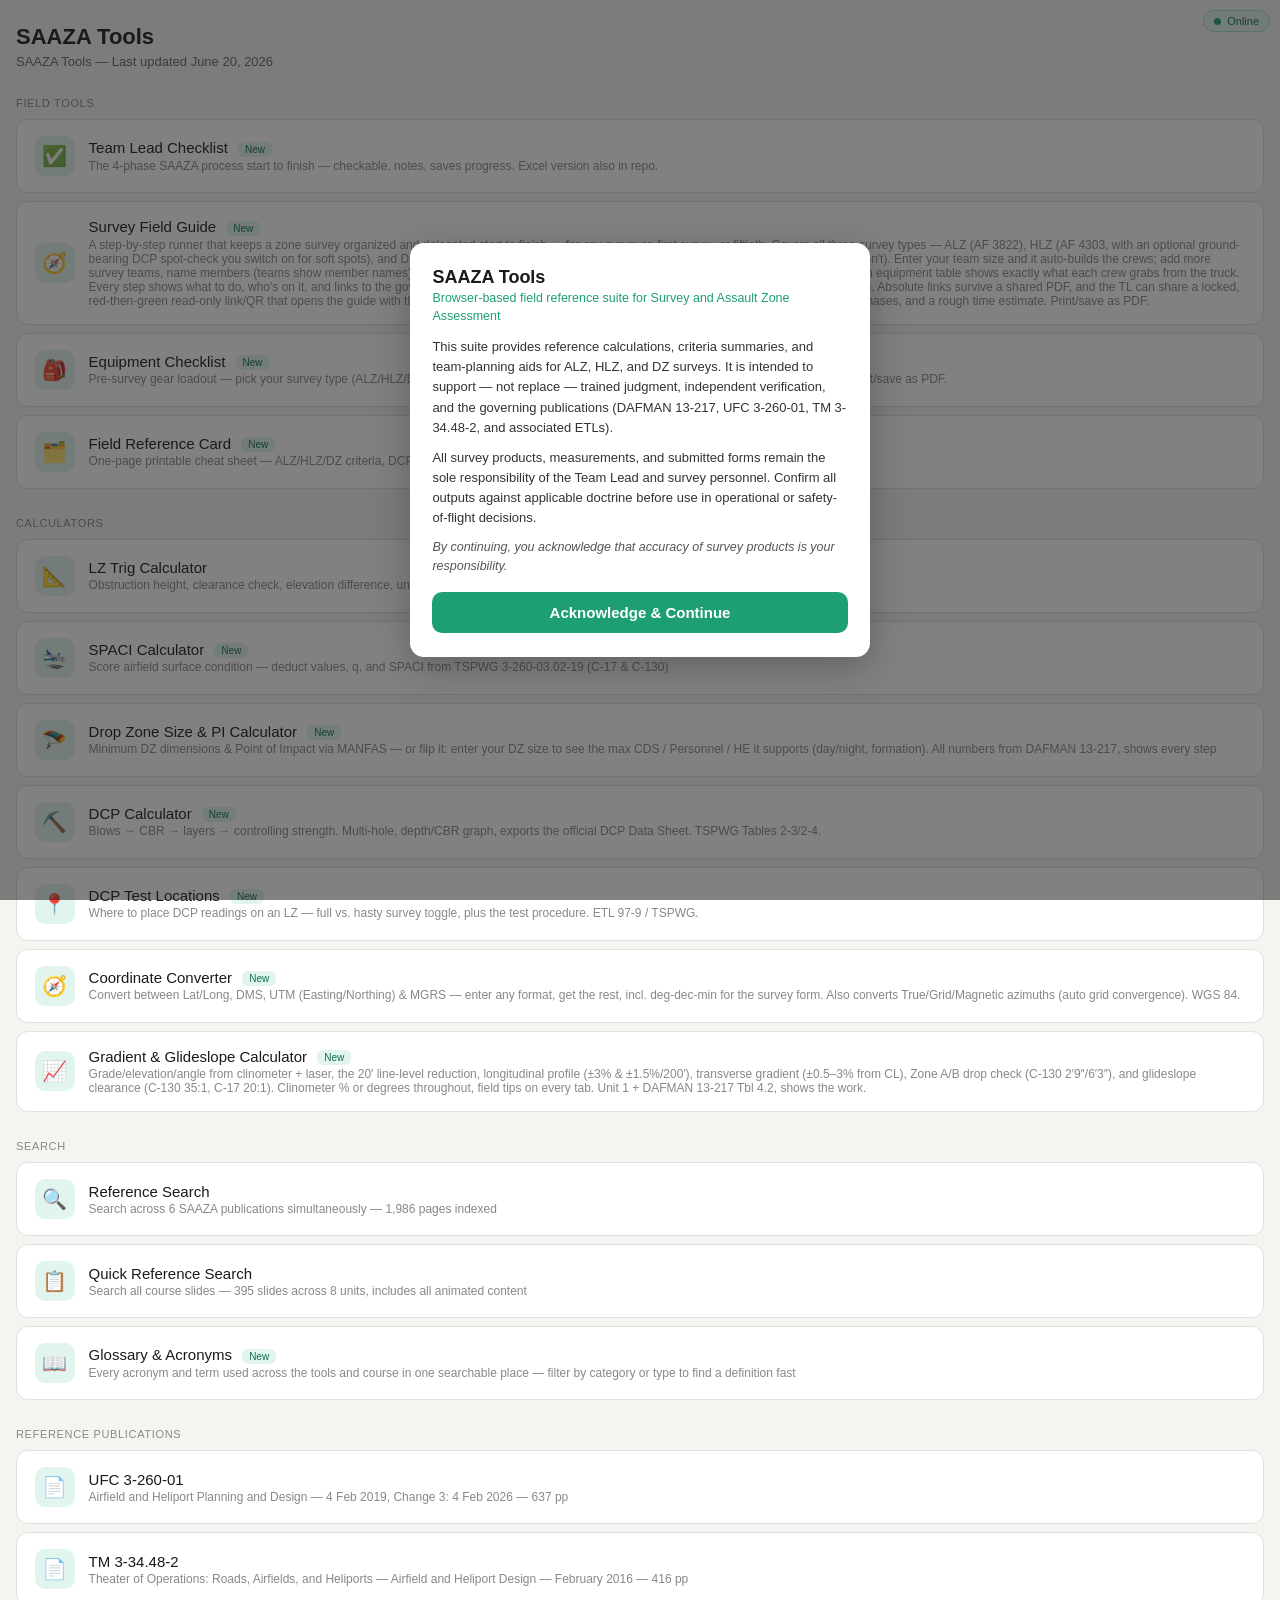
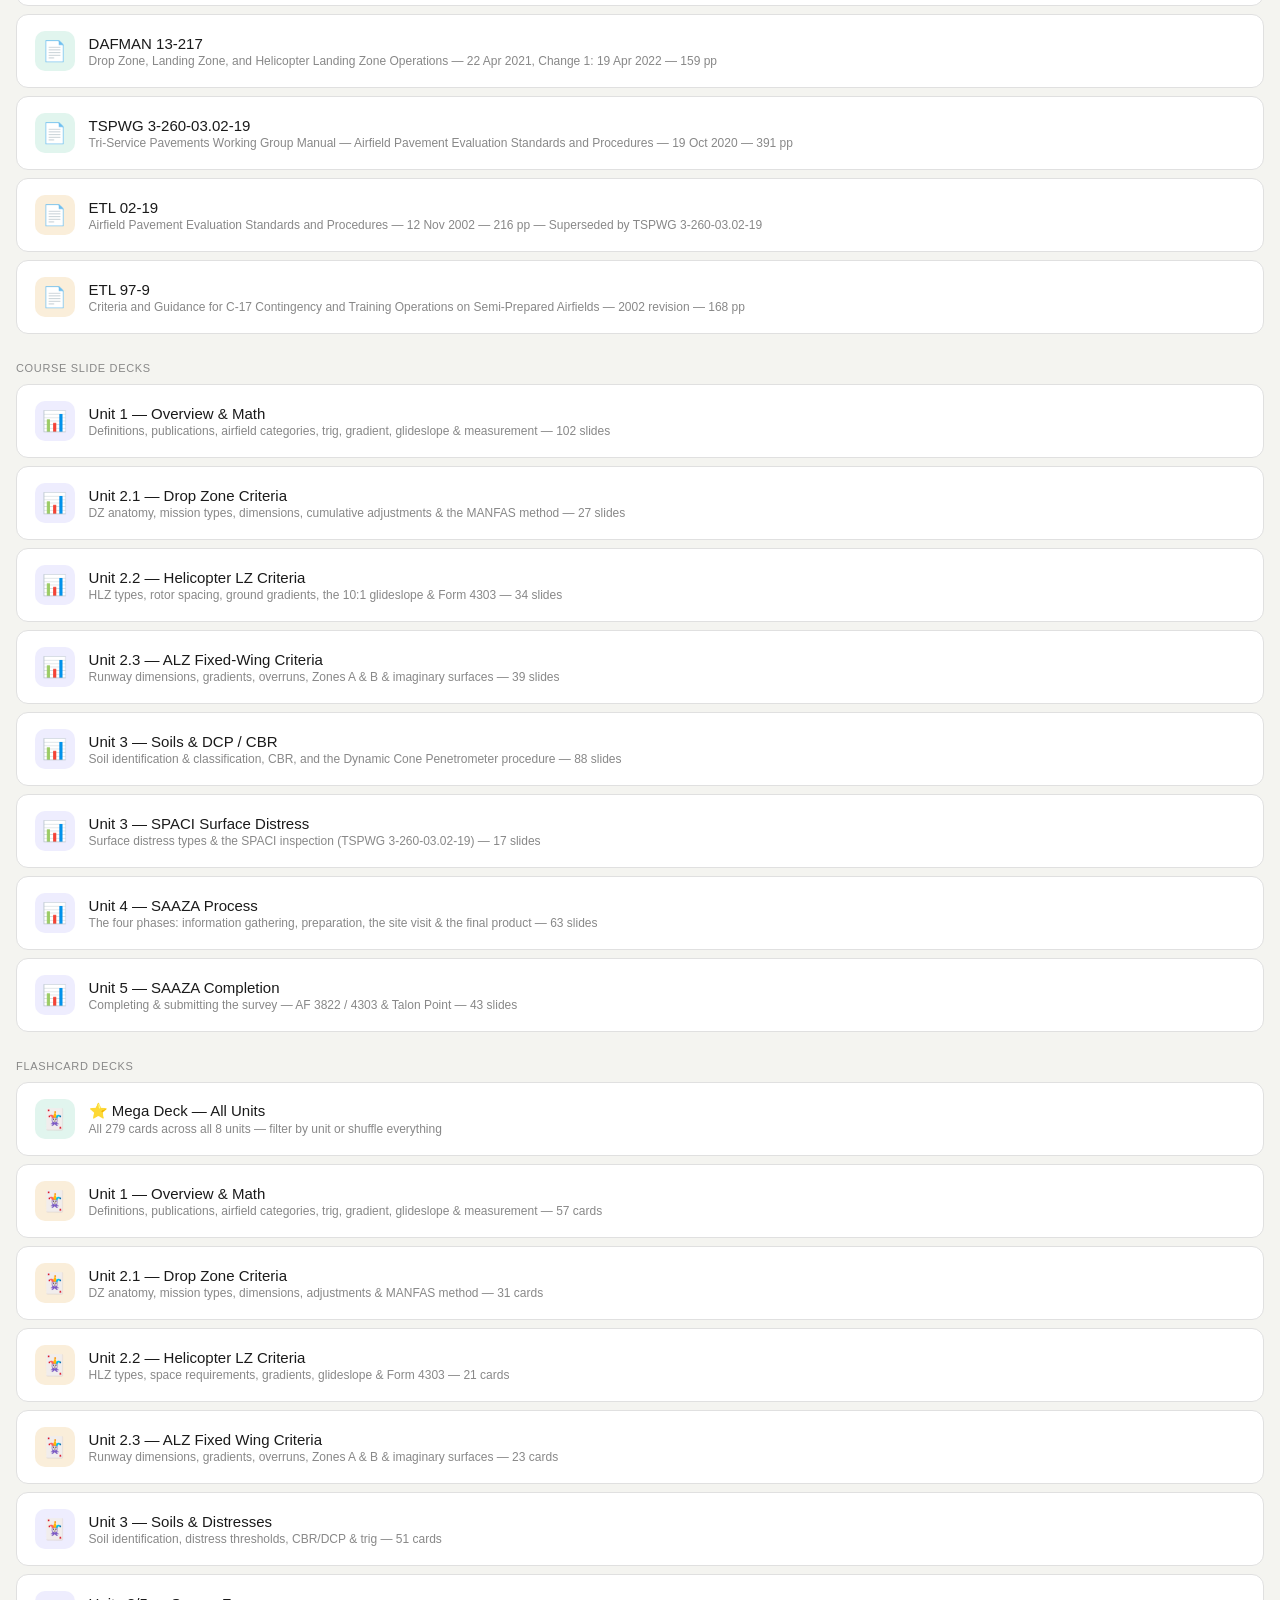
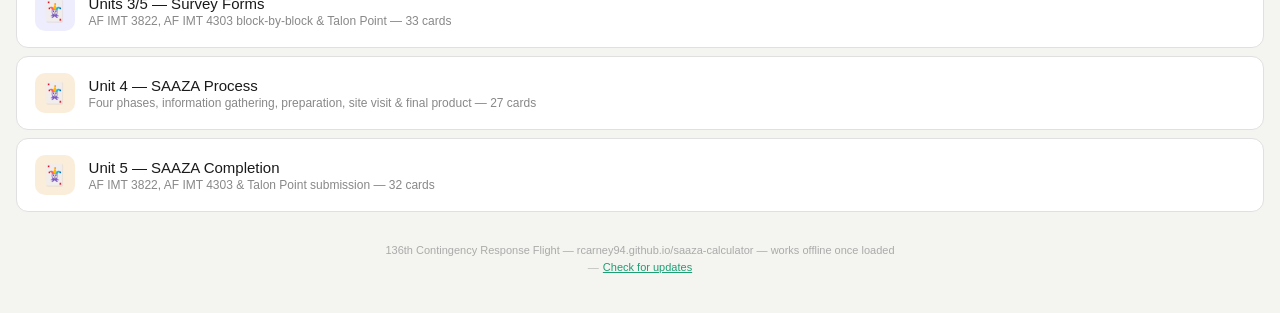
<file: index.html>
<!DOCTYPE html>
<html lang="en">
<head>
<meta charset="UTF-8"/>
<meta name="viewport" content="width=device-width, initial-scale=1.0"/>
<title>SAAZA Tools</title>
<link rel="manifest" href="manifest.json"/>
<meta name="theme-color" content="#1D9E75"/>
<link rel="apple-touch-icon" href="icon-192.png"/>
<meta name="apple-mobile-web-app-capable" content="yes"/>
<meta name="apple-mobile-web-app-status-bar-style" content="default"/>
<meta name="apple-mobile-web-app-title" content="SAAZA"/>
<style>
*{box-sizing:border-box;margin:0;padding:0}
body{font-family:-apple-system,BlinkMacSystemFont,"Segoe UI",Arial,sans-serif;background:#f4f4f0;color:#1a1a1a;min-height:100vh;padding:1.5rem 1rem}
.header{margin-bottom:1.75rem}
h1{font-size:22px;font-weight:600;margin-bottom:4px}
.sub{font-size:13px;color:#666}
.section-label{font-size:11px;font-weight:500;color:#888;text-transform:uppercase;letter-spacing:.06em;margin-bottom:10px}
.section{margin-bottom:1.75rem}
.tool-card{display:flex;align-items:center;gap:14px;background:#fff;border:1px solid #e0e0e0;border-radius:12px;padding:1rem 1.1rem;margin-bottom:8px;text-decoration:none;color:#1a1a1a;transition:border-color .15s}
.tool-card:hover{border-color:#1D9E75}
.icon{width:40px;height:40px;border-radius:10px;display:flex;align-items:center;justify-content:center;font-size:20px;flex-shrink:0}
.icon.green{background:#E1F5EE}
.icon.purple{background:#EEEDFE}
.icon.amber{background:#FAEEDA}
.tool-name{font-size:15px;font-weight:500;margin-bottom:2px}
.tool-desc{font-size:12px;color:#888}
.badge{display:inline-block;font-size:10px;padding:2px 7px;border-radius:6px;background:#E1F5EE;color:#0F6E56;margin-left:6px;vertical-align:middle;font-weight:500}
.footer{text-align:center;font-size:11px;color:#aaa;margin-top:2rem;padding-bottom:1rem}
/* connectivity pill (item 3) */
.net-pill{position:fixed;top:10px;right:10px;z-index:900;font-size:11px;font-weight:500;padding:4px 10px;border-radius:999px;display:flex;align-items:center;gap:6px;border:1px solid}
.net-pill .net-dot{width:7px;height:7px;border-radius:50%;flex-shrink:0}
.net-pill.online{background:#E1F5EE;color:#0F6E56;border-color:#9FE1CB}
.net-pill.online .net-dot{background:#1D9E75}
.net-pill.offline{background:#FAEEDA;color:#633806;border-color:#FAC775}
.net-pill.offline .net-dot{background:#BA7517}
/* PWA update banner (item 11) */
.pwa-banner{position:fixed;left:10px;right:10px;bottom:10px;z-index:1100;background:#fff;border:1px solid #cfcfc4;border-left:4px solid #1D9E75;border-radius:12px;box-shadow:0 6px 24px rgba(0,0,0,.22);padding:13px 15px;max-width:520px;margin:0 auto;display:none}
.pwa-banner.show{display:block}
.pwa-banner .pwa-msg{font-size:14px;font-weight:600;color:#1a1a1a;margin-bottom:4px}
.pwa-banner .pwa-warn{font-size:12px;color:#8a5a12;background:#FAEEDA;border-radius:7px;padding:7px 9px;line-height:1.45;margin:8px 0 11px}
.pwa-banner .pwa-btns{display:flex;gap:8px}
.pwa-banner .pwa-up{flex:1;background:#1D9E75;color:#fff;border:none;border-radius:9px;padding:11px;font-size:14px;font-weight:600;cursor:pointer}
.pwa-banner .pwa-up:disabled{opacity:.6}
.pwa-banner .pwa-later{background:#fff;color:#777;border:1px solid #d8d8cf;border-radius:9px;padding:11px 16px;font-size:14px;cursor:pointer}
.foot-ver{display:block;margin-top:5px;font-size:11px;color:#bbb}
.foot-ver button{background:none;border:none;color:#1D9E75;font-size:11px;cursor:pointer;text-decoration:underline;padding:0 0 0 4px}
/* first-use disclaimer (item 1) */
.disc-overlay{position:fixed;inset:0;background:rgba(26,26,26,.55);display:flex;align-items:center;justify-content:center;padding:1.25rem;z-index:1000}
.disc-overlay[hidden]{display:none}
.disc-card{background:#fff;border-radius:14px;max-width:460px;width:100%;padding:1.5rem 1.4rem;box-shadow:0 10px 40px rgba(0,0,0,.25)}
.disc-card h2{font-size:18px;font-weight:600;margin-bottom:2px}
.disc-card .disc-sub{font-size:12.5px;color:#1D9E75;font-weight:500;margin-bottom:12px;line-height:1.4}
.disc-card p{font-size:13px;color:#333;line-height:1.55;margin-bottom:10px}
.disc-card .disc-ack{font-size:12.5px;color:#555;font-style:italic;margin-bottom:16px;line-height:1.5}
.disc-btn{display:block;width:100%;background:#1D9E75;color:#fff;border:none;border-radius:10px;padding:12px;font-size:15px;font-weight:600;cursor:pointer}
.disc-btn:active{background:#178463}
</style>
</head>
<body>

<div class="net-pill online" id="net-pill"><span class="net-dot"></span><span class="net-label">Online</span></div>

<div class="pwa-banner" id="pwa-banner" role="alert">
  <div class="pwa-msg">A new version of the SAAZA Tools is available.</div>
  <div class="pwa-warn">If your signal is weak or spotty, wait until you have a strong, stable connection before updating — an interrupted update can leave the tools broken until you can reload with good signal.</div>
  <div class="pwa-btns">
    <button class="pwa-up" id="pwa-update-btn">Update now</button>
    <button class="pwa-later" id="pwa-later">Later</button>
  </div>
</div>

<div class="disc-overlay" id="disc-overlay" hidden>
  <div class="disc-card" role="dialog" aria-modal="true" aria-labelledby="disc-title">
    <h2 id="disc-title">SAAZA Tools</h2>
    <div class="disc-sub">Browser-based field reference suite for Survey and Assault Zone Assessment</div>
    <p>This suite provides reference calculations, criteria summaries, and team-planning aids for ALZ, HLZ, and DZ surveys. It is intended to support &mdash; not replace &mdash; trained judgment, independent verification, and the governing publications (DAFMAN 13-217, UFC 3-260-01, TM 3-34.48-2, and associated ETLs).</p>
    <p>All survey products, measurements, and submitted forms remain the sole responsibility of the Team Lead and survey personnel. Confirm all outputs against applicable doctrine before use in operational or safety-of-flight decisions.</p>
    <div class="disc-ack">By continuing, you acknowledge that accuracy of survey products is your responsibility.</div>
    <button class="disc-btn" id="disc-ack-btn">Acknowledge &amp; Continue</button>
  </div>
</div>

<div class="header">
  <h1>SAAZA Tools</h1>
  <p class="sub">SAAZA Tools &mdash; Last updated June 20, 2026</p>
</div>

<div class="section">
  <div class="section-label">Field tools</div>
  <a class="tool-card" href="SAAZA_Team_Lead_Checklist.html">
    <div class="icon green">✅</div>
    <div>
      <div class="tool-name">Team Lead Checklist <span class="badge">New</span></div>
      <div class="tool-desc">The 4-phase SAAZA process start to finish — checkable, notes, saves progress. Excel version also in repo.</div>
    </div>
  </a>
  <a class="tool-card" href="SAAZA_Survey_Field_Guide.html">
    <div class="icon green">🧭</div>
    <div>
      <div class="tool-name">Survey Field Guide <span class="badge">New</span></div>
      <div class="tool-desc">A step-by-step runner that keeps a zone survey organized and delegated start to finish — for any surveyor, first survey or fiftieth. Covers all three survey types — ALZ (AF 3822), HLZ (AF 4303, with an optional ground-bearing DCP spot-check you switch on for soft spots), and DZ (AF 3823) — and rebuilds the right crews for each (ALZ has a DCP team; HLZ/DZ don't). Enter your team size and it auto-builds the crews; add more survey teams, name members (teams show member names), and move people or hand individual tasks between teams for full flexibility. A per-team equipment table shows exactly what each crew grabs from the truck. Every step shows what to do, who's on it, and links to the governing publication, the exact class slide, and the app tool to use (right down to the tab). Absolute links survive a shared PDF, and the TL can share a locked, red-then-green read-only link/QR that opens the guide with the teams pre-built. In the field: focus to one team's tasks, check off steps, collapsible phases, and a rough time estimate. Print/save as PDF.</div>
    </div>
  </a>
  <a class="tool-card" href="SAAZA_Equipment_Checklist.html">
    <div class="icon green">🎒</div>
    <div>
      <div class="tool-name">Equipment Checklist <span class="badge">New</span></div>
      <div class="tool-desc">Pre-survey gear loadout — pick your survey type (ALZ/HLZ/DZ) to see exactly what it needs, check items off as you pack, saves automatically. Print/save as PDF.</div>
    </div>
  </a>
  <a class="tool-card" href="SAAZA_Field_Reference_Card.html">
    <div class="icon green">🗂️</div>
    <div>
      <div class="tool-name">Field Reference Card <span class="badge">New</span></div>
      <div class="tool-desc">One-page printable cheat sheet — ALZ/HLZ/DZ criteria, DCP rules, gradients, forms &amp; submission routing. The pocket backup to the digital tools.</div>
    </div>
  </a>
</div>

<div class="section">
  <div class="section-label">Calculators</div>
  <a class="tool-card" href="SAAZA_LZ_Trig_Calculator.html">
    <div class="icon green">📐</div>
    <div>
      <div class="tool-name">LZ Trig Calculator</div>
      <div class="tool-desc">Obstruction height, clearance check, elevation difference, unit conversions and more</div>
    </div>
  </a>
  <a class="tool-card" href="SAAZA_SPACI_Calculator.html">
    <div class="icon green">🛬</div>
    <div>
      <div class="tool-name">SPACI Calculator <span class="badge">New</span></div>
      <div class="tool-desc">Score airfield surface condition — deduct values, q, and SPACI from TSPWG 3-260-03.02-19 (C-17 &amp; C-130)</div>
    </div>
  </a>
  <a class="tool-card" href="SAAZA_DZ_Calculator.html">
    <div class="icon green">🪂</div>
    <div>
      <div class="tool-name">Drop Zone Size &amp; PI Calculator <span class="badge">New</span></div>
      <div class="tool-desc">Minimum DZ dimensions &amp; Point of Impact via MANFAS — or flip it: enter your DZ size to see the max CDS / Personnel / HE it supports (day/night, formation). All numbers from DAFMAN 13-217, shows every step</div>
    </div>
  </a>
  <a class="tool-card" href="SAAZA_DCP_Calculator.html">
    <div class="icon green">⛏️</div>
    <div>
      <div class="tool-name">DCP Calculator <span class="badge">New</span></div>
      <div class="tool-desc">Blows → CBR → layers → controlling strength. Multi-hole, depth/CBR graph, exports the official DCP Data Sheet. TSPWG Tables 2-3/2-4.</div>
    </div>
  </a>
  <a class="tool-card" href="SAAZA_DCP_Layout.html">
    <div class="icon green">📍</div>
    <div>
      <div class="tool-name">DCP Test Locations <span class="badge">New</span></div>
      <div class="tool-desc">Where to place DCP readings on an LZ — full vs. hasty survey toggle, plus the test procedure. ETL 97-9 / TSPWG.</div>
    </div>
  </a>
  <a class="tool-card" href="SAAZA_Coordinate_Converter.html">
    <div class="icon green">🧭</div>
    <div>
      <div class="tool-name">Coordinate Converter <span class="badge">New</span></div>
      <div class="tool-desc">Convert between Lat/Long, DMS, UTM (Easting/Northing) &amp; MGRS — enter any format, get the rest, incl. deg-dec-min for the survey form. Also converts True/Grid/Magnetic azimuths (auto grid convergence). WGS 84.</div>
    </div>
  </a>
  <a class="tool-card" href="SAAZA_Gradient_Calculator.html">
    <div class="icon green">📈</div>
    <div>
      <div class="tool-name">Gradient &amp; Glideslope Calculator <span class="badge">New</span></div>
      <div class="tool-desc">Grade/elevation/angle from clinometer + laser, the 20′ line-level reduction, longitudinal profile (±3% &amp; ±1.5%/200′), transverse gradient (±0.5–3% from CL), Zone A/B drop check (C-130 2′9″/6′3″), and glideslope clearance (C-130 35:1, C-17 20:1). Clinometer % or degrees throughout, field tips on every tab. Unit 1 + DAFMAN 13-217 Tbl 4.2, shows the work.</div>
    </div>
  </a>
</div>

<div class="section">
  <div class="section-label">Search</div>
  <a class="tool-card" href="SAAZA_Reference_Search.html">
    <div class="icon green">🔍</div>
    <div>
      <div class="tool-name">Reference Search</div>
      <div class="tool-desc">Search across 6 SAAZA publications simultaneously — 1,986 pages indexed</div>
    </div>
  </a>
  <a class="tool-card" href="SAAZA_Quick_Reference_Search.html">
    <div class="icon green">📋</div>
    <div>
      <div class="tool-name">Quick Reference Search</div>
      <div class="tool-desc">Search all course slides — 395 slides across 8 units, includes all animated content</div>
    </div>
  </a>
  <a class="tool-card" href="SAAZA_Glossary.html">
    <div class="icon green">📖</div>
    <div>
      <div class="tool-name">Glossary &amp; Acronyms <span class="badge">New</span></div>
      <div class="tool-desc">Every acronym and term used across the tools and course in one searchable place — filter by category or type to find a definition fast</div>
    </div>
  </a>
</div>

<div class="section">
  <div class="section-label">Reference publications</div>
  <a class="tool-card" href="refs/ufc_3_260_01_2019_c3.pdf">
    <div class="icon green">📄</div>
    <div>
      <div class="tool-name">UFC 3-260-01</div>
      <div class="tool-desc">Airfield and Heliport Planning and Design &mdash; 4 Feb 2019, Change 3: 4 Feb 2026 &mdash; 637 pp</div>
    </div>
  </a>
  <a class="tool-card" href="refs/TM_3_34_48_2.pdf">
    <div class="icon green">📄</div>
    <div>
      <div class="tool-name">TM 3-34.48-2</div>
      <div class="tool-desc">Theater of Operations: Roads, Airfields, and Heliports — Airfield and Heliport Design &mdash; February 2016 &mdash; 416 pp</div>
    </div>
  </a>
  <a class="tool-card" href="refs/dafman13-217.pdf">
    <div class="icon green">📄</div>
    <div>
      <div class="tool-name">DAFMAN 13-217</div>
      <div class="tool-desc">Drop Zone, Landing Zone, and Helicopter Landing Zone Operations &mdash; 22 Apr 2021, Change 1: 19 Apr 2022 &mdash; 159 pp</div>
    </div>
  </a>
  <a class="tool-card" href="refs/TSPWG_3_260_03_02_19.pdf">
    <div class="icon green">📄</div>
    <div>
      <div class="tool-name">TSPWG 3-260-03.02-19</div>
      <div class="tool-desc">Tri-Service Pavements Working Group Manual — Airfield Pavement Evaluation Standards and Procedures &mdash; 19 Oct 2020 &mdash; 391 pp</div>
    </div>
  </a>
  <a class="tool-card" href="refs/ETL_02-19.pdf">
    <div class="icon amber">📄</div>
    <div>
      <div class="tool-name">ETL 02-19</div>
      <div class="tool-desc">Airfield Pavement Evaluation Standards and Procedures &mdash; 12 Nov 2002 &mdash; 216 pp &mdash; Superseded by TSPWG 3-260-03.02-19</div>
    </div>
  </a>
  <a class="tool-card" href="refs/ETL_97-9.pdf">
    <div class="icon amber">📄</div>
    <div>
      <div class="tool-name">ETL 97-9</div>
      <div class="tool-desc">Criteria and Guidance for C-17 Contingency and Training Operations on Semi-Prepared Airfields &mdash; 2002 revision &mdash; 168 pp</div>
    </div>
  </a>
</div>

<div class="section">
  <div class="section-label">Course slide decks</div>
  <a class="tool-card" href="slides/slides_unit1.pdf">
    <div class="icon purple">📊</div>
    <div>
      <div class="tool-name">Unit 1 — Overview &amp; Math</div>
      <div class="tool-desc">Definitions, publications, airfield categories, trig, gradient, glideslope &amp; measurement &mdash; 102 slides</div>
    </div>
  </a>
  <a class="tool-card" href="slides/slides_unit2_1.pdf">
    <div class="icon purple">📊</div>
    <div>
      <div class="tool-name">Unit 2.1 — Drop Zone Criteria</div>
      <div class="tool-desc">DZ anatomy, mission types, dimensions, cumulative adjustments &amp; the MANFAS method &mdash; 27 slides</div>
    </div>
  </a>
  <a class="tool-card" href="slides/slides_unit2_2.pdf">
    <div class="icon purple">📊</div>
    <div>
      <div class="tool-name">Unit 2.2 — Helicopter LZ Criteria</div>
      <div class="tool-desc">HLZ types, rotor spacing, ground gradients, the 10:1 glideslope &amp; Form 4303 &mdash; 34 slides</div>
    </div>
  </a>
  <a class="tool-card" href="slides/slides_unit2_3.pdf">
    <div class="icon purple">📊</div>
    <div>
      <div class="tool-name">Unit 2.3 — ALZ Fixed-Wing Criteria</div>
      <div class="tool-desc">Runway dimensions, gradients, overruns, Zones A &amp; B &amp; imaginary surfaces &mdash; 39 slides</div>
    </div>
  </a>
  <a class="tool-card" href="slides/slides_unit3_soil.pdf">
    <div class="icon purple">📊</div>
    <div>
      <div class="tool-name">Unit 3 — Soils &amp; DCP / CBR</div>
      <div class="tool-desc">Soil identification &amp; classification, CBR, and the Dynamic Cone Penetrometer procedure &mdash; 88 slides</div>
    </div>
  </a>
  <a class="tool-card" href="slides/slides_unit3_spaci.pdf">
    <div class="icon purple">📊</div>
    <div>
      <div class="tool-name">Unit 3 — SPACI Surface Distress</div>
      <div class="tool-desc">Surface distress types &amp; the SPACI inspection (TSPWG 3-260-03.02-19) &mdash; 17 slides</div>
    </div>
  </a>
  <a class="tool-card" href="slides/slides_unit4.pdf">
    <div class="icon purple">📊</div>
    <div>
      <div class="tool-name">Unit 4 — SAAZA Process</div>
      <div class="tool-desc">The four phases: information gathering, preparation, the site visit &amp; the final product &mdash; 63 slides</div>
    </div>
  </a>
  <a class="tool-card" href="slides/slides_unit5.pdf">
    <div class="icon purple">📊</div>
    <div>
      <div class="tool-name">Unit 5 — SAAZA Completion</div>
      <div class="tool-desc">Completing &amp; submitting the survey — AF 3822 / 4303 &amp; Talon Point &mdash; 43 slides</div>
    </div>
  </a>
</div>

<div class="section">
  <div class="section-label">Flashcard decks</div>
  <a class="tool-card" href="SAAZA_Mega_Deck.html">
    <div class="icon green">🃏</div>
    <div>
      <div class="tool-name">⭐ Mega Deck — All Units</div>
      <div class="tool-desc">All 279 cards across all 8 units — filter by unit or shuffle everything</div>
    </div>
  </a>
  <a class="tool-card" href="SAAZA_Overview_Flashcards.html">
    <div class="icon amber">🃏</div>
    <div>
      <div class="tool-name">Unit 1 — Overview &amp; Math</div>
      <div class="tool-desc">Definitions, publications, airfield categories, trig, gradient, glideslope &amp; measurement — 57 cards</div>
    </div>
  </a>
  <a class="tool-card" href="SAAZA_DZ_Flashcards.html">
    <div class="icon amber">🃏</div>
    <div>
      <div class="tool-name">Unit 2.1 — Drop Zone Criteria</div>
      <div class="tool-desc">DZ anatomy, mission types, dimensions, adjustments &amp; MANFAS method — 31 cards</div>
    </div>
  </a>
  <a class="tool-card" href="SAAZA_HLZ_Flashcards.html">
    <div class="icon amber">🃏</div>
    <div>
      <div class="tool-name">Unit 2.2 — Helicopter LZ Criteria</div>
      <div class="tool-desc">HLZ types, space requirements, gradients, glideslope &amp; Form 4303 — 21 cards</div>
    </div>
  </a>
  <a class="tool-card" href="SAAZA_ALZ_Flashcards.html">
    <div class="icon amber">🃏</div>
    <div>
      <div class="tool-name">Unit 2.3 — ALZ Fixed Wing Criteria</div>
      <div class="tool-desc">Runway dimensions, gradients, overruns, Zones A &amp; B &amp; imaginary surfaces — 23 cards</div>
    </div>
  </a>
  <a class="tool-card" href="SAAZA_Flashcards.html">
    <div class="icon purple">🃏</div>
    <div>
      <div class="tool-name">Unit 3 — Soils &amp; Distresses</div>
      <div class="tool-desc">Soil identification, distress thresholds, CBR/DCP &amp; trig — 51 cards</div>
    </div>
  </a>
  <a class="tool-card" href="SAAZA_Forms_Flashcards.html">
    <div class="icon purple">🃏</div>
    <div>
      <div class="tool-name">Units 3/5 — Survey Forms</div>
      <div class="tool-desc">AF IMT 3822, AF IMT 4303 block-by-block &amp; Talon Point — 33 cards</div>
    </div>
  </a>
  <a class="tool-card" href="SAAZA_Process_Flashcards.html">
    <div class="icon amber">🃏</div>
    <div>
      <div class="tool-name">Unit 4 — SAAZA Process</div>
      <div class="tool-desc">Four phases, information gathering, preparation, site visit &amp; final product — 27 cards</div>
    </div>
  </a>
  <a class="tool-card" href="SAAZA_Completion_Flashcards.html">
    <div class="icon amber">🃏</div>
    <div>
      <div class="tool-name">Unit 5 — SAAZA Completion</div>
      <div class="tool-desc">AF IMT 3822, AF IMT 4303 &amp; Talon Point submission — 32 cards</div>
    </div>
  </a>
</div>

<div class="footer">136th Contingency Response Flight &mdash; rcarney94.github.io/saaza-calculator &mdash; works offline once loaded
  <span class="foot-ver"><span id="pwa-version">&mdash;</span><button id="pwa-check" type="button">Check for updates</button></span>
</div>

<script>
(function(){
  /* ---- Item 3: connectivity pill ---- */
  /* Reflects navigator.onLine and updates live on the browser's online/offline events.
     Note: "online" here means the device has a network connection, not that GitHub Pages
     is reachable. The tool works fully offline once loaded; this is just situational awareness. */
  var pill=document.getElementById('net-pill');
  function setNet(){
    if(!pill) return;
    var on=navigator.onLine;
    pill.className='net-pill '+(on?'online':'offline');
    var lbl=pill.querySelector('.net-label');
    if(lbl) lbl.textContent=on?'Online':'Offline';
  }
  window.addEventListener('online',setNet);
  window.addEventListener('offline',setNet);
  setNet();

  /* ---- Item 1: first-use disclaimer ---- */
  /* Shows once per browser. Acknowledgement is stored in localStorage so it never
     reappears unless the user clears site data. If localStorage is unavailable
     (e.g. private mode), it fails safe by showing the disclaimer each load. */
  var KEY='saaza_disclaimer_ack_v1';
  var ov=document.getElementById('disc-overlay');
  var acked=false;
  try{ acked=localStorage.getItem(KEY)==='1'; }catch(e){}
  if(ov && !acked) ov.hidden=false;
  var btn=document.getElementById('disc-ack-btn');
  if(btn) btn.addEventListener('click',function(){
    try{ localStorage.setItem(KEY,'1'); }catch(e){}
    if(ov) ov.hidden=true;
  });
})();
</script>

<script>
/* ---- PWA registration + controlled update flow (item 11) ---- */
(function(){
  if(!('serviceWorker' in navigator)) return;
  var refreshing=false, verEl, banner;

  // When the new worker takes control, reload once (covers this tab; other tabs reload too).
  navigator.serviceWorker.addEventListener('controllerchange', function(){
    if(refreshing) return; refreshing=true; window.location.reload();
  });

  function showBanner(worker){
    if(!banner || !worker) return;
    banner.classList.add('show');
    var btn=document.getElementById('pwa-update-btn');
    btn.onclick=function(){
      // only proceed if we still have signal — an interrupted swap is the bad case
      if(!navigator.onLine){ btn.textContent='Connect to a network first'; setTimeout(function(){btn.textContent='Update now';},2200); return; }
      btn.disabled=true; btn.textContent='Updating\u2026';
      worker.postMessage({type:'SKIP_WAITING'});   // -> sw calls skipWaiting -> controllerchange -> reload
    };
  }

  function watch(worker){            // show banner once a NEW worker finishes installing
    if(!worker) return;
    worker.addEventListener('statechange', function(){
      if(worker.state==='installed' && navigator.serviceWorker.controller) showBanner(worker);
    });
  }

  function askVersion(reg){
    var sw=navigator.serviceWorker.controller || (reg && reg.active);
    if(!sw) return;
    try{
      var ch=new MessageChannel();
      ch.port1.onmessage=function(e){ if(e.data && e.data.version && verEl) verEl.textContent='v'+e.data.version; };
      sw.postMessage({type:'GET_VERSION'}, [ch.port2]);
    }catch(e){}
  }

  window.addEventListener('load', function(){
    banner=document.getElementById('pwa-banner');
    verEl=document.getElementById('pwa-version');
    var later=document.getElementById('pwa-later');
    if(later) later.onclick=function(){ banner.classList.remove('show'); };

    navigator.serviceWorker.register('sw.js').then(function(reg){
      askVersion(reg);
      if(reg.waiting && navigator.serviceWorker.controller) showBanner(reg.waiting); // update already waiting
      if(reg.installing) watch(reg.installing);
      reg.addEventListener('updatefound', function(){ watch(reg.installing); });

      function check(){ if(navigator.onLine) reg.update().catch(function(){}); }
      document.addEventListener('visibilitychange', function(){ if(document.visibilityState==='visible') check(); });
      window.addEventListener('online', check);
      setInterval(check, 60*60*1000);  // hourly while open

      var mc=document.getElementById('pwa-check');
      if(mc) mc.onclick=function(){
        if(!navigator.onLine){ mc.textContent='Offline \u2014 connect first'; setTimeout(function(){mc.textContent='Check for updates';},2200); return; }
        mc.textContent='Checking\u2026';
        reg.update().then(function(){
          setTimeout(function(){
            if(reg.waiting){ showBanner(reg.waiting); mc.textContent='Check for updates'; }
            else { mc.textContent='Up to date \u2713'; setTimeout(function(){mc.textContent='Check for updates';},2500); }
          },800);
        }).catch(function(){ mc.textContent='Check for updates'; });
      };
    }).catch(function(){ /* registration failed; the page still works as an ordinary site */ });

    // once a controller exists (after first activate), fetch the version for the footer
    navigator.serviceWorker.ready.then(function(reg){ askVersion(reg); });
  });
})();
</script>

</body>
</html>
</file>
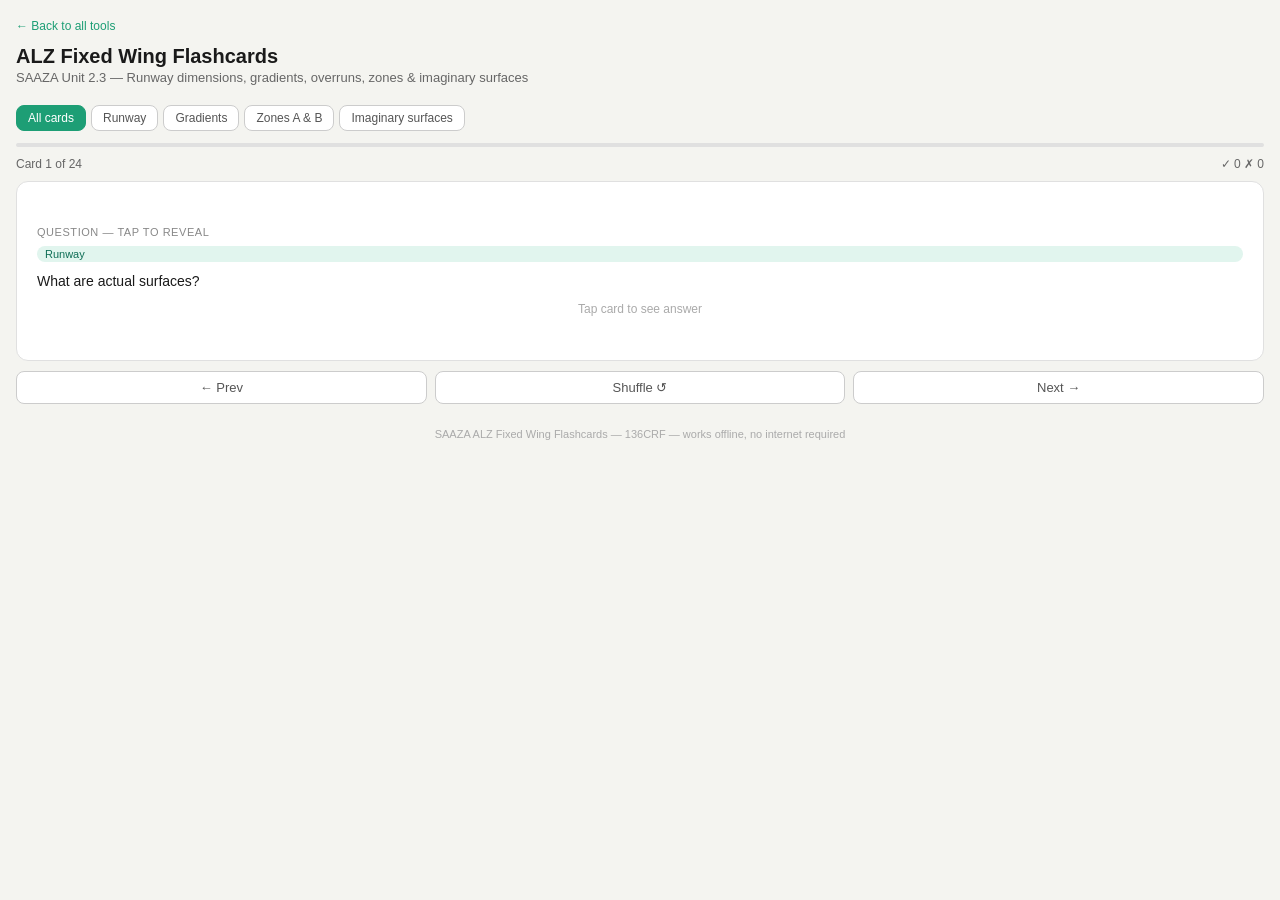
<file: SAAZA_ALZ_Flashcards.html>
<!DOCTYPE html>
<html lang="en">
<head>
<meta charset="UTF-8"/>
<meta name="viewport" content="width=device-width, initial-scale=1.0"/>
<title>SAAZA ALZ Fixed Wing Flashcards</title>
<style>
*{box-sizing:border-box;margin:0;padding:0}
body{font-family:-apple-system,BlinkMacSystemFont,"Segoe UI",Arial,sans-serif;background:#f4f4f0;color:#1a1a1a;padding:1rem;min-height:100vh}
a.back{display:inline-block;font-size:12px;color:#1D9E75;text-decoration:none;margin-bottom:12px}
h1{font-size:20px;font-weight:600;margin-bottom:2px}
.sub{font-size:13px;color:#666;margin-bottom:1.25rem}
.tnav{display:flex;flex-wrap:wrap;gap:5px;margin-bottom:12px}
.tb{padding:5px 11px;border:1px solid #ccc;border-radius:8px;background:#fff;cursor:pointer;font-size:12px;color:#555}
.tb.on{background:#1D9E75;color:#fff;border-color:#1D9E75;font-weight:500}
.prog{font-size:12px;color:#666;display:flex;justify-content:space-between;margin-bottom:10px}
.bar{height:4px;background:#e0e0e0;border-radius:2px;margin-bottom:10px;overflow:hidden}
.fill{height:100%;background:#1D9E75;border-radius:2px;transition:width .3s}
.card{border:1px solid #e0e0e0;border-radius:12px;padding:1.25rem;min-height:180px;display:flex;flex-direction:column;justify-content:center;cursor:pointer;background:#fff;margin-bottom:10px}
.card.ans{border-color:#1D9E75}
.clabel{font-size:11px;color:#888;margin-bottom:8px;text-transform:uppercase;letter-spacing:.05em}
.clabel.g{color:#1D9E75}
.tag{display:inline-block;font-size:11px;padding:2px 8px;border-radius:8px;margin-bottom:8px}
.td{background:#E1F5EE;color:#0F6E56}
.tp{background:#EEEDFE;color:#3C3489}
.tg{background:#FAEEDA;color:#633806}
.tm{background:#E6F1FB;color:#0C447C}
.te{background:#FAECE7;color:#712B13}
.ctext{font-size:14px;color:#1a1a1a;line-height:1.6;white-space:pre-line}
.hint{font-size:12px;color:#aaa;margin-top:10px;text-align:center}
.brow{display:grid;grid-template-columns:1fr 1fr 1fr;gap:8px;margin-bottom:10px}
.fb{padding:8px;border:1px solid #ccc;border-radius:8px;background:#fff;cursor:pointer;font-size:13px;color:#555}
.fb.ok{background:#EAF3DE;color:#27500A;border-color:#639922}
.fb.no{background:#FCEBEB;color:#791F1F;border-color:#E24B4A}
.nav{display:flex;gap:8px;margin-bottom:1rem}
.done{background:#f7f7f5;border-radius:12px;padding:1rem;text-align:center;display:none;margin-top:1rem}
.footer{text-align:center;font-size:11px;color:#aaa;margin-top:1.5rem;padding-bottom:1rem}
</style>
</head>
<body>
<a class="back" href="index.html">← Back to all tools</a>
<h1>ALZ Fixed Wing Flashcards</h1>
<p class="sub">SAAZA Unit 2.3 — Runway dimensions, gradients, overruns, zones & imaginary surfaces</p>
<div class="tnav">
<button class="tb on" onclick="setT('all',this)">All cards</button>
<button class="tb" onclick="setT('rwy',this)">Runway</button>
<button class="tb" onclick="setT('grad',this)">Gradients</button>
<button class="tb" onclick="setT('zones',this)">Zones A & B</button>
<button class="tb" onclick="setT('imag',this)">Imaginary surfaces</button>
</div>
<div class="bar"><div class="fill" id="fill" style="width:0%"></div></div>
<div class="prog"><span id="pr">Card 1</span><span id="sc">✓ 0  ✗ 0</span></div>
<div class="card" id="cf" onclick="flip()">
<div class="clabel">Question — tap to reveal</div>
<div class="tag" id="tg"></div>
<div class="ctext" id="cq"></div>
<div class="hint">Tap card to see answer</div>
</div>
<div class="card ans" id="cb" onclick="flip()" style="display:none">
<div class="clabel g">Answer — tap to go back</div>
<div class="ctext" id="ca"></div>
</div>
<div class="brow" id="br" style="display:none">
<button class="fb no" onclick="mark(0)">✗ Missed</button>
<button class="fb" onclick="mark(2)">→ Skip</button>
<button class="fb ok" onclick="mark(1)">✓ Got it</button>
</div>
<div class="nav">
<button class="fb" style="flex:1" onclick="go(-1)">← Prev</button>
<button class="fb" style="flex:1" onclick="shuf()">Shuffle ↺</button>
<button class="fb" style="flex:1" onclick="go(1)">Next →</button>
</div>
<div class="done" id="dn">
<div style="font-size:15px;font-weight:600;margin-bottom:6px">Deck complete!</div>
<div style="font-size:13px;color:#666" id="fs"></div>
<button class="fb" style="margin-top:10px" onclick="restart()">Restart ↺</button>
</div>
<div class="footer">SAAZA ALZ Fixed Wing Flashcards — 136CRF — works offline, no internet required</div>
<script>
var D=[
{t:'rwy',q:'What are actual surfaces?',a:'Ground surfaces that an aircraft will operate on or near that will affect the aircraft\'s safety:\n1. Runway\n2. Overrun\n3. Zone A Vertical Obstruction Clearance\n4. Zone B Vertical Obstruction Clearance'},
{t:'rwy',q:'What is a runway?',a:'A rectangular area of an airfield prepared for the landing and takeoff of aircraft'},
{t:'rwy',q:'C-130 semi-prepared runway dimensions?',a:'Length: 3,000 ft\nWidth: 60 ft'},
{t:'rwy',q:'C-17 semi-prepared runway dimensions?',a:'Length: 3,500 ft\nWidth: 90 ft'},
{t:'rwy',q:'What is the transverse gradient requirement from centerline?',a:'-0.5% to -3% from centerline (slopes away from centerline for drainage)'},
{t:'rwy',q:'What is an overrun?',a:'An area the width of the runway plus prepared shoulders, extending 300 ft from each end of the runway into the clear zone'},
{t:'grad',q:'What is the maximum longitudinal gradient for a runway?',a:'+/- 3% cumulative over the entire runway length'},
{t:'grad',q:'What is the maximum longitudinal gradient change per 200 feet?',a:'+/- 1.5% change per 200 feet — no single 200\' segment can change more than 1.5%'},
{t:'grad',q:'What is the maximum transverse gradient?',a:'+/- 0.5% to 3% — must slope away from centerline for drainage'},
{t:'grad',q:'What is the overrun gradient limit?',a:'+/- 3% cumulative\n+/- 1.5% per 200\''},
{t:'grad',q:'How many 20\' longitudinal gradient readings are taken for a C-130 ALZ?',a:'150 readings (3,000\' ÷ 20\' = 150)\nGrouped into 15 averages of 200\'\nThen 1 cumulative 3,000\' average'},
{t:'grad',q:'How many transverse gradient readings are taken for a C-130 ALZ?',a:'28 readings at 15\' intervals\n7 averages of 60\''},
{t:'zones',q:'What does Zone A protect against?',a:'Potentially hazardous obstacles to the outboard nacelle — measured from the edge of usable runway'},
{t:'zones',q:'What does Zone B protect against?',a:'Area from Zone A to the wing tip — extends outward from the outside edge of Zone A'},
{t:'zones',q:'Where do Zones A and B run?',a:'Zones wrap around the entirety of the runway — both sides and both ends'},
{t:'zones',q:'When can the AF Form 3822 be used for Zone A and B evaluation?',a:'For new LZ construction — enter graded area data in B-Zone and shoulders in A-Zone blocks'},
{t:'imag',q:'What are imaginary surfaces?',a:'Surfaces in space established around an LZ in relation to runways/helipads\nDesigned to protect airspace around the airfield\nThree types: Approach/Departure Clearance, Reportable Region, Controlling Region'},
{t:'imag',q:'What is the Reportable Region (RR)?',a:'Any penetration of Glideslope Ratios within the Approach-Departure Clearance Surface\nInner edge originates at end of overrun, full width to outside corners of B Zones\nObstacles in RR do NOT drive the controlling obstacle or GSR to the runway'},
{t:'imag',q:'What is the Controlling Region (CR)?',a:'Extends from runway threshold to end of approach-departure clearance surface (T/M/S specific)\nControlling GSR derived from the most restrictive obstacle (controlling obstacle) within the CR\nControlling GSR for at least one runway must meet minimum departure obstacle clearance'},
{t:'imag',q:'What is the glideslope ratio for C-17?',a:'20:1 slope for C-17'},
{t:'imag',q:'What is the glideslope ratio for C-130?',a:'35:1 slope for C-130'},
{t:'imag',q:'What is the clear zone vertical obstruction clearance height?',a:'20 ft — obstacles in the clear zone must not exceed 20 ft'},
{t:'imag',q:'What publication contains minimum runway dimensions table?',a:'DAFMAN 13-217, Table 4.1'},
{t:'imag',q:'What publication contains LZ runway slopes and vertical obstruction clearances?',a:'DAFMAN 13-217, Table 4.2'},
];
var TG={rwy:'td',grad:'tg',zones:'tp',imag:'tm'};
var TL={rwy:'Runway',grad:'Gradients',zones:'Zones A & B',imag:'Imaginary Surfaces'};
var deck=[],idx=0,flipped=false,cor=0,wrg=0,topic='all';
function build(){deck=topic==='all'?D.slice():D.filter(function(c){return c.t===topic;});idx=0;cor=0;wrg=0;show();}
function setT(t,b){topic=t;document.querySelectorAll('.tb').forEach(function(x){x.classList.remove('on');});b.classList.add('on');build();}
function show(){
var done=idx>=deck.length;
document.getElementById('dn').style.display=done?'block':'none';
document.getElementById('cf').style.display=done?'none':'flex';
document.getElementById('cb').style.display='none';
document.getElementById('br').style.display='none';
flipped=false;
if(done){document.getElementById('fs').textContent='✓ '+cor+' correct   ✗ '+wrg+' missed   → '+(deck.length-cor-wrg)+' skipped';return;}
var c=deck[idx];
document.getElementById('cq').textContent=c.q;
document.getElementById('ca').textContent=c.a;
document.getElementById('tg').textContent=TL[c.t];
document.getElementById('tg').className='tag '+TG[c.t];
document.getElementById('pr').textContent='Card '+(idx+1)+' of '+deck.length;
document.getElementById('sc').textContent='✓ '+cor+'  ✗ '+wrg;
document.getElementById('fill').style.width=(deck.length>0?Math.round(cor/deck.length*100):0)+'%';
}
function flip(){flipped=!flipped;document.getElementById('cf').style.display=flipped?'none':'flex';document.getElementById('cb').style.display=flipped?'flex':'none';document.getElementById('br').style.display=flipped?'grid':'none';}
function mark(r){if(r===1)cor++;else if(r===0)wrg++;idx++;show();}
function go(d){var n=idx+d;if(n>=0&&n<deck.length){idx=n;flipped=false;show();}}
function shuf(){for(var i=deck.length-1;i>0;i--){var j=Math.floor(Math.random()*(i+1));var tmp=deck[i];deck[i]=deck[j];deck[j]=tmp;}idx=0;cor=0;wrg=0;show();}
function restart(){idx=0;cor=0;wrg=0;document.getElementById('dn').style.display='none';show();}
build();
</script>
</body>
</html>
</file>
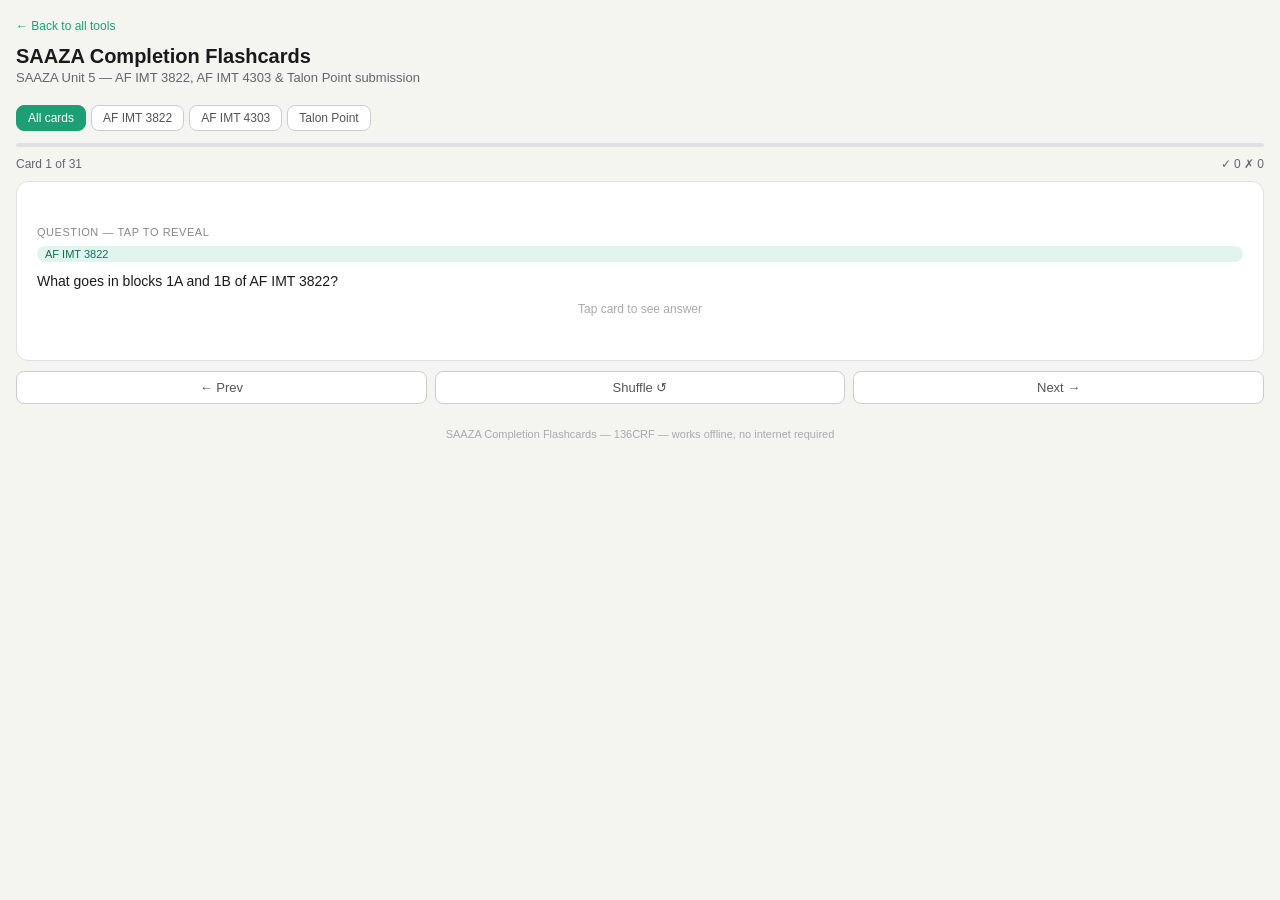
<file: SAAZA_Completion_Flashcards.html>
<!DOCTYPE html>
<html lang="en">
<head>
<meta charset="UTF-8"/>
<meta name="viewport" content="width=device-width, initial-scale=1.0"/>
<title>SAAZA Completion Flashcards</title>
<style>
*{box-sizing:border-box;margin:0;padding:0}
body{font-family:-apple-system,BlinkMacSystemFont,"Segoe UI",Arial,sans-serif;background:#f4f4f0;color:#1a1a1a;padding:1rem;min-height:100vh}
a.back{display:inline-block;font-size:12px;color:#1D9E75;text-decoration:none;margin-bottom:12px}
h1{font-size:20px;font-weight:600;margin-bottom:2px}
.sub{font-size:13px;color:#666;margin-bottom:1.25rem}
.tnav{display:flex;flex-wrap:wrap;gap:5px;margin-bottom:12px}
.tb{padding:5px 11px;border:1px solid #ccc;border-radius:8px;background:#fff;cursor:pointer;font-size:12px;color:#555}
.tb.on{background:#1D9E75;color:#fff;border-color:#1D9E75;font-weight:500}
.prog{font-size:12px;color:#666;display:flex;justify-content:space-between;margin-bottom:10px}
.bar{height:4px;background:#e0e0e0;border-radius:2px;margin-bottom:10px;overflow:hidden}
.fill{height:100%;background:#1D9E75;border-radius:2px;transition:width .3s}
.card{border:1px solid #e0e0e0;border-radius:12px;padding:1.25rem;min-height:180px;display:flex;flex-direction:column;justify-content:center;cursor:pointer;background:#fff;margin-bottom:10px}
.card.ans{border-color:#1D9E75}
.clabel{font-size:11px;color:#888;margin-bottom:8px;text-transform:uppercase;letter-spacing:.05em}
.clabel.g{color:#1D9E75}
.tag{display:inline-block;font-size:11px;padding:2px 8px;border-radius:8px;margin-bottom:8px}
.td{background:#E1F5EE;color:#0F6E56}
.tp{background:#EEEDFE;color:#3C3489}
.tg{background:#FAEEDA;color:#633806}
.tm{background:#E6F1FB;color:#0C447C}
.ctext{font-size:14px;color:#1a1a1a;line-height:1.6;white-space:pre-line}
.hint{font-size:12px;color:#aaa;margin-top:10px;text-align:center}
.brow{display:grid;grid-template-columns:1fr 1fr 1fr;gap:8px;margin-bottom:10px}
.fb{padding:8px;border:1px solid #ccc;border-radius:8px;background:#fff;cursor:pointer;font-size:13px;color:#555}
.fb.ok{background:#EAF3DE;color:#27500A;border-color:#639922}
.fb.no{background:#FCEBEB;color:#791F1F;border-color:#E24B4A}
.nav{display:flex;gap:8px;margin-bottom:1rem}
.done{background:#f7f7f5;border-radius:12px;padding:1rem;text-align:center;display:none;margin-top:1rem}
.footer{text-align:center;font-size:11px;color:#aaa;margin-top:1.5rem;padding-bottom:1rem}
</style>
</head>
<body>
<a class="back" href="index.html">← Back to all tools</a>
<h1>SAAZA Completion Flashcards</h1>
<p class="sub">SAAZA Unit 5 — AF IMT 3822, AF IMT 4303 & Talon Point submission</p>
<div class="tnav">
<button class="tb on" onclick="setT('all',this)">All cards</button>
<button class="tb" onclick="setT('3822',this)">AF IMT 3822</button>
<button class="tb" onclick="setT('4303',this)">AF IMT 4303</button>
<button class="tb" onclick="setT('db',this)">Talon Point</button>
</div>
<div class="bar"><div class="fill" id="fill" style="width:0%"></div></div>
<div class="prog"><span id="pr">Card 1</span><span id="sc">✓ 0  ✗ 0</span></div>
<div class="card" id="cf" onclick="flip()">
<div class="clabel">Question — tap to reveal</div>
<div class="tag" id="tg"></div>
<div class="ctext" id="cq"></div>
<div class="hint">Tap card to see answer</div>
</div>
<div class="card ans" id="cb" onclick="flip()" style="display:none">
<div class="clabel g">Answer — tap to go back</div>
<div class="ctext" id="ca"></div>
</div>
<div class="brow" id="br" style="display:none">
<button class="fb no" onclick="mark(0)">✗ Missed</button>
<button class="fb" onclick="mark(2)">→ Skip</button>
<button class="fb ok" onclick="mark(1)">✓ Got it</button>
</div>
<div class="nav">
<button class="fb" style="flex:1" onclick="go(-1)">← Prev</button>
<button class="fb" style="flex:1" onclick="shuf()">Shuffle ↺</button>
<button class="fb" style="flex:1" onclick="go(1)">Next →</button>
</div>
<div class="done" id="dn">
<div style="font-size:15px;font-weight:600;margin-bottom:6px">Deck complete!</div>
<div style="font-size:13px;color:#666" id="fs"></div>
<button class="fb" style="margin-top:10px" onclick="restart()">Restart ↺</button>
</div>
<div class="footer">SAAZA Completion Flashcards — 136CRF — works offline, no internet required</div>
<script>
var D=[
{t:'3822',q:'What goes in blocks 1A and 1B of AF IMT 3822?',a:'1A: LZ Name (bird name or location)\n1B: HQ AMC/A3DT will update after submission if approved — leave blank'},
{t:'3822',q:'What goes in blocks 2A and 2B of AF IMT 3822?',a:'2A: Country where LZ is located\n2B: State, province, or territory'},
{t:'3822',q:'What goes in block 3 of AF IMT 3822?',a:'Map series, sheet number, edition, and date of map used (if used)'},
{t:'3822',q:'What goes in block 4A of AF IMT 3822?',a:'Date physical survey was conducted\nTeam Leader name, grade, phone number, and unit'},
{t:'3822',q:'What goes in block 4B of AF IMT 3822?',a:'Date reviewed, reviewer name, grade, phone number, unit and location, with signature\nUser, Safety Officer, Squadron/ACE/MAGTF Commander'},
{t:'3822',q:'What goes in block 4C of AF IMT 3822?',a:'Date approved/disapproved\nSquadron/ACE/MAGTF Commander name, grade, phone number, unit and location, with signature'},
{t:'3822',q:'Who is listed as LZ Controlling Agency/Unit on AF IMT 3822?',a:'YOU — the surveying unit, if surveying for operations you will support\nRange Control info goes below — gained during Information Gathering'},
{t:'3822',q:'What is the unit of measure throughout AF IMT 3822?',a:'Feet — always actual ground data, NOT the minimums required'},
{t:'3822',q:'What goes in blocks 9A/B of AF IMT 3822?',a:'WGS-84 coordinates for GPS derived (almost always)\nLat/long to nearest 1/1000th of a minute'},
{t:'3822',q:'What goes in blocks 9C-E of AF IMT 3822?',a:'Grid Zone, easting and northing obtained from map (different than MGRS)'},
{t:'3822',q:'What goes in blocks 9F-H of AF IMT 3822?',a:'Grid zone, square designator, 10-digit grid, and lat/longs to the nearest 1/1000th minute'},
{t:'3822',q:'What goes in block 10A of AF IMT 3822?',a:'Type of surface — use letter identifier'},
{t:'3822',q:'What goes in block 10B of AF IMT 3822?',a:'Thickness and strength (CBR) of each soil layer from the controlling point'},
{t:'3822',q:'What goes in block 11A of AF IMT 3822?',a:'Glideslope ratio used to determine obstacle clearance for BOTH arrival AND departure zones'},
{t:'3822',q:'What goes in block 11B of AF IMT 3822?',a:'Percentage of slope for longitudinal gradient\nUse "+" for upslope and "-" for downslope'},
{t:'3822',q:'What goes in blocks 12A-H of AF IMT 3822?',a:'Percent slope for each gradient section\nUse "+" for upslope and "-" for downslope'},
{t:'3822',q:'What goes in block 12I of AF IMT 3822?',a:'List any obstacle penetrations'},
{t:'3822',q:'What must the LZ Diagram include on AF IMT 3822?',a:'North arrow, scale, runway dimensions and headings, overrun dimensions, obstacle locations with heights and distances, access roads, any relevant features'},
{t:'4303',q:'What goes in blocks 1A/B and 2A/B of AF IMT 4303?',a:'Same as 3822:\n1A: LZ Name, 1B: HQ AMC update after approval\n2A: Country, 2B: State/province/territory'},
{t:'4303',q:'What goes in block 6 of AF IMT 4303?',a:'Approach and departure axis information including ratios and any restricted/obstructed quadrants'},
{t:'4303',q:'What goes in block 7 of AF IMT 4303?',a:'Coordinates — WGS-84 for GPS derived (almost always)\nPrimary run-in heading\nLat/long to nearest 1/1000th minute'},
{t:'4303',q:'What goes in block 8A/B of AF IMT 4303?',a:'LZ Dimensions — length and width in feet'},
{t:'4303',q:'What goes in block 8C of AF IMT 4303?',a:'Elevation in feet MSL'},
{t:'4303',q:'What goes in block 8D of AF IMT 4303?',a:'Maximum T/M/S of requesting agency'},
{t:'4303',q:'What goes in block 8E of AF IMT 4303?',a:'Obstructions to approach and departure — note which quadrants are affected'},
{t:'4303',q:'What goes in block 8F of AF IMT 4303?',a:'LZ slope from approach angle'},
{t:'4303',q:'What goes in block 9 of AF IMT 4303?',a:'Describe items from block 8E and other concerns\nInclude obstruction radials, heights, and surface conditions\nExample: "45\' palm trees from 310 radial to 035 radial"'},
{t:'4303',q:'What must the HLZ diagram on AF IMT 4303 show?',a:'All obstructions with distances and heights\nApproach/departure axes\nScale and north arrow\nMagnetic variation (MVAR)\nLZ dimensions'},
{t:'db',q:'What is Talon Point?',a:'The SAAZA database system where completed surveys are submitted, reviewed, approved, and stored\nNIPR: https://talonpoint.net/\nSIPR: https://talonpoint.snlca.nro.smil.mil/TalonPoint/home'},
{t:'db',q:'What is the Talon Point routing sequence?',a:'1. Survey completed by MSAAZA/SAAZA Marine\n2. Routed for QC to EAF OIC/MAW Rep\n3. QC routes to MAG ASO/MAW DOS for Safety of Flight review\n4. ASO routes to MAG CO/MAW CG\n5. MAG CO/MAW CG approves or disapproves'},
{t:'db',q:'What are Zone Availability Reports (ZARs)?',a:'Reports found in Talon Point that show the status and availability of previously surveyed zones\nBest starting point during the information gathering phase'},
];
var TG={'3822':'td','4303':'tp',db:'tg'};
var TL={'3822':'AF IMT 3822','4303':'AF IMT 4303',db:'Talon Point'};
var deck=[],idx=0,flipped=false,cor=0,wrg=0,topic='all';
function build(){deck=topic==='all'?D.slice():D.filter(function(c){return c.t===topic;});idx=0;cor=0;wrg=0;show();}
function setT(t,b){topic=t;document.querySelectorAll('.tb').forEach(function(x){x.classList.remove('on');});b.classList.add('on');build();}
function show(){
var done=idx>=deck.length;
document.getElementById('dn').style.display=done?'block':'none';
document.getElementById('cf').style.display=done?'none':'flex';
document.getElementById('cb').style.display='none';
document.getElementById('br').style.display='none';
flipped=false;
if(done){document.getElementById('fs').textContent='✓ '+cor+' correct   ✗ '+wrg+' missed   → '+(deck.length-cor-wrg)+' skipped';return;}
var c=deck[idx];
document.getElementById('cq').textContent=c.q;
document.getElementById('ca').textContent=c.a;
document.getElementById('tg').textContent=TL[c.t];
document.getElementById('tg').className='tag '+TG[c.t];
document.getElementById('pr').textContent='Card '+(idx+1)+' of '+deck.length;
document.getElementById('sc').textContent='✓ '+cor+'  ✗ '+wrg;
document.getElementById('fill').style.width=(deck.length>0?Math.round(cor/deck.length*100):0)+'%';
}
function flip(){flipped=!flipped;document.getElementById('cf').style.display=flipped?'none':'flex';document.getElementById('cb').style.display=flipped?'flex':'none';document.getElementById('br').style.display=flipped?'grid':'none';}
function mark(r){if(r===1)cor++;else if(r===0)wrg++;idx++;show();}
function go(d){var n=idx+d;if(n>=0&&n<deck.length){idx=n;flipped=false;show();}}
function shuf(){for(var i=deck.length-1;i>0;i--){var j=Math.floor(Math.random()*(i+1));var tmp=deck[i];deck[i]=deck[j];deck[j]=tmp;}idx=0;cor=0;wrg=0;show();}
function restart(){idx=0;cor=0;wrg=0;document.getElementById('dn').style.display='none';show();}
build();
</script>
</body>
</html>
</file>
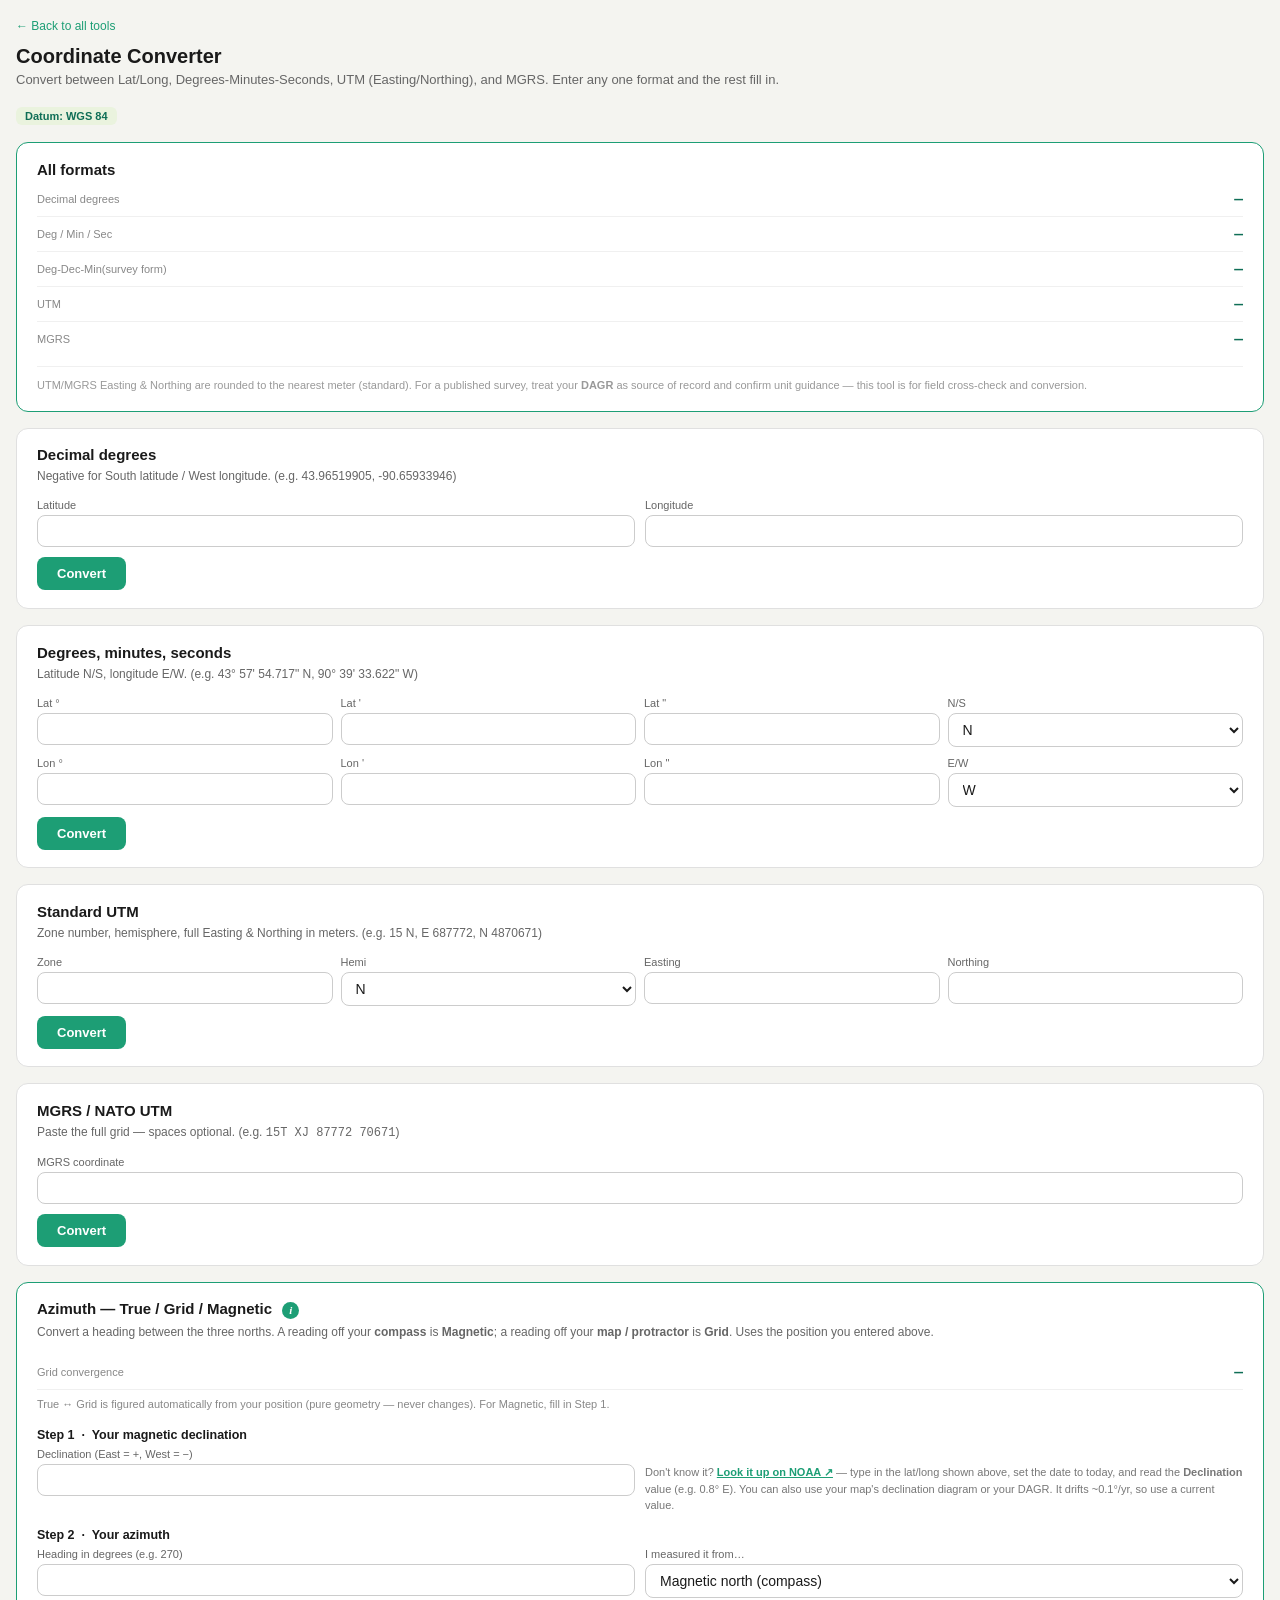
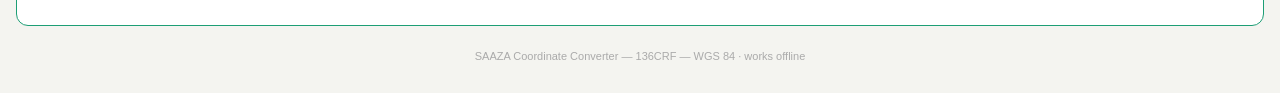
<file: SAAZA_Coordinate_Converter.html>
<!DOCTYPE html>
<html lang="en">
<head>
<meta charset="UTF-8"/>
<meta name="viewport" content="width=device-width, initial-scale=1.0"/>
<title>SAAZA Coordinate Converter</title>
<style>
  *, *::before, *::after { box-sizing: border-box; margin: 0; padding: 0; }
  body { font-family: -apple-system, BlinkMacSystemFont, "Segoe UI", Arial, sans-serif; background: #f4f4f0; color: #1a1a1a; min-height: 100vh; padding: 1rem; }
  h1 { font-size: 20px; font-weight: 600; color: #1a1a1a; margin-bottom: 2px; }
  .subtitle { font-size: 13px; color: #666; margin-bottom: 1rem; line-height: 1.5; }
  .datum { display:inline-block; font-size: 11px; color:#0F6E56; background:#EAF3DE; border-radius:6px; padding:3px 9px; margin-bottom:1.1rem; font-weight:600; }
  .card { background: #fff; border: 1px solid #e0e0e0; border-radius: 12px; padding: 1.1rem 1.25rem; margin-bottom: 1rem; }
  .card.out { border-color:#1D9E75; border-width:1.5px; }
  .card-title { font-size: 15px; font-weight: 600; color: #1a1a1a; margin-bottom: 4px; }
  .card-desc { font-size: 12px; color: #666; margin-bottom: 14px; line-height: 1.5; }
  .field-grid { display: grid; grid-template-columns: 1fr 1fr; gap: 10px; margin-bottom: 10px; }
  .field-grid-4 { display:grid; grid-template-columns: 1fr 1fr 1fr 1fr; gap:8px; margin-bottom:10px; }
  .field { display: flex; flex-direction: column; gap: 4px; }
  .field label { font-size: 11px; color: #666; }
  .field input, .field select { width: 100%; padding: 7px 10px; border: 1px solid #ccc; border-radius: 8px; font-size: 14px; color: #1a1a1a; background: #fff; outline: none; }
  .field input:focus, .field select:focus { border-color: #1D9E75; box-shadow: 0 0 0 2px rgba(29,158,117,0.15); }
  .field-single { margin-bottom: 10px; }
  .calc-btn { background: #1D9E75; color: #fff; border: none; border-radius: 8px; padding: 9px 20px; font-size: 13px; font-weight: 600; cursor: pointer; transition: background 0.15s; }
  .calc-btn:hover { background: #0F6E56; }
  .err { font-size:12px; color:#a33; margin-top:8px; display:none; }
  /* results */
  .res-row { display:flex; justify-content:space-between; align-items:flex-start; gap:10px; padding:9px 0; border-bottom:1px solid #f0f0f0; }
  .res-row:last-child { border-bottom:none; }
  .res-label { font-size:11px; color:#888; flex-shrink:0; padding-top:2px; min-width:96px; }
  .res-val { font-family:"Courier New", monospace; font-size:14.5px; font-weight:600; color:#0F6E56; text-align:right; word-break:break-word; }
  .res-val .sub { display:block; font-size:11px; color:#999; font-weight:400; font-family:-apple-system,sans-serif; }
  .copy { background:none; border:1px solid #d5d5d5; border-radius:6px; font-size:10px; color:#777; padding:2px 7px; cursor:pointer; margin-left:6px; vertical-align:middle; }
  .copy:hover { background:#f0f0f0; }
  .maps { margin-top:12px; font-size:12px; }
  .maps a { color:#1D9E75; text-decoration:none; font-weight:600; }
  .maps a:hover { text-decoration:underline; }
  .note { font-size:11px; color:#999; line-height:1.5; margin-top:10px; padding-top:10px; border-top:1px solid #f0f0f0; }
  .footer { text-align: center; font-size: 11px; color: #aaa; margin-top: 1.5rem; padding-bottom: 1rem; }
  .info-i { display:inline-flex; align-items:center; justify-content:center; width:17px; height:17px; border-radius:50%; background:#1D9E75; color:#fff; font:italic 700 11px/1 Georgia,serif; cursor:pointer; vertical-align:middle; margin-left:6px; user-select:none; }
  .info-i:hover { background:#0F6E56; }
  .info-box { display:none; background:#EAF3DE; border:1px solid #1D9E75; border-radius:8px; padding:11px 13px 11px 14px; font-size:12px; color:#27500A; line-height:1.6; margin:8px 0 4px; }
  .info-box.show { display:block; }
  .info-box ol { margin:6px 0 0; padding-left:18px; }
  .info-box li { margin-bottom:5px; }
  @media (max-width: 480px) {
    .field-grid { grid-template-columns: 1fr; }
    .field-grid-4 { grid-template-columns: 1fr 1fr; }
  }
</style>
</head>
<body>

<a href="index.html" style="display:inline-block;font-size:12px;color:#1D9E75;text-decoration:none;margin-bottom:12px;">← Back to all tools</a>
<h1>Coordinate Converter</h1>
<p class="subtitle">Convert between Lat/Long, Degrees-Minutes-Seconds, UTM (Easting/Northing), and MGRS. Enter any one format and the rest fill in.</p>
<span class="datum">Datum: WGS 84</span>

<!-- ============ RESULTS ============ -->
<div class="card out">
  <div class="card-title">All formats</div>
  <div id="results">
    <div class="res-row"><span class="res-label">Decimal degrees</span><span class="res-val" id="r-dd">—</span></div>
    <div class="res-row"><span class="res-label">Deg / Min / Sec</span><span class="res-val" id="r-dms">—</span></div>
    <div class="res-row"><span class="res-label">Deg-Dec-Min<span class="sub">(survey form)</span></span><span class="res-val" id="r-dm">—</span></div>
    <div class="res-row"><span class="res-label">UTM</span><span class="res-val" id="r-utm">—</span></div>
    <div class="res-row"><span class="res-label">MGRS</span><span class="res-val" id="r-mgrs">—</span></div>
  </div>
  <div class="maps" id="maps" style="display:none;">Open in: <a id="m-g" target="_blank" rel="noopener">Google Maps</a> &middot; <a id="m-a" target="_blank" rel="noopener">Apple Maps</a> &middot; <a id="m-o" target="_blank" rel="noopener">OpenStreetMap</a></div>
  <div class="note">UTM/MGRS Easting &amp; Northing are rounded to the nearest meter (standard). For a published survey, treat your <b>DAGR</b> as source of record and confirm unit guidance — this tool is for field cross-check and conversion.</div>
</div>

<!-- ============ INPUTS ============ -->
<div class="card">
  <div class="card-title">Decimal degrees</div>
  <div class="card-desc">Negative for South latitude / West longitude. (e.g. 43.96519905, -90.65933946)</div>
  <div class="field-grid">
    <div class="field"><label>Latitude</label><input type="number" step="any" id="dd-lat"/></div>
    <div class="field"><label>Longitude</label><input type="number" step="any" id="dd-lon"/></div>
  </div>
  <button class="calc-btn" onclick="fromDD()">Convert</button>
  <div class="err" id="dd-err"></div>
</div>

<div class="card">
  <div class="card-title">Degrees, minutes, seconds</div>
  <div class="card-desc">Latitude N/S, longitude E/W. (e.g. 43° 57' 54.717" N, 90° 39' 33.622" W)</div>
  <div class="field-grid-4">
    <div class="field"><label>Lat °</label><input type="number" step="any" id="dms-latd"/></div>
    <div class="field"><label>Lat '</label><input type="number" step="any" id="dms-latm"/></div>
    <div class="field"><label>Lat "</label><input type="number" step="any" id="dms-lats"/></div>
    <div class="field"><label>N/S</label><select id="dms-lath"><option>N</option><option>S</option></select></div>
  </div>
  <div class="field-grid-4">
    <div class="field"><label>Lon °</label><input type="number" step="any" id="dms-lond"/></div>
    <div class="field"><label>Lon '</label><input type="number" step="any" id="dms-lonm"/></div>
    <div class="field"><label>Lon "</label><input type="number" step="any" id="dms-lons"/></div>
    <div class="field"><label>E/W</label><select id="dms-lonh"><option>W</option><option>E</option></select></div>
  </div>
  <button class="calc-btn" onclick="fromDMS()">Convert</button>
  <div class="err" id="dms-err"></div>
</div>

<div class="card">
  <div class="card-title">Standard UTM</div>
  <div class="card-desc">Zone number, hemisphere, full Easting &amp; Northing in meters. (e.g. 15 N, E 687772, N 4870671)</div>
  <div class="field-grid-4">
    <div class="field"><label>Zone</label><input type="number" id="utm-zone"/></div>
    <div class="field"><label>Hemi</label><select id="utm-hemi"><option>N</option><option>S</option></select></div>
    <div class="field"><label>Easting</label><input type="number" step="any" id="utm-e"/></div>
    <div class="field"><label>Northing</label><input type="number" step="any" id="utm-n"/></div>
  </div>
  <button class="calc-btn" onclick="fromUTM()">Convert</button>
  <div class="err" id="utm-err"></div>
</div>

<div class="card">
  <div class="card-title">MGRS / NATO UTM</div>
  <div class="card-desc">Paste the full grid — spaces optional. (e.g. <span style="font-family:monospace;">15T XJ 87772 70671</span>)</div>
  <div class="field-single field"><label>MGRS coordinate</label><input type="text" id="mgrs-in"/></div>
  <button class="calc-btn" onclick="fromMGRS()">Convert</button>
  <div class="err" id="mgrs-err"></div>
</div>

<div class="card out">
  <div class="card-title">Azimuth — True / Grid / Magnetic <span class="info-i" onclick="toggleInfo('az-info')" title="How to use this tool">i</span></div>
  <div class="info-box" id="az-info">
    <b>How to use this</b>
    <ol>
      <li>Convert your position in one of the boxes above first — the grid convergence is figured from it.</li>
      <li><b>Step 1:</b> enter your magnetic declination (tap the NOAA link if you don't know it). Needed only for magnetic conversions.</li>
      <li><b>Step 2:</b> type your heading once, then pick the north you measured it from — <b>compass = Magnetic</b>, <b>map / protractor = Grid</b>.</li>
      <li>Read the other two results. Shot it with a compass? Use the <b>Grid</b> value on your map. Measured it on the map? Use the <b>Magnetic</b> value to walk it with your compass.</li>
    </ol>
  </div>
  <div class="card-desc">Convert a heading between the three norths. A reading off your <b>compass</b> is <b>Magnetic</b>; a reading off your <b>map / protractor</b> is <b>Grid</b>. Uses the position you entered above.</div>

  <div class="res-row"><span class="res-label">Grid convergence</span><span class="res-val" id="az-conv">—</span></div>
  <div style="font-size:11px;color:#888;line-height:1.5;margin-top:6px;">True ↔ Grid is figured automatically from your position (pure geometry — never changes). For Magnetic, fill in Step 1.</div>

  <div style="margin-top:16px;font-size:12.5px;font-weight:700;color:#1a1a1a;">Step 1 &nbsp;·&nbsp; Your magnetic declination</div>
  <div class="field-grid" style="margin-top:6px;">
    <div class="field"><label>Declination (East = +, West = &minus;)</label><input type="number" step="any" id="az-decl" oninput="updateAz()"/></div>
    <div class="field"><label>&nbsp;</label><div style="font-size:11px;color:#777;line-height:1.5;">Don't know it? <a href="https://www.ngdc.noaa.gov/geomag/calculators/magcalc.shtml?useFullSite=true" target="_blank" rel="noopener" style="color:#1D9E75;font-weight:700;text-decoration:underline;">Look it up on NOAA &#8599;</a> — type in the lat/long shown above, set the date to today, and read the <b>Declination</b> value (e.g. 0.8&deg; E). You can also use your map's declination diagram or your DAGR. It drifts ~0.1&deg;/yr, so use a current value.</div></div>
  </div>

  <div style="margin-top:14px;font-size:12.5px;font-weight:700;color:#1a1a1a;">Step 2 &nbsp;·&nbsp; Your azimuth</div>
  <div class="field-grid" style="margin-top:6px;">
    <div class="field"><label>Heading in degrees (e.g. 270)</label><input type="number" step="any" id="az-val" oninput="updateAz()"/></div>
    <div class="field"><label>I measured it from&hellip;</label><select id="az-ref" onchange="updateAz()"><option value="magnetic">Magnetic north (compass)</option><option value="grid">Grid north (map / protractor)</option><option value="true">True north</option></select></div>
  </div>

  <div id="az-out" style="display:none;margin-top:10px;">
    <div class="res-row"><span class="res-label">True north</span><span class="res-val" id="az-t">—</span></div>
    <div class="res-row"><span class="res-label">Grid north<span class="sub">use this on the map</span></span><span class="res-val" id="az-g">—</span></div>
    <div class="res-row"><span class="res-label">Magnetic north<span class="sub">set this on your compass</span></span><span class="res-val" id="az-m">—</span></div>
  </div>
  <div style="font-size:11px;color:#888;line-height:1.5;margin-top:8px;display:none;" id="az-hint"></div>
  <div class="err" id="az-err"></div>
</div>

<div class="footer">SAAZA Coordinate Converter &mdash; 136CRF &mdash; WGS 84 &middot; works offline</div>

<script>
// ===== WGS84 conversion core (verified against 43.96519905,-90.65933946 = 15T XJ 87772 70671) =====
var A=6378137.0, F=1/298.257223563, K0=0.9996;
var E2=F*(2-F), EP2=E2/(1-E2), D2R=Math.PI/180, R2D=180/Math.PI;
var BANDS="CDEFGHJKLMNPQRSTUVWX";

function latBand(lat){ if(lat<-80)return 'A'; if(lat>=84)return 'X'; var i=Math.floor((lat+80)/8); if(i>19)i=19; return BANDS.charAt(i); }
function bandSouthLat(b){ return -80+8*BANDS.indexOf(b); }
function bandIsNorth(b){ return BANDS.indexOf(b)>=10; }
function colSet(z){ var s=z%3; return s===1?"ABCDEFGH":s===2?"JKLMNPQR":"STUVWXYZ"; }
function rowSet(z){ return (z%2===1)?"ABCDEFGHJKLMNPQRSTUV":"FGHJKLMNPQRSTUVABCDE"; }
function pad5(v){ return ('00000'+Math.floor(v)).slice(-5); }

function latLonToUTM(lat, lon){
  var zone=Math.floor((lon+180)/6)+1;
  if(lat>=56&&lat<64&&lon>=3&&lon<12) zone=32;
  if(lat>=72&&lat<84){ if(lon>=0&&lon<9)zone=31; else if(lon>=9&&lon<21)zone=33; else if(lon>=21&&lon<33)zone=35; else if(lon>=33&&lon<42)zone=37; }
  var cm=(zone-1)*6-180+3, latR=lat*D2R, dLon=(lon-cm)*D2R;
  var N=A/Math.sqrt(1-E2*Math.sin(latR)*Math.sin(latR));
  var T=Math.tan(latR)*Math.tan(latR), C=EP2*Math.cos(latR)*Math.cos(latR), Aa=Math.cos(latR)*dLon;
  var M=A*((1-E2/4-3*E2*E2/64-5*E2*E2*E2/256)*latR-(3*E2/8+3*E2*E2/32+45*E2*E2*E2/1024)*Math.sin(2*latR)+(15*E2*E2/256+45*E2*E2*E2/1024)*Math.sin(4*latR)-(35*E2*E2*E2/3072)*Math.sin(6*latR));
  var easting=K0*N*(Aa+(1-T+C)*Math.pow(Aa,3)/6+(5-18*T+T*T+72*C-58*EP2)*Math.pow(Aa,5)/120)+500000.0;
  var northing=K0*(M+N*Math.tan(latR)*(Aa*Aa/2+(5-T+9*C+4*C*C)*Math.pow(Aa,4)/24+(61-58*T+T*T+600*C-330*EP2)*Math.pow(Aa,6)/720));
  if(lat<0) northing+=10000000.0;
  return {zone:zone, hemisphere:(lat>=0?'N':'S'), easting:easting, northing:northing, band:latBand(lat)};
}
function utmToLatLon(zone, hemisphere, easting, northing){
  var x=easting-500000.0, y=northing; if(hemisphere==='S')y-=10000000.0;
  var cm=(zone-1)*6-180+3, M=y/K0, mu=M/(A*(1-E2/4-3*E2*E2/64-5*E2*E2*E2/256));
  var e1=(1-Math.sqrt(1-E2))/(1+Math.sqrt(1-E2));
  var phi=mu+(3*e1/2-27*Math.pow(e1,3)/32)*Math.sin(2*mu)+(21*e1*e1/16-55*Math.pow(e1,4)/32)*Math.sin(4*mu)+(151*Math.pow(e1,3)/96)*Math.sin(6*mu)+(1097*Math.pow(e1,4)/512)*Math.sin(8*mu);
  var N1=A/Math.sqrt(1-E2*Math.sin(phi)*Math.sin(phi)), T1=Math.tan(phi)*Math.tan(phi), C1=EP2*Math.cos(phi)*Math.cos(phi);
  var R1=A*(1-E2)/Math.pow(1-E2*Math.sin(phi)*Math.sin(phi),1.5), D=x/(N1*K0);
  var lat=phi-(N1*Math.tan(phi)/R1)*(D*D/2-(5+3*T1+10*C1-4*C1*C1-9*EP2)*Math.pow(D,4)/24+(61+90*T1+298*C1+45*T1*T1-252*EP2-3*C1*C1)*Math.pow(D,6)/720);
  var lon=cm+R2D*((D-(1+2*T1+C1)*Math.pow(D,3)/6+(5-2*C1+28*T1-3*C1*C1+8*EP2+24*T1*T1)*Math.pow(D,5)/120)/Math.cos(phi));
  return {lat:lat*R2D, lon:lon};
}
function utmToMGRS(zone, easting, northing, band){
  var E=Math.round(easting), N=Math.round(northing);
  var col=Math.floor(E/100000), colL=colSet(zone).charAt(col-1);
  var row=Math.floor((N%2000000)/100000), rowL=rowSet(zone).charAt(row);
  var e=E%100000, n=N%100000;
  return {gzd:zone+band, digraph:colL+rowL, e:e, n:n, string:zone+band+' '+colL+rowL+' '+pad5(e)+' '+pad5(n)};
}
function mgrsToUTM(zone, band, colL, rowL, e, n){
  var col=colSet(zone).indexOf(colL)+1, easting=col*100000+e;
  var row=rowSet(zone).indexOf(rowL), nMod=row*100000+n;
  var cm=(zone-1)*6-180+3, minN=latLonToUTM(bandSouthLat(band), cm).northing;
  var k=Math.round((minN-nMod)/2000000), northing=nMod+k*2000000;
  var hemi=bandIsNorth(band)?'N':'S';
  for(var t=0;t<2;t++){ var ll=utmToLatLon(zone,hemi,easting,northing); if(ll.lat>=bandSouthLat(band)-0.5 && ll.lat<bandSouthLat(band)+8.5)break; northing+=(ll.lat<bandSouthLat(band))?2000000:-2000000; }
  return {zone:zone, hemisphere:hemi, easting:easting, northing:northing};
}

// grid convergence: angle from true north to grid north, + = grid north EAST of true north
function gridConvergence(lat, lon, zone){
  var cm=(zone-1)*6-180+3, dLon=(lon-cm)*D2R, latR=lat*D2R;
  var eta2=EP2*Math.cos(latR)*Math.cos(latR);
  var C=dLon*Math.sin(latR)*(1+(dLon*dLon*Math.cos(latR)*Math.cos(latR)/3)*(1+3*eta2));
  return C*R2D;
}
function norm360(a){ a%=360; if(a<0)a+=360; return a; }

// ===== formatting =====
function toDMS(v,isLat){ var h=v>=0?(isLat?'N':'E'):(isLat?'S':'W'); v=Math.abs(v); var d=Math.floor(v),mf=(v-d)*60,m=Math.floor(mf),s=(mf-m)*60; return d+'\u00b0 '+m+"' "+s.toFixed(3)+'" '+h; }
function toDM(v,isLat){ var h=v>=0?(isLat?'N':'E'):(isLat?'S':'W'); v=Math.abs(v); var d=Math.floor(v),m=(v-d)*60; var dd=isLat?('0'+d).slice(-2):('00'+d).slice(-3); return h+' '+dd+'\u00b0 '+m.toFixed(3)+"'"; }

function parseMGRS(s){
  s=s.toUpperCase().replace(/\s+/g,'');
  var m=s.match(/^(\d{1,2})([C-HJ-NP-X])([A-HJ-NP-Z])([A-HJ-NP-V])(\d*)$/);
  if(!m) return null;
  var digits=m[5]; if(digits.length%2!==0) return null;
  var half=digits.length/2;
  var e=half?+ (digits.slice(0,half)+'00000').slice(0,5):0;
  var n=half?+ (digits.slice(half)+'00000').slice(0,5):0;
  return {zone:+m[1], band:m[2], c1:m[3], c2:m[4], e:e, n:n};
}

function showErr(id,msg){ var el=document.getElementById(id); el.textContent=msg; el.style.display='block'; }
function clearErrs(){ ['dd-err','dms-err','utm-err','mgrs-err'].forEach(function(i){document.getElementById(i).style.display='none';}); }

var CUR=null;
function renderAll(lat, lon){
  if(!isFinite(lat)||!isFinite(lon)||lat<-80||lat>84){ showErr('dd-err','Latitude must be between 80\u00b0S and 84\u00b0N for UTM/MGRS.'); return; }
  document.getElementById('r-dd').textContent  = lat.toFixed(8)+', '+lon.toFixed(8);
  document.getElementById('r-dms').textContent = toDMS(lat,true)+'   '+toDMS(lon,false);
  document.getElementById('r-dm').textContent  = toDM(lat,true)+'   '+toDM(lon,false);
  var u=latLonToUTM(lat,lon);
  document.getElementById('r-utm').innerHTML = 'Zone '+u.zone+u.band+'  '+u.hemisphere+'<span class="sub">E '+Math.round(u.easting)+'   N '+Math.round(u.northing)+'</span>';
  var m=utmToMGRS(u.zone,u.easting,u.northing,u.band);
  document.getElementById('r-mgrs').innerHTML = m.string+' <button class="copy" onclick="copyTxt(\''+m.string+'\')">copy</button><span class="sub">'+m.gzd+' &middot; '+m.digraph+' &middot; E '+m.e+' &middot; N '+m.n+'</span>';
  var maps=document.getElementById('maps'); maps.style.display='block';
  document.getElementById('m-g').href='https://www.google.com/maps?q='+lat+','+lon;
  document.getElementById('m-a').href='https://maps.apple.com/?q='+lat+','+lon;
  document.getElementById('m-o').href='https://www.openstreetmap.org/?mlat='+lat+'&mlon='+lon+'#map=15/'+lat+'/'+lon;
  CUR={lat:lat, lon:lon, zone:u.zone, conv:gridConvergence(lat,lon,u.zone)};
  document.getElementById('az-conv').innerHTML = (CUR.conv>=0?'+':'')+CUR.conv.toFixed(2)+'\u00b0<span class="sub">grid north is '+(CUR.conv>=0?'east':'west')+' of true north</span>';
  updateAz();
}
function updateAz(){
  if(!CUR) return;
  var azv=parseFloat(document.getElementById('az-val').value);
  var declRaw=parseFloat(document.getElementById('az-decl').value);
  var D=isNaN(declRaw)?null:declRaw;
  var out=document.getElementById('az-out'), hint=document.getElementById('az-hint');
  hint.style.display='none';
  if(isNaN(azv)){ out.style.display='none'; return; }
  var ref=document.getElementById('az-ref').value, azTrue;
  if(ref==='true') azTrue=azv;
  else if(ref==='grid') azTrue=azv+CUR.conv;
  else { if(D===null){ out.style.display='none'; hint.innerHTML='&#8593;&nbsp; Add your declination in Step 1 to convert a compass (magnetic) heading.'; hint.style.display='block'; return; } azTrue=azv+D; }
  out.style.display='block';
  document.getElementById('az-t').textContent=norm360(azTrue).toFixed(1)+'\u00b0';
  document.getElementById('az-g').textContent=norm360(azTrue-CUR.conv).toFixed(1)+'\u00b0';
  document.getElementById('az-m').textContent=(D===null)?'\u2014 add declination in Step 1':norm360(azTrue-D).toFixed(1)+'\u00b0';
}
function copyTxt(t){ if(navigator.clipboard) navigator.clipboard.writeText(t); }
function toggleInfo(id){ document.getElementById(id).classList.toggle('show'); }

function num(id){ var v=parseFloat(document.getElementById(id).value); return isNaN(v)?null:v; }

function fromDD(){ clearErrs(); var lat=num('dd-lat'),lon=num('dd-lon'); if(lat===null||lon===null) return; renderAll(lat,lon); }
function fromDMS(){
  clearErrs();
  if(num('dms-latd')===null||num('dms-lond')===null) return;
  var d=num('dms-latd')||0,m=num('dms-latm')||0,s=num('dms-lats')||0;
  var d2=num('dms-lond')||0,m2=num('dms-lonm')||0,s2=num('dms-lons')||0;
  var lat=Math.abs(d)+m/60+s/3600; if(document.getElementById('dms-lath').value==='S')lat=-lat;
  var lon=Math.abs(d2)+m2/60+s2/3600; if(document.getElementById('dms-lonh').value==='W')lon=-lon;
  renderAll(lat,lon);
}
function fromUTM(){
  clearErrs();
  var z=parseInt(document.getElementById('utm-zone').value,10), e=num('utm-e'), n=num('utm-n');
  if(isNaN(z)||z<1||z>60||e===null||n===null) return;
  var ll=utmToLatLon(z, document.getElementById('utm-hemi').value, e, n);
  renderAll(ll.lat, ll.lon);
}
function fromMGRS(){
  clearErrs();
  var raw=document.getElementById('mgrs-in').value.trim();
  if(!raw) return;
  var p=parseMGRS(raw);
  if(!p){ showErr('mgrs-err','Could not read that \u2014 use e.g. 15T XJ 87772 70671 (zone, band, 2-letter square, even number of digits).'); return; }
  var mu=mgrsToUTM(p.zone,p.band,p.c1,p.c2,p.e,p.n);
  var ll=utmToLatLon(mu.zone,mu.hemisphere,mu.easting,mu.northing);
  renderAll(ll.lat, ll.lon);
}

// wire every input to convert live as you type — no button needed (buttons still work too)
['dd-lat','dd-lon'].forEach(function(id){ document.getElementById(id).addEventListener('input', fromDD); });
['dms-latd','dms-latm','dms-lats','dms-lond','dms-lonm','dms-lons'].forEach(function(id){ document.getElementById(id).addEventListener('input', fromDMS); });
['dms-lath','dms-lonh'].forEach(function(id){ document.getElementById(id).addEventListener('change', fromDMS); });
['utm-zone','utm-e','utm-n'].forEach(function(id){ document.getElementById(id).addEventListener('input', fromUTM); });
document.getElementById('utm-hemi').addEventListener('change', fromUTM);
document.getElementById('mgrs-in').addEventListener('input', fromMGRS);
</script>
</body>
</html>
</file>
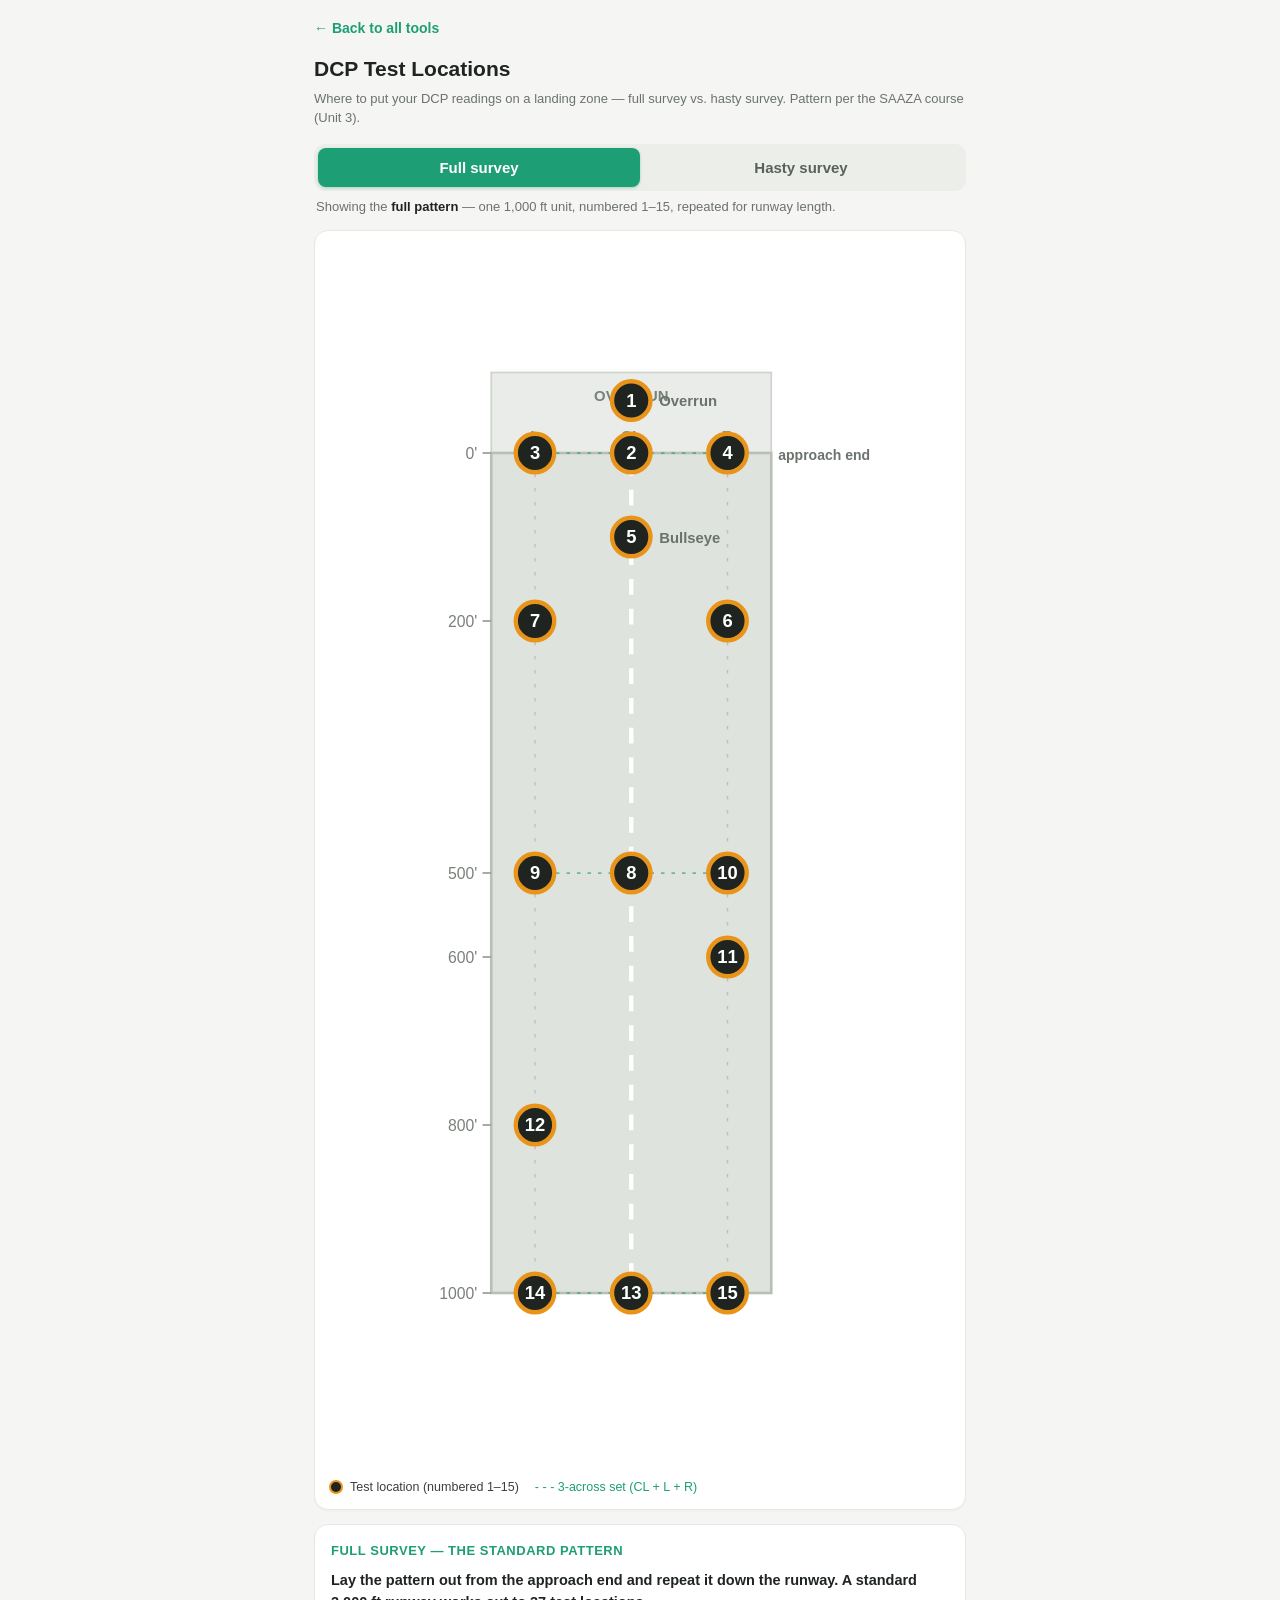
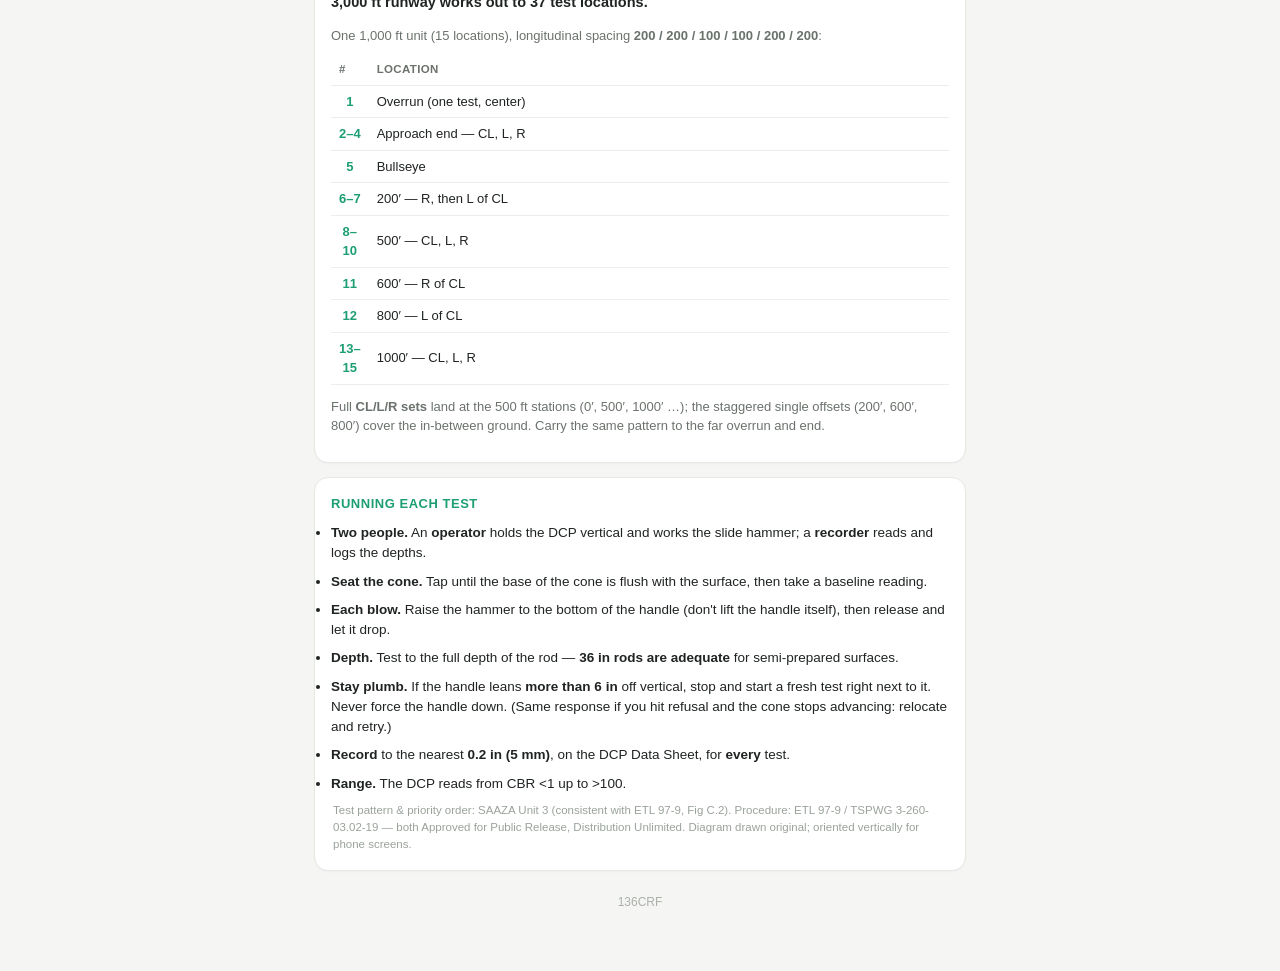
<file: SAAZA_DCP_Layout.html>
<!DOCTYPE html>
<html lang="en">
<head>
<meta charset="UTF-8"/>
<meta name="viewport" content="width=device-width, initial-scale=1.0"/>
<title>DCP Test Locations — SAAZA</title>
<style>
*{box-sizing:border-box;margin:0;padding:0}
body{font-family:-apple-system,BlinkMacSystemFont,"Segoe UI",Roboto,Helvetica,Arial,sans-serif;background:#f5f6f4;color:#1f2421;line-height:1.5;-webkit-text-size-adjust:100%}
.wrap{max-width:680px;margin:0 auto;padding:16px 14px 60px}
.back{display:inline-block;color:#1D9E75;text-decoration:none;font-size:14px;font-weight:600;margin-bottom:14px}
.back:active{opacity:.6}
h1{font-size:21px;font-weight:700;margin-bottom:4px}
.sub{font-size:13px;color:#6b726c;margin-bottom:16px}
.card{background:#fff;border:1px solid #e6e8e4;border-radius:14px;padding:16px;margin-bottom:14px;box-shadow:0 1px 2px rgba(0,0,0,.03)}
.card-title{font-size:13px;font-weight:700;text-transform:uppercase;letter-spacing:.04em;color:#1D9E75;margin-bottom:10px}
.toggle{display:flex;background:#eceee9;border-radius:11px;padding:4px;margin-bottom:6px}
.toggle button{flex:1;border:0;background:transparent;padding:11px 8px;border-radius:8px;font-size:15px;font-weight:600;color:#5a615b;cursor:pointer;transition:all .15s}
.toggle button.on{background:#1D9E75;color:#fff;box-shadow:0 1px 3px rgba(29,158,117,.35)}
.mode-line{font-size:13px;color:#6b726c;margin-bottom:14px;padding:0 2px;min-height:18px}
.mode-line b{color:#1f2421}
.diagram-card{padding:12px 10px}
svg{width:100%;height:auto;display:block}
.legend{display:flex;flex-wrap:wrap;gap:8px 16px;margin-top:10px;padding:0 4px}
.lg{display:flex;align-items:center;gap:7px;font-size:12.5px;color:#3a403a}
.dot{width:14px;height:14px;border-radius:50%;flex-shrink:0;border:2px solid #E8941A;background:#1f2421}
.dot.cl{background:#1f2421}
.tri{width:0;height:0;border-left:7px solid transparent;border-right:7px solid transparent;border-bottom:12px solid #E0403E;flex-shrink:0}
.band{width:14px;height:14px;border-radius:3px;background:rgba(29,158,117,.18);border:1px solid #1D9E75;flex-shrink:0}
.exp p{font-size:14px;margin-bottom:10px}
.exp ul{margin:0 0 10px 4px;padding-left:18px}
.exp li{font-size:13.7px;margin-bottom:6px}
.exp li b{color:#1f2421}
.exp .lead{font-size:14.5px;font-weight:600;color:#1f2421;margin-bottom:12px}
.tbl{width:100%;border-collapse:collapse;margin:4px 0 12px;font-size:13px}
.tbl th,.tbl td{text-align:left;padding:6px 8px;border-bottom:1px solid #eceee9}
.tbl th{color:#6b726c;font-weight:600;font-size:11.5px;text-transform:uppercase;letter-spacing:.03em}
.tbl td:first-child{font-weight:700;color:#1D9E75;width:34px;text-align:center}
.callout{background:#fff4e6;border-left:3px solid #E8941A;border-radius:0 9px 9px 0;padding:11px 13px;font-size:13.5px;color:#8a5a12;margin:2px 0 12px}
.callout b{color:#6e4810}
.proc li{font-size:13.5px;margin-bottom:8px}
.proc li b{color:#1f2421}
.srcnote{font-size:11.5px;color:#9aa29a;margin-top:6px;padding:0 2px}
.foot{text-align:center;font-size:12px;color:#aab0a9;margin-top:22px}
</style>
</head>
<body>
<div class="wrap">
<a class="back" href="index.html">← Back to all tools</a>
<h1>DCP Test Locations</h1>
<div class="sub">Where to put your DCP readings on a landing zone — full survey vs. hasty survey. Pattern per the SAAZA course (Unit 3).</div>

<div class="toggle" id="toggle">
  <button data-m="full" class="on" onclick="setMode('full')">Full survey</button>
  <button data-m="hasty" onclick="setMode('hasty')">Hasty survey</button>
</div>
<div class="mode-line" id="modeLine"></div>

<div class="card diagram-card">
  <svg id="diagram" viewBox="0 0 360 700" xmlns="http://www.w3.org/2000/svg" role="img" aria-label="Runway diagram with DCP test locations"></svg>
  <div class="legend" id="legend"></div>
</div>

<div class="card exp" id="explain"></div>

<div class="card proc">
  <div class="card-title">Running each test</div>
  <ul>
    <li><b>Two people.</b> An <b>operator</b> holds the DCP vertical and works the slide hammer; a <b>recorder</b> reads and logs the depths.</li>
    <li><b>Seat the cone.</b> Tap until the base of the cone is flush with the surface, then take a baseline reading.</li>
    <li><b>Each blow.</b> Raise the hammer to the bottom of the handle (don't lift the handle itself), then release and let it drop.</li>
    <li><b>Depth.</b> Test to the full depth of the rod — <b>36 in rods are adequate</b> for semi-prepared surfaces.</li>
    <li><b>Stay plumb.</b> If the handle leans <b>more than 6 in</b> off vertical, stop and start a fresh test right next to it. Never force the handle down. (Same response if you hit refusal and the cone stops advancing: relocate and retry.)</li>
    <li><b>Record</b> to the nearest <b>0.2 in (5 mm)</b>, on the DCP Data Sheet, for <b>every</b> test.</li>
    <li><b>Range.</b> The DCP reads from CBR &lt;1 up to &gt;100.</li>
  </ul>
  <div class="srcnote">Test pattern &amp; priority order: SAAZA Unit 3 (consistent with ETL 97-9, Fig C.2). Procedure: ETL 97-9 / TSPWG 3-260-03.02-19 — both Approved for Public Release, Distribution Unlimited. Diagram drawn original; oriented vertically for phone screens.</div>
</div>

<div class="foot">136CRF</div>
</div>

<script>
// ===== geometry (vertical runway: approach end at top, departure at bottom) =====
var CX=175, LX=120, RX=230, EL=95, ER=255;     // centerline, left, right cols; runway edges
var Y0=120, Y1000=600;                           // approach end (0') and 1000' stations
function yAt(ft){return Y0+(ft/1000)*(Y1000-Y0);}
var svgNS='http://www.w3.org/2000/svg';
function el(t,a){var e=document.createElementNS(svgNS,t);for(var k in a)e.setAttribute(k,a[k]);return e;}
function txt(x,y,s,o){o=o||{};var t=el('text',{x:x,y:y,'font-family':'sans-serif','font-size':o.fs||'9.5','fill':o.fill||'#6b726c','text-anchor':o.anchor||'middle','font-weight':o.fw||'400'});t.textContent=s;return t;}

// ===== FULL pattern — exact course 15-location unit (Unit 3, slide 53) =====
// n=label number, ft=longitudinal station, col=lateral position
var FULL=[
 {n:1, x:CX, ft:-90, col:'CL', tag:'Overrun'},
 {n:2, x:CX, ft:0,   col:'CL'},
 {n:3, x:LX, ft:0,   col:'L'},
 {n:4, x:RX, ft:0,   col:'R'},
 {n:5, x:CX, ft:100, col:'CL', tag:'Bullseye'},
 {n:6, x:RX, ft:200, col:'R'},
 {n:7, x:LX, ft:200, col:'L'},
 {n:8, x:CX, ft:500, col:'CL'},
 {n:9, x:LX, ft:500, col:'L'},
 {n:10,x:RX, ft:500, col:'R'},
 {n:11,x:RX, ft:600, col:'R'},
 {n:12,x:LX, ft:800, col:'L'},
 {n:13,x:CX, ft:1000,col:'CL'},
 {n:14,x:LX, ft:1000,col:'L'},
 {n:15,x:RX, ft:1000,col:'R'}
];

function drawRunway(svg, topY, botY, withStations){
  // overrun box (top)
  svg.appendChild(el('rect',{x:EL,y:topY-46,width:ER-EL,height:46,fill:'#e9ece8',stroke:'#cfd4cd','stroke-width':1}));
  svg.appendChild(txt(CX,topY-30,'OVERRUN',{fs:'8.5',fw:'700',fill:'#7a807a'}));
  // runway body
  svg.appendChild(el('rect',{x:EL,y:topY,width:ER-EL,height:botY-topY,fill:'#dfe3dd',stroke:'#b9bfb7','stroke-width':1.5}));
  // centerline dashed
  svg.appendChild(el('line',{x1:CX,y1:topY+4,x2:CX,y2:botY-4,stroke:'#fff','stroke-width':2.5,'stroke-dasharray':'9 8'}));
  // L / R column guides
  [LX,RX].forEach(function(x){svg.appendChild(el('line',{x1:x,y1:topY+4,x2:x,y2:botY-4,stroke:'#9aa29a','stroke-width':0.8,'stroke-dasharray':'2 6',opacity:0.5}));});
  // L / CL / R headers
  svg.appendChild(txt(LX,topY-6,'L',{fs:'9',fw:'700',fill:'#8a908a'}));
  svg.appendChild(txt(CX,topY-6,'CL',{fs:'9',fw:'700',fill:'#8a908a'}));
  svg.appendChild(txt(RX,topY-6,'R',{fs:'9',fw:'700',fill:'#8a908a'}));
  svg.appendChild(txt(ER+4,topY+4,'approach end',{fs:'8',anchor:'start',fill:'#6b726c',fw:'600'}));
}

function renderFull(){
  var svg=document.getElementById('diagram');
  svg.setAttribute('viewBox','0 0 360 700');
  drawRunway(svg,Y0,Y1000);
  // 3-across connectors (horizontal dotted) at 0', 500', 1000'
  [0,500,1000].forEach(function(ft){
    svg.appendChild(el('line',{x1:LX,y1:yAt(ft),x2:RX,y2:yAt(ft),stroke:'#1D9E75','stroke-width':1,'stroke-dasharray':'2 4',opacity:0.6}));
  });
  // station labels on left
  [[0,"0'"],[200,"200'"],[500,"500'"],[600,"600'"],[800,"800'"],[1000,"1000'"]].forEach(function(p){
    var y=yAt(p[0]);
    svg.appendChild(el('line',{x1:EL-5,y1:y,x2:EL,y2:y,stroke:'#9aa29a','stroke-width':1}));
    svg.appendChild(txt(EL-8,y+3.3,p[1],{fs:'9',anchor:'end',fill:'#7a807a'}));
  });
  // points
  FULL.forEach(function(p){
    var y=(p.ft<0)?(Y0-30):yAt(p.ft);
    svg.appendChild(el('circle',{cx:p.x,cy:y,r:11,fill:'#1f2421',stroke:'#E8941A','stroke-width':2.5}));
    svg.appendChild(txt(p.x,y+3.6,String(p.n),{fs:'10.5',fill:'#fff',fw:'700'}));
    if(p.tag) svg.appendChild(txt(p.x+(p.x===RX?16:(p.x===LX?-16:16)),y+3.3,p.tag,{fs:'8.5',anchor:(p.x===LX?'end':'start'),fill:'#6b726c',fw:'600'}));
  });
  document.getElementById('legend').innerHTML=
    '<div class="lg"><span class="dot"></span>Test location (numbered 1–15)</div>'+
    '<div class="lg" style="color:#1D9E75">- - - 3-across set (CL + L + R)</div>';
}

function renderHasty(){
  var svg=document.getElementById('diagram');
  svg.setAttribute('viewBox','0 0 360 700');
  var topY=120, botY=620;
  drawRunwaySchematic(svg,topY,botY);
  // priority zones
  function zone(y1,y2,label){
    svg.appendChild(el('rect',{x:EL,y:y1,width:ER-EL,height:y2-y1,fill:'#1D9E75',opacity:0.12}));
    svg.appendChild(txt(EL+5,(y1+y2)/2+3,label,{fs:'8.5',anchor:'start',fill:'#157a5a',fw:'700'}));
  }
  var span=botY-topY;
  zone(topY, topY+span*0.22, 'TOUCHDOWN');
  zone(topY+span*0.40, topY+span*0.60, 'POINT OF ROTATION');
  zone(topY+span*0.78, botY, 'BRAKING / TURNAROUND');
  // representative priority points within zones (CL + both sides)
  var pz=[0.06,0.13,0.19, 0.45,0.50,0.55, 0.83,0.90,0.96];
  pz.forEach(function(f,i){
    var y=topY+span*f;
    var x=[LX,CX,RX][i%3];
    svg.appendChild(el('circle',{cx:x,cy:y,r:8,fill:'#1f2421',stroke:'#E8941A','stroke-width':2.5}));
  });
  // weak/wet/repaired example markers (anywhere)
  [[RX+2,0.30],[LX-2,0.68]].forEach(function(m){
    var y=topY+span*m[1], x=m[0];
    svg.appendChild(el('path',{d:'M '+x+' '+(y-7)+' L '+(x-7)+' '+(y+6)+' L '+(x+7)+' '+(y+6)+' Z',fill:'#E0403E',stroke:'#fff','stroke-width':1}));
  });
  svg.appendChild(txt(ER+4, topY+span*0.30+4,'weak/',{fs:'8',anchor:'start',fill:'#E0403E',fw:'700'}));
  svg.appendChild(txt(ER+4, topY+span*0.30+13,'wet',{fs:'8',anchor:'start',fill:'#E0403E',fw:'700'}));
  document.getElementById('legend').innerHTML=
    '<div class="lg"><span class="band"></span>Priority zone</div>'+
    '<div class="lg"><span class="dot"></span>Priority test</div>'+
    '<div class="lg"><span class="tri"></span>Weak / wet / repaired — test wherever found</div>';
}

function drawRunwaySchematic(svg, topY, botY){
  svg.appendChild(el('rect',{x:EL,y:topY-44,width:ER-EL,height:44,fill:'#e9ece8',stroke:'#cfd4cd','stroke-width':1}));
  svg.appendChild(txt(CX,topY-28,'OVERRUN',{fs:'8.5',fw:'700',fill:'#7a807a'}));
  svg.appendChild(el('rect',{x:EL,y:botY,width:ER-EL,height:44,fill:'#e9ece8',stroke:'#cfd4cd','stroke-width':1}));
  svg.appendChild(txt(CX,botY+30,'OVERRUN',{fs:'8.5',fw:'700',fill:'#7a807a'}));
  svg.appendChild(el('rect',{x:EL,y:topY,width:ER-EL,height:botY-topY,fill:'#dfe3dd',stroke:'#b9bfb7','stroke-width':1.5}));
  svg.appendChild(el('line',{x1:CX,y1:topY+4,x2:CX,y2:botY-4,stroke:'#fff','stroke-width':2.5,'stroke-dasharray':'9 8'}));
  svg.appendChild(txt(ER+4,topY+4,'approach',{fs:'8',anchor:'start',fill:'#6b726c',fw:'600'}));
  svg.appendChild(txt(ER+4,botY+0,'departure',{fs:'8',anchor:'start',fill:'#6b726c',fw:'600'}));
}

var EXP={
 full:'<div class="card-title">Full survey — the standard pattern</div>'+
      '<p class="lead">Lay the pattern out from the approach end and <b>repeat it down the runway. A standard 3,000 ft runway works out to 37 test locations.</b></p>'+
      '<p style="font-size:13px;color:#6b726c">One 1,000 ft unit (15 locations), longitudinal spacing <b>200 / 200 / 100 / 100 / 200 / 200</b>:</p>'+
      '<table class="tbl"><tr><th>#</th><th>Location</th></tr>'+
      '<tr><td>1</td><td>Overrun (one test, center)</td></tr>'+
      '<tr><td>2–4</td><td>Approach end — CL, L, R</td></tr>'+
      '<tr><td>5</td><td>Bullseye</td></tr>'+
      '<tr><td>6–7</td><td>200′ — R, then L of CL</td></tr>'+
      '<tr><td>8–10</td><td>500′ — CL, L, R</td></tr>'+
      '<tr><td>11</td><td>600′ — R of CL</td></tr>'+
      '<tr><td>12</td><td>800′ — L of CL</td></tr>'+
      '<tr><td>13–15</td><td>1000′ — CL, L, R</td></tr></table>'+
      '<p style="font-size:13px;color:#6b726c">Full <b>CL/L/R sets</b> land at the 500 ft stations (0′, 500′, 1000′ …); the staggered single offsets (200′, 600′, 800′) cover the in-between ground. Carry the same pattern to the far overrun and end.</p>',
 hasty:'<div class="card-title">Hasty survey — priority locations</div>'+
       '<p class="lead">If time is a factor, focus on the critical locations:</p>'+
       '<ul>'+
       '<li><b>Touchdown / braking / turnaround areas</b></li>'+
       '<li><b>Point of rotation</b></li>'+
       '<li><b>Any identified weak / wet / repaired areas</b></li>'+
       '</ul>'+
       '<div class="callout">Those weak / wet / repaired spots get tested <b>wherever you find them</b> — they\'re not tied to a station. Hit them first.</div>'+
       '<p style="font-size:13px;color:#6b726c">Whatever you have time for, every reading still goes on the DCP Data Sheet.</p>'
};

function setMode(m){
  var svg=document.getElementById('diagram');
  while(svg.firstChild)svg.removeChild(svg.firstChild);
  document.querySelectorAll('#toggle button').forEach(function(b){b.classList.toggle('on',b.dataset.m===m);});
  document.getElementById('modeLine').innerHTML=(m==='full')
    ? 'Showing the <b>full pattern</b> — one 1,000 ft unit, numbered 1–15, repeated for runway length.'
    : 'Showing the <b>hasty priorities</b> — critical zones plus any weak / wet / repaired ground.';
  document.getElementById('explain').innerHTML=EXP[m];
  if(m==='full')renderFull(); else renderHasty();
}
setMode('full');
</script>
</body>
</html>
</file>
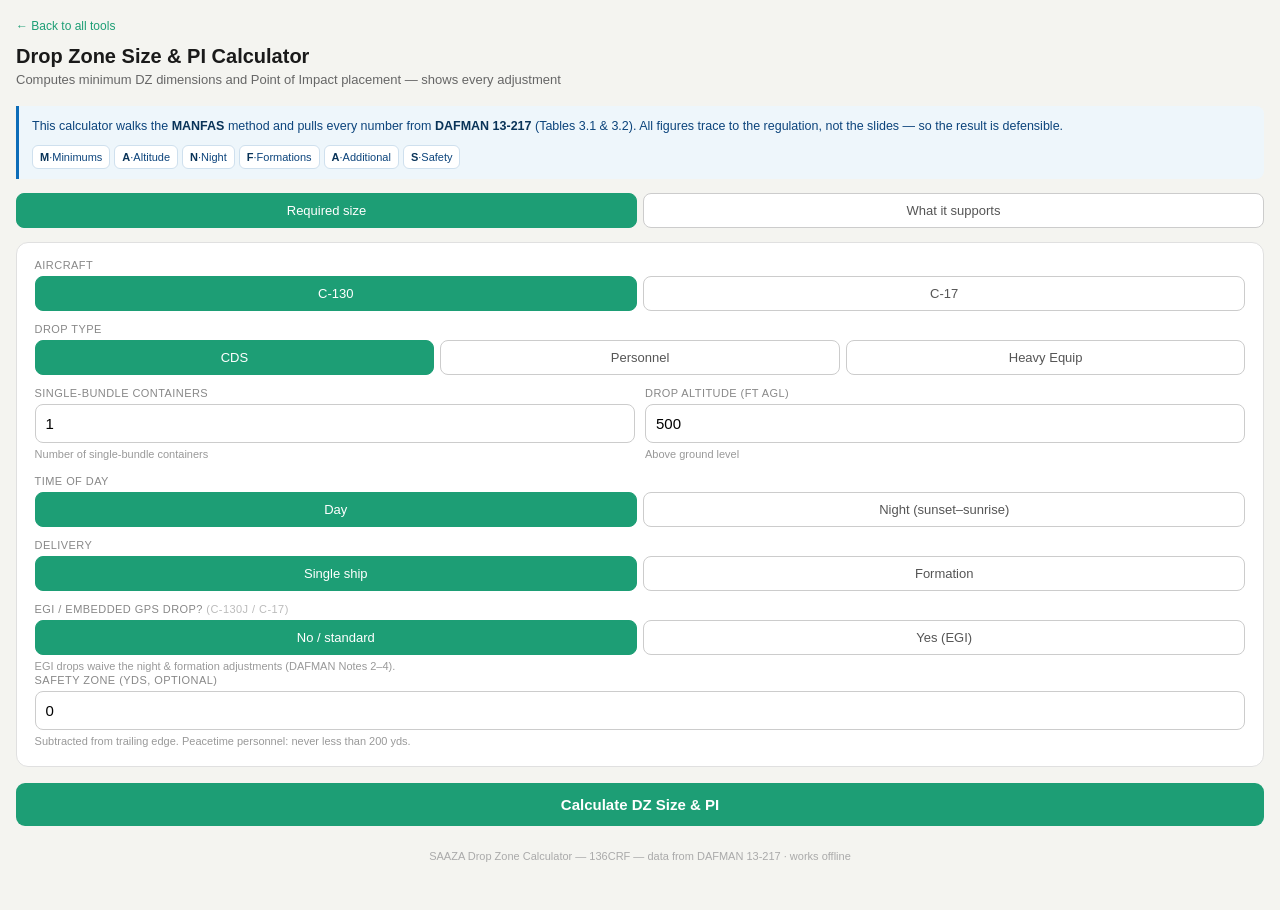
<file: SAAZA_DZ_Calculator.html>
<!DOCTYPE html>
<html lang="en">
<head>
<meta charset="UTF-8"/>
<meta name="viewport" content="width=device-width, initial-scale=1.0"/>
<title>SAAZA Drop Zone Calculator</title>
<style>
*{box-sizing:border-box;margin:0;padding:0}
body{font-family:-apple-system,BlinkMacSystemFont,"Segoe UI",Arial,sans-serif;background:#f4f4f0;color:#1a1a1a;padding:1rem;min-height:100vh}
a.back{display:inline-block;font-size:12px;color:#1D9E75;text-decoration:none;margin-bottom:12px}
h1{font-size:20px;font-weight:600;margin-bottom:2px}
.sub{font-size:13px;color:#666;margin-bottom:1rem;line-height:1.5}
.card{background:#fff;border:1px solid #e0e0e0;border-radius:12px;padding:1rem 1.1rem;margin-bottom:12px}
.card-title{font-size:14px;font-weight:600;margin-bottom:10px}
.intro{background:#EEF6FB;border-left:3px solid #0C6CB8;border-radius:0 8px 8px 0;padding:10px 13px;font-size:12.5px;color:#0C447C;line-height:1.7;margin-bottom:14px}
.intro b{color:#093358}
.manfas-key{display:flex;flex-wrap:wrap;gap:4px;margin-top:8px}
.manfas-key span{font-size:11px;background:#fff;border:1px solid #cfe0ee;border-radius:6px;padding:2px 7px;color:#0C447C}
.manfas-key b{color:#093358}
.seg-label{font-size:11px;color:#888;margin-bottom:5px;text-transform:uppercase;letter-spacing:.04em;margin-top:12px}
.seg-label:first-child{margin-top:0}
.seg{display:flex;gap:6px;flex-wrap:wrap}
.seg button{flex:1;min-width:60px;padding:9px 6px;border:1px solid #ccc;border-radius:8px;background:#fff;cursor:pointer;font-size:13px;color:#555;font-weight:500}
.seg button.on{background:#1D9E75;color:#fff;border-color:#1D9E75}
.row2{display:flex;gap:10px}
.row2>div{flex:1}
.num-input{width:100%;padding:10px;border:1px solid #ccc;border-radius:8px;font-size:15px;-webkit-appearance:none}
.num-input:focus{border-color:#1D9E75;outline:none}
.hidden{display:none}
.hint{font-size:11px;color:#999;margin-top:4px;line-height:1.4}
.calc-btn{width:100%;background:#1D9E75;color:#fff;border:none;border-radius:9px;padding:13px;font-size:15px;font-weight:600;cursor:pointer;margin-top:4px}
.calc-btn:active{background:#0F6E56}
.result{display:none;margin-top:14px}
.big-result{display:flex;gap:10px;margin-bottom:14px}
.big-box{flex:1;background:#EAF3DE;border-radius:10px;padding:14px;text-align:center}
.big-box .lbl{font-size:11px;color:#3a6b1a;text-transform:uppercase;letter-spacing:.04em;font-weight:600}
.big-box .val{font-size:28px;font-weight:700;color:#27500A;line-height:1.1;margin-top:4px}
.big-box .unit{font-size:12px;color:#3a6b1a}
.manfas-table{width:100%;border-collapse:collapse;font-size:12.5px;margin-bottom:6px}
.manfas-table th{text-align:left;padding:6px 7px;color:#888;font-weight:500;font-size:10px;border-bottom:1px solid #e0e0e0;text-transform:uppercase}
.manfas-table td{padding:6px 7px;border-bottom:1px solid #f4f4f4;vertical-align:top}
.manfas-table .ml{font-weight:700;color:#1D9E75;width:18px}
.manfas-table .amt{text-align:right;font-family:"Courier New",monospace;font-weight:600;white-space:nowrap}
.manfas-table .src{font-size:10px;color:#aaa;display:block}
.manfas-table .tot td{border-top:2px solid #1D9E75;border-bottom:none;font-weight:700;padding-top:8px}
.manfas-table .tot .amt{color:#0F6E56;font-size:15px}
.subhdr{font-size:13px;font-weight:600;margin:14px 0 6px;color:#333}
.pi-box{background:#FFF7E6;border-radius:10px;padding:12px 14px;margin-top:6px}
.pi-line{display:flex;justify-content:space-between;font-size:13px;padding:5px 0;border-bottom:1px solid #f3e8cf}
.pi-line:last-child{border-bottom:none}
.pi-line b{font-family:"Courier New",monospace;color:#7a5a00}
.warn{background:#FCEBEB;border-left:3px solid #D8403E;border-radius:0 8px 8px 0;padding:10px 13px;font-size:12px;color:#791F1F;line-height:1.6;margin:10px 0}
.note{font-size:11.5px;color:#777;line-height:1.6;margin-top:10px}
.src-tag{font-size:11px;color:#aaa;font-style:italic}
.footer{text-align:center;font-size:11px;color:#aaa;margin-top:1.5rem;padding-bottom:2rem}
</style>
</head>
<body>
<a class="back" href="index.html">&larr; Back to all tools</a>
<h1>Drop Zone Size &amp; PI Calculator</h1>
<p class="sub">Computes minimum DZ dimensions and Point of Impact placement &mdash; shows every adjustment</p>

<div class="intro">
This calculator walks the <b>MANFAS</b> method and pulls every number from <b>DAFMAN 13-217</b> (Tables 3.1 &amp; 3.2). All figures trace to the regulation, not the slides &mdash; so the result is defensible.
<div class="manfas-key">
<span><b>M</b>&middot;Minimums</span><span><b>A</b>&middot;Altitude</span><span><b>N</b>&middot;Night</span><span><b>F</b>&middot;Formations</span><span><b>A</b>&middot;Additional</span><span><b>S</b>&middot;Safety</span>
</div>
</div>

<div class="seg" id="mode-seg" style="margin-bottom:14px">
<button class="on" data-v="forward" onclick="setMode('forward',this)">Required size</button>
<button data-v="capacity" onclick="setMode('capacity',this)">What it supports</button>
</div>

<div id="mode-forward">
<div class="card">
<div class="seg-label">Aircraft</div>
<div class="seg" id="ac-seg">
<button class="on" data-v="C-130" onclick="setSeg('ac',this)">C-130</button>
<button data-v="C-17" onclick="setSeg('ac',this)">C-17</button>
</div>

<div class="seg-label">Drop type</div>
<div class="seg" id="dt-seg">
<button class="on" data-v="cds" onclick="setSeg('dt',this)">CDS</button>
<button data-v="pers" onclick="setSeg('dt',this)">Personnel</button>
<button data-v="he" onclick="setSeg('dt',this)">Heavy Equip</button>
</div>

<div class="row2" style="margin-top:12px">
<div>
<div class="seg-label" style="margin-top:0"><span id="count-label">Single-bundle containers</span></div>
<input class="num-input" type="number" id="count" value="1" min="1" inputmode="numeric"/>
<div class="hint" id="count-hint">Number of single-bundle containers</div>
</div>
<div>
<div class="seg-label" style="margin-top:0">Drop altitude (ft AGL)</div>
<input class="num-input" type="number" id="alt" value="500" min="0" inputmode="numeric"/>
<div class="hint">Above ground level</div>
</div>
</div>

<div class="seg-label">Time of day</div>
<div class="seg" id="time-seg">
<button class="on" data-v="day" onclick="setSeg('time',this)">Day</button>
<button data-v="night" onclick="setSeg('time',this)">Night (sunset&ndash;sunrise)</button>
</div>

<div class="seg-label">Delivery</div>
<div class="seg" id="del-seg">
<button class="on" data-v="single" onclick="setSeg('del',this)">Single ship</button>
<button data-v="formation" onclick="setSeg('del',this)">Formation</button>
</div>

<div id="ftype-wrap" class="hidden">
<div class="seg-label">Formation type</div>
<div class="seg" id="ft-seg">
<button class="on" data-v="visual" onclick="setSeg('ft',this)"><span id="ft-vis-label">Visual</span></button>
<button data-v="ske" onclick="setSeg('ft',this)">SKE</button>
</div>
</div>

<div class="seg-label">EGI / Embedded GPS drop? <span style="text-transform:none;color:#bbb">(C-130J / C-17)</span></div>
<div class="seg" id="egi-seg">
<button class="on" data-v="no" onclick="setSeg('egi',this)">No / standard</button>
<button data-v="yes" onclick="setSeg('egi',this)">Yes (EGI)</button>
</div>
<div class="hint">EGI drops waive the night &amp; formation adjustments (DAFMAN Notes 2&ndash;4).</div>

<div id="safety-wrap">
<div class="seg-label">Safety zone (yds, optional)</div>
<input class="num-input" type="number" id="safety" value="0" min="0" inputmode="numeric"/>
<div class="hint" id="safety-hint">Subtracted from trailing edge. Peacetime personnel: never less than 200 yds.</div>
</div>
</div>

<button class="calc-btn" onclick="calcDZ()">Calculate DZ Size &amp; PI</button>

<div class="result" id="result">
<div class="card">
<div class="big-result">
<div class="big-box"><div class="lbl">Width</div><div class="val" id="r-width">0</div><div class="unit">yards</div></div>
<div class="big-box"><div class="lbl">Length</div><div class="val" id="r-length">0</div><div class="unit">yards</div></div>
</div>
<div id="config-summary" style="font-size:12px;color:#666;text-align:center;margin-bottom:8px"></div>

<div class="subhdr">Width build-up</div>
<table class="manfas-table" id="width-table"></table>

<div class="subhdr">Length build-up</div>
<table class="manfas-table" id="length-table"></table>

<div id="warnings"></div>

<div class="subhdr">Point of Impact (PI) placement</div>
<div class="pi-box" id="pi-box"></div>

<div class="note" id="footnotes"></div>
</div>
</div>
</div><!-- /mode-forward -->

<div id="mode-capacity" class="hidden">
<div class="card">
<div class="seg-label">Aircraft</div>
<div class="seg" id="cap-ac-seg">
<button class="on" data-v="C-130" onclick="setCapAc(this)">C-130</button>
<button data-v="C-17" onclick="setCapAc(this)">C-17</button>
</div>
<div class="row2" style="margin-top:12px">
<div>
<div class="seg-label" style="margin-top:0">DZ width (yds)</div>
<input class="num-input" type="number" id="cap-w" inputmode="numeric" placeholder="e.g. 600"/>
<div class="hint">Surveyed / actual width</div>
</div>
<div>
<div class="seg-label" style="margin-top:0">DZ length (yds)</div>
<input class="num-input" type="number" id="cap-l" inputmode="numeric" placeholder="e.g. 1000"/>
<div class="hint">Surveyed / actual length</div>
</div>
</div>
<div style="margin-top:12px">
<div class="seg-label" style="margin-top:0">Planned drop altitude (ft AGL) <span style="text-transform:none;color:#aaa;font-weight:400">&mdash; optional</span></div>
<input class="num-input" type="number" id="cap-alt" inputmode="numeric" placeholder="blank = base altitude"/>
<div class="hint">Blank = each mission at its base altitude (CDS 600, Personnel 1000, HE 1100 ft). Enter a higher altitude to see capacity reduced by the altitude adjustment, just like the size calculator.</div>
</div>
</div>
<button class="calc-btn" onclick="calcCapacity()">What can this DZ support?</button>
<div class="result" id="cap-result"></div>
</div>

<div class="footer">SAAZA Drop Zone Calculator &mdash; 136CRF &mdash; data from DAFMAN 13-217 &middot; works offline</div>

<script>
var S={ac:"C-130",dt:"cds",time:"day",del:"single",ft:"visual",egi:"no"};

function setSeg(group,b){
 var map={ac:"ac-seg",dt:"dt-seg",time:"time-seg",del:"del-seg",ft:"ft-seg",egi:"egi-seg"};
 S[group]=b.dataset.v;
 document.querySelectorAll("#"+map[group]+" button").forEach(function(x){x.classList.remove("on")});
 b.classList.add("on");
 if(group==="del"){ document.getElementById("ftype-wrap").className = (S.del==="formation")?"":"hidden"; }
 if(group==="dt"){ updateDtLabels(); }
 if(group==="ac"){ updateDtLabels(); }
}

function updateDtLabels(){
 var cl=document.getElementById("count-label"), ch=document.getElementById("count-hint");
 var sw=document.getElementById("safety-wrap");
 if(S.dt==="cds"){cl.textContent="Single-bundle containers";ch.textContent="Number of single-bundle containers";}
 else if(S.dt==="pers"){cl.textContent="Number of parachutists";ch.textContent="Max simultaneous stick (e.g. 4 if passes of 4)";}
 else {cl.textContent="Number of platforms";ch.textContent="Heavy equipment platforms";}
 // C-17 formation pilot-directed label
 document.getElementById("ft-vis-label").textContent = (S.ac==="C-17")?"Pilot-directed":"Visual";
}

// ---- DAFMAN 13-217 Table 3.1 data ----
function cdsBaseWidth(ac,n){
 if(ac==="C-130"){
  if(n<=1)return [400,"1 single bundle"];
  if(n===2)return [450,"2 single bundles"];
  if(n===3)return [500,"3 single bundles"];
  if(n===4)return [550,"4 single bundles"];
  if(n<=8)return [700,"5\u20138 single bundles"];
  if(n<=12)return [850,"9\u201312 single bundles"];
  return [850,"9\u201312 max in table ("+n+" exceeds \u2014 verify)"];
 } else {
  if(n<=1)return [590,"1 single bundle"];
  if(n===2)return [615,"2 single bundles"];
  if(n===3)return [665,"3 single bundles"];
  if(n<=8)return [765,"4\u20138 single bundles"];
  if(n<=14)return [915,"9\u201314 single bundles"];
  if(n<=20)return [1065,"15\u201320 single bundles"];
  return [1065,"15\u201320 max in table ("+n+" exceeds \u2014 verify)"];
 }
}

function widthAdj(){
 if(S.egi==="yes") return {val:0,label:"EGI drop \u2014 width adjustment waived (Notes 2\u20133)"};
 var night=(S.time==="night");
 if(S.ac==="C-130"){
  if(S.del==="single") return night?{val:100,label:"Night visual single ship (Note 2b)"}:{val:0,label:"Day single ship \u2014 no adjustment"};
  if(S.ft==="ske") return {val:400,label:"SKE formation (Note 2d)"};
  return night?{val:200,label:"Night visual formation (Note 2c)"}:{val:100,label:"Day visual formation (Note 2a)"};
 } else {
  if(S.del==="single") return {val:0,label:"Single ship \u2014 no width adjustment"};
  if(S.ft==="ske") return {val:400,label:"SKE formation, HE/CDS (Note 3b)"};
  return {val:100,label:"Pilot-directed formation (Note 3a)"};
 }
}

function nightLengthAdj(){
 if(S.egi==="yes") return {val:0,label:"EGI drop \u2014 night length waived (Note 4)"};
 if(S.time==="night") return {val:100,label:"Night visual airdrop +100 (Note 4a)"};
 return {val:0,label:"Day \u2014 no night adjustment"};
}

function calcDZ(){
 var n=Math.max(1,parseInt(document.getElementById("count").value)||1);
 var alt=Math.max(0,parseInt(document.getElementById("alt").value)||0);
 var safety=Math.max(0,parseInt(document.getElementById("safety").value)||0);

 var baseW, baseL, baseWnote, baseLnote, altThresh, altStep, addRow=null, warnings=[];

 if(S.dt==="cds"){
  var cb=cdsBaseWidth(S.ac,n); baseW=cb[0]; baseWnote=cb[1];
  baseL=(S.ac==="C-130")?400:450; baseLnote=S.ac+" CDS base length";
  altThresh=600; altStep=40;
 } else if(S.dt==="pers"){
  baseW=600; baseWnote="Personnel base width";
  baseL=600; baseLnote="1 parachutist";
  altThresh=1000; altStep=30;
  if(n>1) addRow={val:75*(n-1),label:(n-1)+" addl parachutist(s) \u00d7 75 yd to trailing edge",unit:"L"};
  if(S.ac==="C-17"&&S.del==="formation"){
   warnings.push("<b>C-17 personnel formation:</b> DAFMAN Note 3c sets special basic widths \u2014 1240 yd (2-ship) / 1800 yd (3-ship) center-PI, or 1050 / 1300 yd offset-PI \u2014 instead of 600. Apply the correct basic width for your element, then add altitude. Verify against Note 3c.");
  }
 } else { // he
  baseW=600; baseWnote="Heavy equipment base width";
  baseL=1000; baseLnote="1 platform";
  altThresh=1100; altStep=30;
  var per=(S.ac==="C-130")?400:500;
  if(n>1) addRow={val:per*(n-1),label:(n-1)+" addl platform(s) \u00d7 "+per+" yd (\u200b"+S.ac+") to trailing edge",unit:"L"};
 }

 // altitude increments (round UP partial hundreds, conservative)
 var altInc=0, altRounded=alt;
 if(alt>altThresh){ altInc=Math.ceil((alt-altThresh)/100); altRounded=altThresh+altInc*100; }
 var altAdd=altInc*altStep;
 var altRoundNote = (alt>altThresh && (alt-altThresh)%100!==0) ? " (rounded up to "+altRounded+" ft)" : "";

 var wAdj=widthAdj();
 var nAdj=nightLengthAdj();

 // ---- WIDTH build-up ----
 var wRows=[];
 wRows.push({m:"M",label:"Minimum base width",sub:baseWnote,amt:baseW});
 wRows.push({m:"A",label:"Altitude"+altRoundNote,sub:altInc>0?(altInc+" \u00d7 "+altStep+" yd, >"+altThresh+" ft"):("at/below "+altThresh+" ft \u2014 none"),amt:altAdd});
 wRows.push({m:"N/F",label:"Night / Formation",sub:wAdj.label,amt:wAdj.val});
 var totW=baseW+altAdd+wAdj.val;

 // ---- LENGTH build-up ----
 var lRows=[];
 lRows.push({m:"M",label:"Minimum base length",sub:baseLnote,amt:baseL});
 lRows.push({m:"A",label:"Altitude"+altRoundNote,sub:altInc>0?(altInc+" \u00d7 "+altStep+" yd, >"+altThresh+" ft"):("at/below "+altThresh+" ft \u2014 none"),amt:altAdd});
 lRows.push({m:"N",label:"Night",sub:nAdj.label,amt:nAdj.val});
 if(addRow) lRows.push({m:"A",label:"Additional",sub:addRow.label,amt:addRow.val});
 else lRows.push({m:"A",label:"Additional",sub:(S.dt==="cds"?"CDS length is fixed \u2014 bundles set width":"single unit \u2014 none"),amt:0});
 var safetyApplied=safety;
 var safetyNote="optional, none entered";
 if(safety>0){
  safetyNote="\u2212"+safety+" yd from trailing edge";
  if(S.dt==="pers"&&safety<200) warnings.push("<b>Safety zone:</b> entered "+safety+" yd, but peacetime personnel safety zone is never less than 200 yd (Note 4b, T-0).");
 }
 lRows.push({m:"S",label:"Safety zone",sub:safetyNote,amt:safety>0?(-safety):0});
 var totL=baseL+altAdd+nAdj.val+(addRow?addRow.val:0)-safety;
 if(totL<0)totL=0;

 // render width table
 var wh='<tr><th>MANFAS</th><th>Adjustment</th><th>yds</th></tr>';
 wRows.forEach(function(r){
  wh+='<tr><td class="ml">'+r.m+'</td><td>'+r.label+'<span class="src">'+r.sub+'</span></td><td class="amt">'+(r.amt>=0?(r.amt===0?"\u2014":"+"+r.amt):r.amt)+'</td></tr>';
 });
 wh+='<tr class="tot"><td></td><td>Total width</td><td class="amt">'+totW+'</td></tr>';
 document.getElementById("width-table").innerHTML=wh;

 // render length table
 var lh='<tr><th>MANFAS</th><th>Adjustment</th><th>yds</th></tr>';
 lRows.forEach(function(r){
  lh+='<tr><td class="ml">'+r.m+'</td><td>'+r.label+'<span class="src">'+r.sub+'</span></td><td class="amt">'+(r.amt>0?"+"+r.amt:(r.amt<0?r.amt:"\u2014"))+'</td></tr>';
 });
 lh+='<tr class="tot"><td></td><td>Total length</td><td class="amt">'+totL+'</td></tr>';
 document.getElementById("length-table").innerHTML=lh;

 document.getElementById("r-width").textContent=totW;
 document.getElementById("r-length").textContent=totL;

 // config summary
 var dtName=S.dt==="cds"?"CDS":S.dt==="pers"?"Personnel":"Heavy Equipment";
 var delName=S.del==="single"?"single ship":(S.ft==="ske"?"SKE formation":(S.ac==="C-17"?"pilot-directed formation":"visual formation"));
 document.getElementById("config-summary").innerHTML=S.ac+" &middot; "+dtName+" &middot; "+n+" "+(S.dt==="cds"?"bundle(s)":S.dt==="pers"?"jumper(s)":"platform(s)")+" &middot; "+alt+" ft &middot; "+(S.time==="day"?"day":"night")+" &middot; "+delName+(S.egi==="yes"?" &middot; EGI":"");

 // warnings
 var ww="";
 warnings.forEach(function(w){ ww+='<div class="warn">'+w+'</div>'; });
 document.getElementById("warnings").innerHTML=ww;

 // PI placement
 var night=(S.time==="night" && S.egi!=="yes");
 var piStd, piNV, piType;
 if(S.dt==="cds"){ piType=(S.ac==="C-17")?"CDS / Dual Row Airdrop System":"CDS"; if(S.ac==="C-17"){piStd=225;piNV=275;}else{piStd=200;piNV=250;} }
 else if(S.dt==="pers"){ piType="Personnel"; piStd=300;piNV=350; }
 else { piType="Equipment"; piStd=500;piNV=550; }
 var piUsed = night?piNV:piStd;
 var piWhich = night?"night visual airdrop":"day / IMC";
 var lateral=Math.round(totW/2);
 document.getElementById("pi-box").innerHTML=
  '<div class="pi-line"><span>Min from leading edge ('+piWhich+')</span><b>'+piUsed+' yd</b></div>'+
  '<div class="pi-line"><span>Lateral \u2014 from nearest side</span><b>\u2265 '+lateral+' yd</b></div>'+
  '<div style="font-size:11px;color:#9a7a2a;margin-top:8px;line-height:1.5">PI type: '+piType+'. Leading-edge min from Table 3.2. Lateral = \u00bd of min DZ width = '+totW+' \u00f7 2 (Note 1). PI may sit anywhere the full min DZ ('+totW+' \u00d7 '+totL+') still fits inside the surveyed boundary.</div>';

 // footnotes
 document.getElementById("footnotes").innerHTML=
  '<b>Method:</b> Adjustments are cumulative and added half to each side/end (DAFMAN 3.3). Altitude increments round up partial hundreds (conservative \u2014 never undersize). All figures from DAFMAN 13-217 Tables 3.1 &amp; 3.2. '+
  '<span class="src-tag">Always confirm T/M/S requirements and any MAJCOM-specific criteria.</span>';

 document.getElementById("result").style.display="block";
 document.getElementById("result").scrollIntoView({behavior:"smooth",block:"start"});
}

// ===== Capacity mode (inverse: dimensions -> what it supports) =====
var capAc="C-130";
function setMode(m,btn){
 document.querySelectorAll('#mode-seg button').forEach(function(x){x.classList.remove('on')});
 btn.classList.add('on');
 document.getElementById('mode-forward').className=(m==='forward')?'':'hidden';
 document.getElementById('mode-capacity').className=(m==='capacity')?'':'hidden';
}
function setCapAc(b){ capAc=b.dataset.v; document.querySelectorAll('#cap-ac-seg button').forEach(function(x){x.classList.remove('on')}); b.classList.add('on'); }
function widthAdjFor(ac,del,ft,time){
 var night=(time==='night');
 if(ac==='C-130'){ if(del==='single') return night?100:0; if(ft==='ske') return 400; return night?200:100; }
 else { if(del==='single') return 0; if(ft==='ske') return 400; return 100; }
}
function nightLenFor(time){ return (time==='night')?100:0; }
function missionParams(dt,ac){
 if(dt==='cds') return {baseL:(ac==='C-130'?400:450), altStep:40, altThresh:600};
 if(dt==='pers') return {baseW:600, baseL:600, altStep:30, altThresh:1000, per:75};
 return {baseW:600, baseL:1000, altStep:30, altThresh:1100, per:(ac==='C-130'?400:500)};
}
function capScenario(dt,ac,W,L,del,ft,time,alt){
 var p=missionParams(dt,ac), wAdj=widthAdjFor(ac,del,ft,time), nAdj=nightLenFor(time);
 alt=alt||0;
 var altInc=(alt>p.altThresh)?Math.ceil((alt-p.altThresh)/100):0, altAdd=altInc*p.altStep;
 if(dt==='pers'&&ac==='C-17'&&del==='formation') return {special:true};
 if(dt==='cds'){
  var w1=cdsBaseWidth(ac,1)[0], lenMargin=L-p.baseL-nAdj-altAdd;
  if(w1+wAdj+altAdd>W) return {fits:false,why:'width'};
  if(lenMargin<0) return {fits:false,why:'length'};
  var capN=(ac==='C-130')?12:20, maxN=1;
  for(var i=1;i<=capN;i++){ if(cdsBaseWidth(ac,i)[0]+wAdj+altAdd<=W) maxN=i; else break; }
  var altMargin=Math.min(W-w1-wAdj,L-p.baseL-nAdj), altCeil=Math.floor(altMargin/p.altStep);
  return {fits:true,maxCount:maxN,maxAlt:p.altThresh+altCeil*100};
 }
 var lenMargin=L-p.baseL-nAdj-altAdd;
 if(p.baseW+wAdj+altAdd>W) return {fits:false,why:'width'};
 if(lenMargin<0) return {fits:false,why:'length'};
 var maxCount=1+Math.floor(lenMargin/p.per);
 var altMargin=Math.min(W-p.baseW-wAdj,L-p.baseL-nAdj), altCeil=Math.floor(altMargin/p.altStep);
 return {fits:true,maxCount:maxCount,maxAlt:p.altThresh+altCeil*100};
}
var CAP_SCN=[
 {name:'Day, single',del:'single',ft:'visual',time:'day'},
 {name:'Day, formation',del:'formation',ft:'visual',time:'day'},
 {name:'Night, single',del:'single',ft:'visual',time:'night'},
 {name:'Night, formation',del:'formation',ft:'visual',time:'night'}
];
function capCell(r){
 if(r.special) return '<td colspan="2" style="color:#7a5a00;font-size:11px">Special widths \u2014 Note 3c</td>';
 if(!r.fits) return '<td colspan="2" style="color:#a33;font-size:11.5px">\u2717 DZ too '+(r.why==='width'?'narrow':'short')+'</td>';
 return '<td class="amt">'+r.maxCount+'</td><td class="amt">'+r.maxAlt+' ft</td>';
}
function capTable(dt,ac,W,L,alt){
 var unit=dt==='cds'?'bundles':dt==='pers'?'jumpers':'platforms';
 var title=dt==='cds'?'CDS':dt==='pers'?'Personnel':'Heavy Equipment';
 var unitHdr=(alt>0)?('Max '+unit+' @ '+alt+' ft'):('Max '+unit+' (base alt)');
 var h='<div class="subhdr">'+title+'</div><table class="manfas-table"><tr><th>Scenario</th><th>'+unitHdr+'</th><th>Altitude ceiling</th></tr>';
 CAP_SCN.forEach(function(s){ h+='<tr><td>'+s.name+'</td>'+capCell(capScenario(dt,ac,W,L,s.del,s.ft,s.time,alt))+'</tr>'; });
 return h+'</table>';
}
function piTable(ac){
 var rows=[['CDS', ac==='C-17'?225:200, ac==='C-17'?275:250],['Personnel',300,350],['Heavy Equipment',500,550]];
 var h='<div class="subhdr">PI &mdash; min from leading edge (Table 3.2)</div><table class="manfas-table"><tr><th>Mission</th><th>Day / IMC</th><th>Night (NVD)</th></tr>';
 rows.forEach(function(r){ h+='<tr><td>'+r[0]+'</td><td class="amt">'+r[1]+' yd</td><td class="amt">'+r[2]+' yd</td></tr>'; });
 return h+'</table>';
}
function calcCapacity(){
 var W=parseInt(document.getElementById('cap-w').value)||0;
 var L=parseInt(document.getElementById('cap-l').value)||0;
 var alt=parseInt(document.getElementById('cap-alt').value)||0;
 var box=document.getElementById('cap-result');
 box.style.display='block';
 if(W<=0||L<=0){ box.innerHTML='<div class="card"><div class="note">Enter your DZ width and length above, then tap the button.</div></div>'; return; }
 var ac=capAc, skeOK=(1000<=W);
 var h='<div class="card">';
 h+='<div style="font-size:13px;color:#666;text-align:center;margin-bottom:12px">'+ac+' &middot; DZ '+W+' &times; '+L+' yds'+(alt>0?(' &middot; drop at '+alt+' ft AGL'):'')+' &middot; maximum configurations supported</div>';
 h+=capTable('cds',ac,W,L,alt)+capTable('pers',ac,W,L,alt)+capTable('he',ac,W,L,alt);
 h+=piTable(ac);
 h+='<div class="note" style="margin-top:14px">'+
    '<b>Reading this:</b> <b>Max units</b> is '+(alt>0?('at your planned <b>'+alt+' ft</b> drop altitude'):'at each mission\u2019s base altitude (CDS 600, Personnel 1000, HE 1100 ft)')+'. <b>Altitude ceiling</b> is the highest altitude a single unit can drop at on this DZ. They trade off &mdash; altitude adds to <b>both</b> length and width (CDS +40 yd / Personnel &amp; HE +30 yd per 100 ft above base), so a higher altitude leaves room for fewer units.<br><br>'+
    (alt>0?'':'<b>Tip:</b> enter a planned drop altitude above to see capacity at that altitude &mdash; exactly like the size calculator.<br><br>')+
    '<b>PI from leading edge</b> is a fixed Table 3.2 minimum &mdash; it does <b>not</b> change with DZ size. The DZ size sets the <b>lateral</b> minimum (= &frac12; the minimum DZ width for the configuration you fly &mdash; use Required size mode for that) and how far back the PI can sit while the full minimum DZ still fits inside your surveyed boundary.<br><br>'+
    '<b>Formation</b> rows use visual / pilot-directed formation (+100 yd width). <b>SKE</b> formation needs +400 yd width &mdash; your '+W+' yd width '+(skeOK?'supports':'does <b>not</b> support')+' SKE for Personnel/HE (needs \u2265 1000 yd).<br><br>'+
    (ac==='C-17'?'<b>C-17 personnel formation</b> uses special basic widths (Note 3c: 1240 / 1800 / 1050 / 1300 yd), not 600 &mdash; shown as &ldquo;Special.&rdquo; Verify for your element.<br><br>':'')+
    '<b>EGI / GPS</b> drops waive the night &amp; formation width adjustments &mdash; capacity then matches the day-single row.<br><br>'+
    '<b>Personnel safety zone</b> (peacetime \u2265 200 yd, Note 4b) comes off the trailing edge and reduces usable length.<br><br>'+
    '<span class="src-tag">All figures from DAFMAN 13-217 Tables 3.1 &amp; 3.2. Confirm T/M/S and MAJCOM criteria.</span></div>';
 h+='</div>';
 box.innerHTML=h;
 box.scrollIntoView({behavior:'smooth',block:'start'});
}

updateDtLabels();
</script>
</body>
</html>
</file>
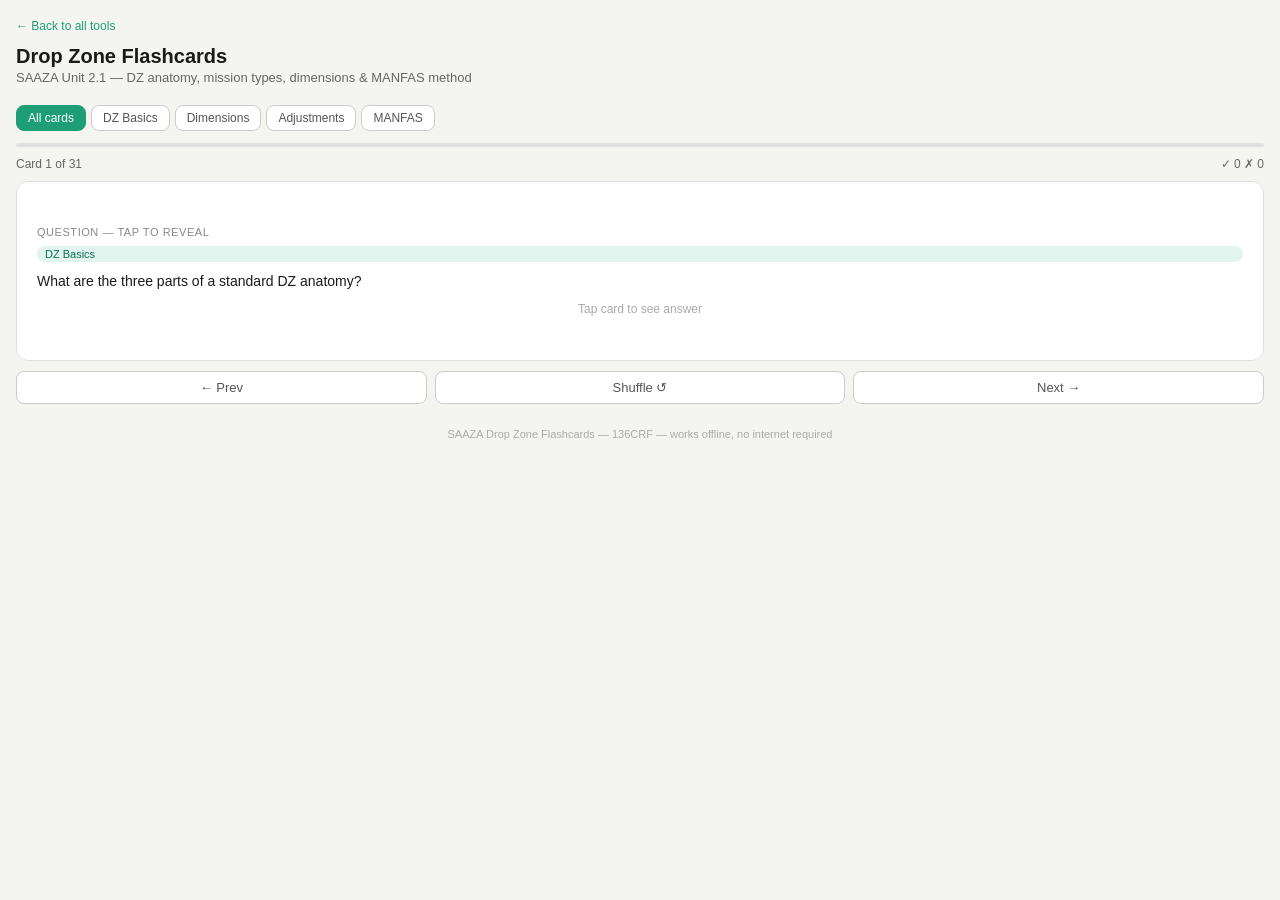
<file: SAAZA_DZ_Flashcards.html>
<!DOCTYPE html>
<html lang="en">
<head>
<meta charset="UTF-8"/>
<meta name="viewport" content="width=device-width, initial-scale=1.0"/>
<title>SAAZA Drop Zone Flashcards</title>
<style>
*{box-sizing:border-box;margin:0;padding:0}
body{font-family:-apple-system,BlinkMacSystemFont,"Segoe UI",Arial,sans-serif;background:#f4f4f0;color:#1a1a1a;padding:1rem;min-height:100vh}
a.back{display:inline-block;font-size:12px;color:#1D9E75;text-decoration:none;margin-bottom:12px}
h1{font-size:20px;font-weight:600;margin-bottom:2px}
.sub{font-size:13px;color:#666;margin-bottom:1.25rem}
.tnav{display:flex;flex-wrap:wrap;gap:5px;margin-bottom:12px}
.tb{padding:5px 11px;border:1px solid #ccc;border-radius:8px;background:#fff;cursor:pointer;font-size:12px;color:#555}
.tb.on{background:#1D9E75;color:#fff;border-color:#1D9E75;font-weight:500}
.prog{font-size:12px;color:#666;display:flex;justify-content:space-between;margin-bottom:10px}
.bar{height:4px;background:#e0e0e0;border-radius:2px;margin-bottom:10px;overflow:hidden}
.fill{height:100%;background:#1D9E75;border-radius:2px;transition:width .3s}
.card{border:1px solid #e0e0e0;border-radius:12px;padding:1.25rem;min-height:180px;display:flex;flex-direction:column;justify-content:center;cursor:pointer;background:#fff;margin-bottom:10px}
.card.ans{border-color:#1D9E75}
.clabel{font-size:11px;color:#888;margin-bottom:8px;text-transform:uppercase;letter-spacing:.05em}
.clabel.g{color:#1D9E75}
.tag{display:inline-block;font-size:11px;padding:2px 8px;border-radius:8px;margin-bottom:8px}
.td{background:#E1F5EE;color:#0F6E56}
.tp{background:#EEEDFE;color:#3C3489}
.tg{background:#FAEEDA;color:#633806}
.tm{background:#E6F1FB;color:#0C447C}
.ctext{font-size:14px;color:#1a1a1a;line-height:1.6;white-space:pre-line}
.hint{font-size:12px;color:#aaa;margin-top:10px;text-align:center}
.brow{display:grid;grid-template-columns:1fr 1fr 1fr;gap:8px;margin-bottom:10px}
.fb{padding:8px;border:1px solid #ccc;border-radius:8px;background:#fff;cursor:pointer;font-size:13px;color:#555}
.fb.ok{background:#EAF3DE;color:#27500A;border-color:#639922}
.fb.no{background:#FCEBEB;color:#791F1F;border-color:#E24B4A}
.nav{display:flex;gap:8px;margin-bottom:1rem}
.done{background:#f7f7f5;border-radius:12px;padding:1rem;text-align:center;display:none;margin-top:1rem}
.footer{text-align:center;font-size:11px;color:#aaa;margin-top:1.5rem;padding-bottom:1rem}
</style>
</head>
<body>
<a class="back" href="index.html">← Back to all tools</a>
<h1>Drop Zone Flashcards</h1>
<p class="sub">SAAZA Unit 2.1 — DZ anatomy, mission types, dimensions & MANFAS method</p>
<div class="tnav">
<button class="tb on" onclick="setT('all',this)">All cards</button>
<button class="tb" onclick="setT('basics',this)">DZ Basics</button>
<button class="tb" onclick="setT('dims',this)">Dimensions</button>
<button class="tb" onclick="setT('adj',this)">Adjustments</button>
<button class="tb" onclick="setT('manfas',this)">MANFAS</button>
</div>
<div class="bar"><div class="fill" id="fill" style="width:0%"></div></div>
<div class="prog"><span id="pr">Card 1</span><span id="sc">✓ 0  ✗ 0</span></div>
<div class="card" id="cf" onclick="flip()">
<div class="clabel">Question — tap to reveal</div>
<div class="tag" id="tg"></div>
<div class="ctext" id="cq"></div>
<div class="hint">Tap card to see answer</div>
</div>
<div class="card ans" id="cb" onclick="flip()" style="display:none">
<div class="clabel g">Answer — tap to go back</div>
<div class="ctext" id="ca"></div>
</div>
<div class="brow" id="br" style="display:none">
<button class="fb no" onclick="mark(0)">✗ Missed</button>
<button class="fb" onclick="mark(2)">→ Skip</button>
<button class="fb ok" onclick="mark(1)">✓ Got it</button>
</div>
<div class="nav">
<button class="fb" style="flex:1" onclick="go(-1)">← Prev</button>
<button class="fb" style="flex:1" onclick="shuf()">Shuffle ↺</button>
<button class="fb" style="flex:1" onclick="go(1)">Next →</button>
</div>
<div class="done" id="dn">
<div style="font-size:15px;font-weight:600;margin-bottom:6px">Deck complete!</div>
<div style="font-size:13px;color:#666" id="fs"></div>
<button class="fb" style="margin-top:10px" onclick="restart()">Restart ↺</button>
</div>
<div class="footer">SAAZA Drop Zone Flashcards — 136CRF — works offline, no internet required</div>
<script>
var D=[
{t:'basics',q:'What are the three parts of a standard DZ anatomy?',a:'Leading Edge (LE)\nTrailing Edge (TE)\nPoint of Impact (PI) / Center\nAll oriented along the DZ Axis'},
{t:'basics',q:'How is a DZ survey described dimensionally?',a:'Three dimensional — length, width, and altitude'},
{t:'basics',q:'What does PI stand for and where is it normally located?',a:'Point of Impact — normally the center of the DZ\nFor circular DZs, the PI is normally the center for multiple run-in headings'},
{t:'basics',q:'What are circular DZs used for?',a:'When multiple run-in headings are required\nCenter and radius determined by mission requirements\nPI normally at center'},
{t:'basics',q:'What are the two types of DZs based on previous use?',a:'Previously surveyed DZ — PI already established\nMission specific DZ — PI determined by mission requirements'},
{t:'dims',q:'What are the minimum dimensions for a CDS Drop Zone?',a:'400 yds width × 400 yds length × 600 ft altitude'},
{t:'dims',q:'What are the minimum dimensions for a Personnel Drop Zone?',a:'600 yds width × 600 yds length × 1,000 ft altitude'},
{t:'dims',q:'What are the minimum dimensions for a Heavy Equipment Drop Zone?',a:'600 yds width × 1,000 yds length × 1,100 ft altitude'},
{t:'dims',q:'What is the minimum PI placement from the Leading Edge for CDS?',a:'250 yards from the Leading Edge'},
{t:'dims',q:'What is the minimum PI placement from the Leading Edge for Personnel?',a:'350 yards from the Leading Edge'},
{t:'dims',q:'What is the minimum PI placement from the Leading Edge for Heavy Equipment?',a:'550 yards from the Leading Edge'},
{t:'adj',q:'How are DZ adjustments applied?',a:'Adjustments are cumulative and made half to each side or end of the DZ, unless otherwise indicated'},
{t:'adj',q:'Personnel DZ — altitude adjustments?',a:'For each 100 ft above 1,000 ft → add 30 yds to length AND width'},
{t:'adj',q:'Personnel DZ — night adjustment?',a:'Sunset to sunrise → add 100 yds to length'},
{t:'adj',q:'Personnel DZ — formation/night adjustments?',a:'Day formations / night single → add 100 yds to width only\nNight formation → add 200 yds to width only'},
{t:'adj',q:'Personnel DZ — GPS adjustment?',a:'Add 400 yds to width (exclude formation and night drops)'},
{t:'adj',q:'Personnel DZ — multiple jumper adjustment?',a:'Add 75 yds to trailing edge for each jumper beyond the first'},
{t:'adj',q:'CDS DZ — altitude adjustment?',a:'For each 100 ft above 600 ft → add 40 yds'},
{t:'adj',q:'CDS DZ — night adjustment?',a:'Sunset to sunrise → 100 yds for single / 200 yds for formation'},
{t:'adj',q:'CDS DZ — day formation adjustment?',a:'Add 100 yds to length AND width'},
{t:'adj',q:'CDS DZ — GPS adjustment?',a:'Add 200 yds (exclude formation and night)'},
{t:'adj',q:'CDS DZ — length adjustment for containers?',a:'Length based on number of containers'},
{t:'adj',q:'Heavy Equipment DZ — altitude adjustment?',a:'For each 100 ft above 1,100 ft → add 30 yds to width AND length'},
{t:'adj',q:'Heavy Equipment DZ — night adjustment?',a:'Sunset to sunrise → add 100 yds to length'},
{t:'adj',q:'Heavy Equipment DZ — formation/night adjustment?',a:'Day formation / night single → add 100 yds to width\nNight formation → add 200 yds to width only'},
{t:'adj',q:'Heavy Equipment DZ — multiple platform adjustment?',a:'Add 400 yds to length for each platform beyond the first'},
{t:'adj',q:'Heavy Equipment DZ — GPS adjustment?',a:'Add 400 yds to width (exclude formation and night)'},
{t:'manfas',q:'What does MANFAS stand for?',a:'M — Minimums\nA — Altitude\nN — Night\nF — Formations\nA — Additional\nS — Safety'},
{t:'manfas',q:'What is the MANFAS method used for?',a:'A systematic method for calculating DZ dimensions — applied separately to Width and Length, working through each adjustment factor in order'},
{t:'manfas',q:'MANFAS example: KC-130 dropping 12 jumpers in 3 passes of 4 from 1,500 ft at 1700L. What is the minimum DZ?',a:'Width: 600 (min) + 0 + 0 + 0 + 0 + 0 = 600 yds\nLength: 600 (min) + 0 + 0 + 0 + 0 + 225 (75 yds × 3 extra jumpers) = 825 yds\nMinimum: 750 × 975 yds\n(1500 ft = minimum altitude, 1700L = daylight, no formation add, 3 passes = 2 extra jumpers per pass)'},
{t:'manfas',q:'MANFAS example: KC-130 dropping 3 HE platforms from 1,700 ft at 2330L. What is the minimum DZ?',a:'Width: 600 (min) + 180 (6×30 for alt) + 100 (night single) = 880 yds\nLength: 1000 (min) + 800 (2 extra platforms × 400) + 100 (sunset to sunrise) + 180 (6×30 for alt) = 2,080 yds\nMinimum: 880 × 2,080 yds'},
];
var TG={basics:'td',dims:'tp',adj:'tg',manfas:'tm'};
var TL={basics:'DZ Basics',dims:'Dimensions',adj:'Adjustments',manfas:'MANFAS'};
var deck=[],idx=0,flipped=false,cor=0,wrg=0,topic='all';
function build(){deck=topic==='all'?D.slice():D.filter(function(c){return c.t===topic;});idx=0;cor=0;wrg=0;show();}
function setT(t,b){topic=t;document.querySelectorAll('.tb').forEach(function(x){x.classList.remove('on');});b.classList.add('on');build();}
function show(){
var done=idx>=deck.length;
document.getElementById('dn').style.display=done?'block':'none';
document.getElementById('cf').style.display=done?'none':'flex';
document.getElementById('cb').style.display='none';
document.getElementById('br').style.display='none';
flipped=false;
if(done){document.getElementById('fs').textContent='✓ '+cor+' correct   ✗ '+wrg+' missed   → '+(deck.length-cor-wrg)+' skipped';return;}
var c=deck[idx];
document.getElementById('cq').textContent=c.q;
document.getElementById('ca').textContent=c.a;
document.getElementById('tg').textContent=TL[c.t];
document.getElementById('tg').className='tag '+TG[c.t];
document.getElementById('pr').textContent='Card '+(idx+1)+' of '+deck.length;
document.getElementById('sc').textContent='✓ '+cor+'  ✗ '+wrg;
document.getElementById('fill').style.width=(deck.length>0?Math.round(cor/deck.length*100):0)+'%';
}
function flip(){flipped=!flipped;document.getElementById('cf').style.display=flipped?'none':'flex';document.getElementById('cb').style.display=flipped?'flex':'none';document.getElementById('br').style.display=flipped?'grid':'none';}
function mark(r){if(r===1)cor++;else if(r===0)wrg++;idx++;show();}
function go(d){var n=idx+d;if(n>=0&&n<deck.length){idx=n;flipped=false;show();}}
function shuf(){for(var i=deck.length-1;i>0;i--){var j=Math.floor(Math.random()*(i+1));var tmp=deck[i];deck[i]=deck[j];deck[j]=tmp;}idx=0;cor=0;wrg=0;show();}
function restart(){idx=0;cor=0;wrg=0;document.getElementById('dn').style.display='none';show();}
build();
</script>
</body>
</html>
</file>
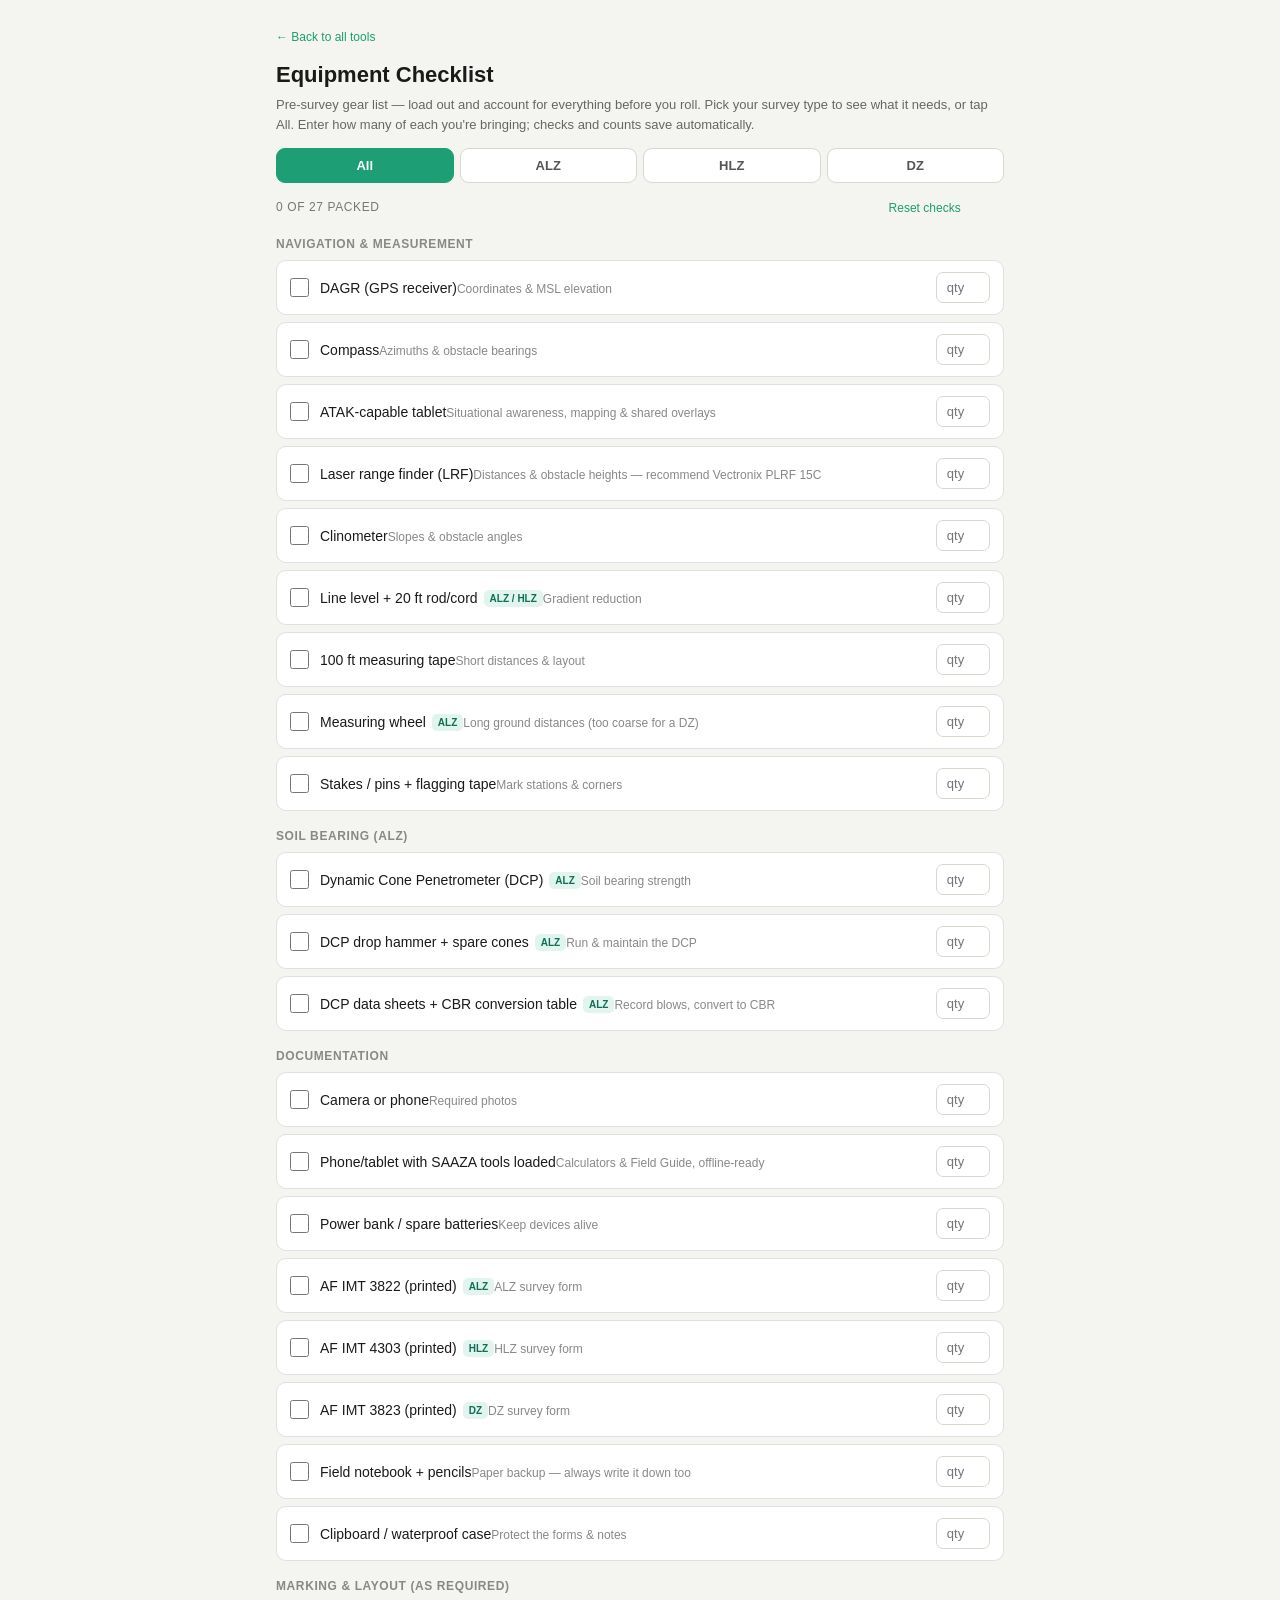
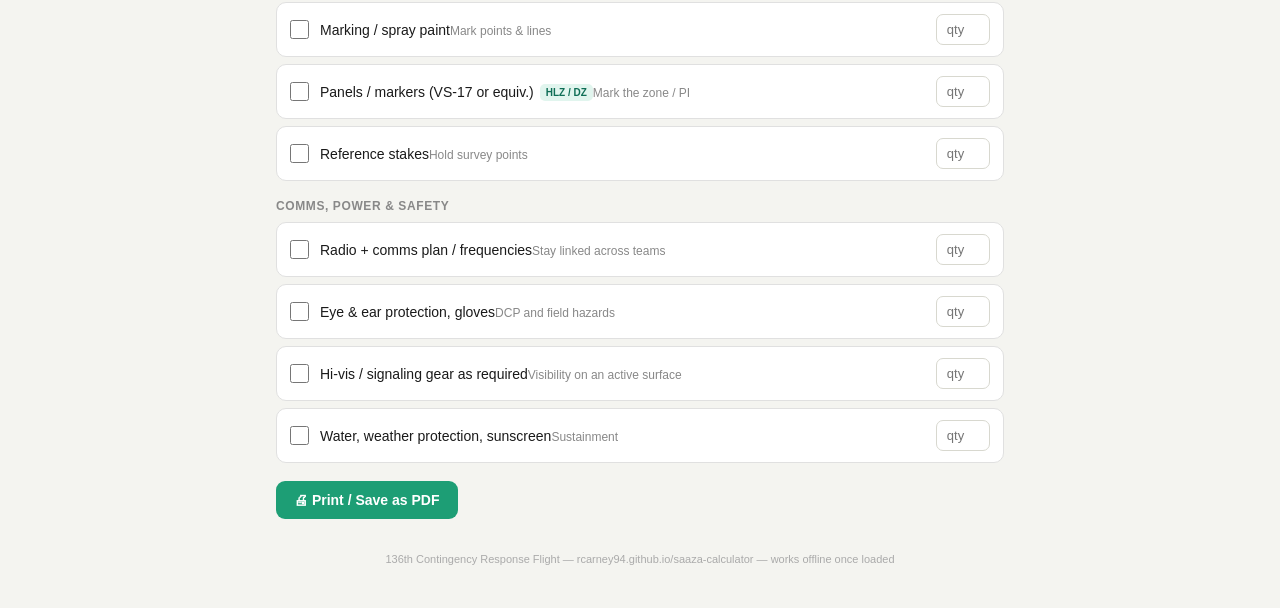
<file: SAAZA_Equipment_Checklist.html>
<!DOCTYPE html>
<html lang="en">
<head>
<meta charset="UTF-8"/>
<meta name="viewport" content="width=device-width, initial-scale=1.0"/>
<title>SAAZA Equipment Checklist</title>
<style>
*{box-sizing:border-box;margin:0;padding:0}
body{font-family:-apple-system,BlinkMacSystemFont,"Segoe UI",Arial,sans-serif;background:#f4f4f0;color:#1a1a1a;line-height:1.5;padding:1.5rem 1rem;max-width:760px;margin:0 auto}
a.back{display:inline-block;font-size:12px;color:#1D9E75;text-decoration:none;margin-bottom:12px}
h1{font-size:22px;font-weight:600;margin-bottom:4px}
.sub{font-size:13px;color:#666;margin-bottom:14px}
.seg{display:flex;gap:6px;flex-wrap:wrap;margin-bottom:6px}
.seg button{flex:1;min-width:64px;border:1px solid #d8d8cf;background:#fff;color:#555;border-radius:9px;padding:9px 6px;font-size:13px;font-weight:600;cursor:pointer}
.seg button.on{background:#1D9E75;border-color:#1D9E75;color:#fff}
.bar{display:flex;align-items:center;justify-content:space-between;gap:10px;margin:12px 0 6px}
.count{font-size:12px;color:#777;text-transform:uppercase;letter-spacing:.05em}
.mini{font-size:12px;color:#1D9E75;background:none;border:none;cursor:pointer;padding:4px 6px}
.cat{margin-top:16px}
.cat-h{font-size:12px;font-weight:600;color:#888;text-transform:uppercase;letter-spacing:.05em;margin-bottom:7px}
.item{display:flex;align-items:center;gap:11px;background:#fff;border:1px solid #e0e0e0;border-radius:10px;padding:11px 13px;margin-bottom:7px}
.item .body{flex:1;cursor:pointer;min-width:0}
.item input[type=checkbox]{width:19px;height:19px;accent-color:#1D9E75;flex-shrink:0;cursor:pointer}
.item .qty{width:54px;flex-shrink:0;border:1px solid #d8d8cf;border-radius:7px;padding:7px 4px;font-size:13px;text-align:center;background:#fff;color:#1a1a1a}
.item .qty:focus{outline:none;border-color:#1D9E75}
.item .n{font-size:14px;font-weight:500}
.item .note{font-size:12px;color:#888;margin-top:1px}
.item.checked .n{color:#999;text-decoration:line-through}
.item.checked .note{color:#bbb}
.tag{display:inline-block;font-size:10px;font-weight:600;color:#0F6E56;background:#E1F5EE;border-radius:5px;padding:1px 6px;margin-left:6px;vertical-align:middle}
.btn-row{margin:18px 0 6px}
.btn{display:inline-block;background:#1D9E75;color:#fff;border:none;border-radius:9px;padding:11px 18px;font-size:14px;font-weight:600;cursor:pointer;text-decoration:none}
.footer{text-align:center;font-size:11px;color:#aaa;margin-top:2rem;padding-bottom:1rem}
.saved{font-size:11px;color:#1D9E75;margin-left:8px;opacity:0;transition:opacity .2s}
.saved.show{opacity:1}
@media print{a.back,.seg,.btn-row,.mini,.footer{display:none!important}.item{break-inside:avoid}}
</style>
</head>
<body>

<a class="back" href="index.html">&larr; Back to all tools</a>
<h1>Equipment Checklist</h1>
<p class="sub">Pre-survey gear list &mdash; load out and account for everything before you roll. Pick your survey type to see what it needs, or tap All. Enter how many of each you're bringing; checks and counts save automatically.</p>

<div class="seg" id="seg">
  <button class="on" data-v="all" onclick="setType('all')">All</button>
  <button data-v="ALZ" onclick="setType('ALZ')">ALZ</button>
  <button data-v="HLZ" onclick="setType('HLZ')">HLZ</button>
  <button data-v="DZ" onclick="setType('DZ')">DZ</button>
</div>

<div class="bar">
  <span class="count" id="count"></span>
  <span><button class="mini" onclick="resetChecks()">Reset checks</button><span class="saved" id="saved">saved</span></span>
</div>

<div id="list"></div>

<div class="btn-row">
  <button class="btn" onclick="window.print()">🖨 Print / Save as PDF</button>
</div>

<div class="footer">136th Contingency Response Flight &mdash; rcarney94.github.io/saaza-calculator &mdash; works offline once loaded</div>

<script>
var GEAR=[
  ["Navigation & measurement",[
    ["DAGR (GPS receiver)","Coordinates & MSL elevation","all"],
    ["Compass","Azimuths & obstacle bearings","all"],
    ["ATAK-capable tablet","Situational awareness, mapping & shared overlays","all"],
    ["Laser range finder (LRF)","Distances & obstacle heights &mdash; recommend Vectronix PLRF 15C","all"],
    ["Clinometer","Slopes & obstacle angles","all"],
    ["Line level + 20 ft rod/cord","Gradient reduction","ALZ,HLZ"],
    ["100 ft measuring tape","Short distances & layout","all"],
    ["Measuring wheel","Long ground distances (too coarse for a DZ)","ALZ"],
    ["Stakes / pins + flagging tape","Mark stations & corners","all"]
  ]],
  ["Soil bearing (ALZ)",[
    ["Dynamic Cone Penetrometer (DCP)","Soil bearing strength","ALZ"],
    ["DCP drop hammer + spare cones","Run & maintain the DCP","ALZ"],
    ["DCP data sheets + CBR conversion table","Record blows, convert to CBR","ALZ"]
  ]],
  ["Documentation",[
    ["Camera or phone","Required photos","all"],
    ["Phone/tablet with SAAZA tools loaded","Calculators & Field Guide, offline-ready","all"],
    ["Power bank / spare batteries","Keep devices alive","all"],
    ["AF IMT 3822 (printed)","ALZ survey form","ALZ"],
    ["AF IMT 4303 (printed)","HLZ survey form","HLZ"],
    ["AF IMT 3823 (printed)","DZ survey form","DZ"],
    ["Field notebook + pencils","Paper backup &mdash; always write it down too","all"],
    ["Clipboard / waterproof case","Protect the forms & notes","all"]
  ]],
  ["Marking & layout (as required)",[
    ["Marking / spray paint","Mark points & lines","all"],
    ["Panels / markers (VS-17 or equiv.)","Mark the zone / PI","HLZ,DZ"],
    ["Reference stakes","Hold survey points","all"]
  ]],
  ["Comms, power & safety",[
    ["Radio + comms plan / frequencies","Stay linked across teams","all"],
    ["Eye & ear protection, gloves","DCP and field hazards","all"],
    ["Hi-vis / signaling gear as required","Visibility on an active surface","all"],
    ["Water, weather protection, sunscreen","Sustainment","all"]
  ]]
];
var type="all", KEY="saaza_equip_v1", state={};
try{ var s=localStorage.getItem(KEY); if(s){ var o=JSON.parse(s)||{}; for(var k in o){ var v=o[k]; state[k]=(v&&typeof v==="object")?{c:!!v.c,q:v.q||""}:{c:!!v,q:""}; } } }catch(e){}
function st(key){ if(!state[key]) state[key]={c:false,q:""}; return state[key]; }
function save(){ try{ localStorage.setItem(KEY, JSON.stringify(state)); }catch(e){} var t=document.getElementById("saved"); t.classList.add("show"); setTimeout(function(){t.classList.remove("show");},900); }
function needs(types){ return type==="all" || types==="all" || types.split(",").indexOf(type)>=0; }
function setType(t){ type=t; [].forEach.call(document.querySelectorAll("#seg button"),function(b){ b.classList.toggle("on", b.getAttribute("data-v")===t); }); render(); }
function toggle(key){ var x=st(key); x.c=!x.c; save(); render(); }
function setQty(key,val){ st(key).q=val; save(); }
function resetChecks(){ if(!confirm("Clear every check and quantity?")) return; state={}; save(); render(); }
function esc(s){ return (s||"").replace(/&(?!amp;|mdash;|hellip;|larr;)/g,"&amp;").replace(/</g,"&lt;").replace(/>/g,"&gt;"); }
function ek(key){ return key.replace(/'/g,"\\'"); }
function render(){
  var html="", total=0, done=0;
  GEAR.forEach(function(cat){
    var rows=cat[1].filter(function(it){ return needs(it[2]); });
    if(!rows.length) return;
    html+='<div class="cat"><div class="cat-h">'+esc(cat[0])+'</div>';
    rows.forEach(function(it){
      var key=it[0], x=st(key), c=!!x.c; total++; if(c) done++;
      var tag = (type==="all" && it[2]!=="all") ? '<span class="tag">'+it[2].replace(/,/g," / ")+'</span>' : '';
      html+='<div class="item'+(c?" checked":"")+'">'
        +'<input type="checkbox" '+(c?"checked":"")+' onchange="toggle(\''+ek(key)+'\')">'
        +'<span class="body" onclick="toggle(\''+ek(key)+'\')"><span class="n">'+esc(key)+tag+'</span><span class="note">'+esc(it[1])+'</span></span>'
        +'<input type="number" class="qty" min="0" inputmode="numeric" placeholder="qty" value="'+esc(x.q)+'" oninput="setQty(\''+ek(key)+'\',this.value)">'
        +'</div>';
    });
    html+='</div>';
  });
  document.getElementById("list").innerHTML=html;
  document.getElementById("count").textContent=done+" of "+total+" packed"+(type!=="all"?" \u00b7 "+type:"");
}
render();
</script>
</body>
</html>
</file>
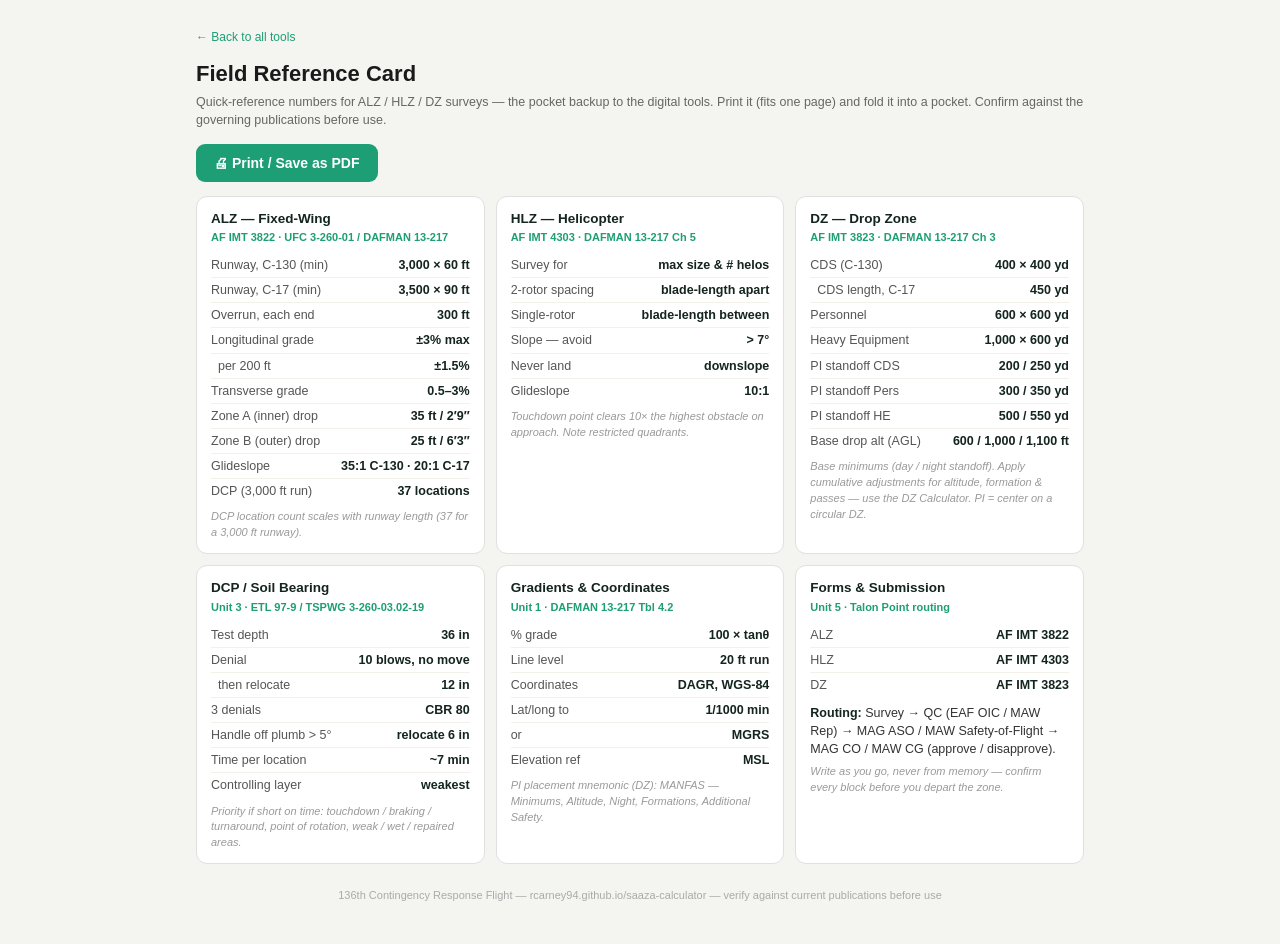
<file: SAAZA_Field_Reference_Card.html>
<!DOCTYPE html>
<html lang="en">
<head>
<meta charset="UTF-8"/>
<meta name="viewport" content="width=device-width, initial-scale=1.0"/>
<title>SAAZA Field Reference Card</title>
<style>
*{box-sizing:border-box;margin:0;padding:0}
body{font-family:-apple-system,BlinkMacSystemFont,"Segoe UI",Arial,sans-serif;background:#f4f4f0;color:#1a1a1a;line-height:1.45;padding:1.5rem 1rem;max-width:920px;margin:0 auto}
a.back{display:inline-block;font-size:12px;color:#1D9E75;text-decoration:none;margin-bottom:12px}
h1{font-size:22px;font-weight:600;margin-bottom:3px}
.sub{font-size:12.5px;color:#666;margin-bottom:14px}
.btn-row{margin-bottom:14px}
.btn{display:inline-block;background:#1D9E75;color:#fff;border:none;border-radius:9px;padding:11px 18px;font-size:14px;font-weight:600;cursor:pointer;text-decoration:none}
.grid{display:grid;grid-template-columns:repeat(auto-fit,minmax(260px,1fr));gap:11px}
.card{background:#fff;border:1px solid #e0e0e0;border-radius:11px;padding:12px 14px;break-inside:avoid}
.card h2{font-size:13.5px;font-weight:700;color:#14241f;margin-bottom:2px}
.card .form{font-size:11px;font-weight:600;color:#1D9E75;margin-bottom:7px}
.card ul{list-style:none}
.card li{font-size:12.5px;color:#333;padding:3px 0;border-top:1px solid #f2f1ea;display:flex;gap:8px}
.card li:first-child{border-top:none}
.k{color:#555;flex:1}
.v{font-weight:600;color:#14241f;text-align:right;white-space:nowrap}
.full{font-size:12.5px;color:#333}
.full b{color:#14241f}
.note{font-size:11px;color:#999;margin-top:6px;font-style:italic}
.footer{text-align:center;font-size:11px;color:#aaa;margin-top:1.5rem;padding-bottom:1rem}
@media print{
  body{padding:0;max-width:none;font-size:10px}
  a.back,.btn-row,.footer{display:none!important}
  h1{font-size:15px} .sub{font-size:9.5px;margin-bottom:8px}
  .grid{grid-template-columns:repeat(2,1fr);gap:6px}
  .card{padding:7px 9px;border-radius:7px}
  .card h2{font-size:10.5px} .card .form{font-size:8.5px;margin-bottom:4px}
  .card li{font-size:9.5px;padding:1.5px 0} .full{font-size:9.5px} .note{font-size:8px}
}
</style>
</head>
<body>

<a class="back" href="index.html">&larr; Back to all tools</a>
<h1>Field Reference Card</h1>
<p class="sub">Quick-reference numbers for ALZ / HLZ / DZ surveys &mdash; the pocket backup to the digital tools. Print it (fits one page) and fold it into a pocket. Confirm against the governing publications before use.</p>
<div class="btn-row"><button class="btn" onclick="window.print()">🖨 Print / Save as PDF</button></div>

<div class="grid">

  <div class="card">
    <h2>ALZ &mdash; Fixed-Wing</h2>
    <div class="form">AF IMT 3822 &middot; UFC 3-260-01 / DAFMAN 13-217</div>
    <ul>
      <li><span class="k">Runway, C-130 (min)</span><span class="v">3,000 &times; 60 ft</span></li>
      <li><span class="k">Runway, C-17 (min)</span><span class="v">3,500 &times; 90 ft</span></li>
      <li><span class="k">Overrun, each end</span><span class="v">300 ft</span></li>
      <li><span class="k">Longitudinal grade</span><span class="v">&plusmn;3% max</span></li>
      <li><span class="k">&nbsp;&nbsp;per 200 ft</span><span class="v">&plusmn;1.5%</span></li>
      <li><span class="k">Transverse grade</span><span class="v">0.5&ndash;3%</span></li>
      <li><span class="k">Zone A (inner) drop</span><span class="v">35 ft / 2&prime;9&Prime;</span></li>
      <li><span class="k">Zone B (outer) drop</span><span class="v">25 ft / 6&prime;3&Prime;</span></li>
      <li><span class="k">Glideslope</span><span class="v">35:1 C-130 &middot; 20:1 C-17</span></li>
      <li><span class="k">DCP (3,000 ft run)</span><span class="v">37 locations</span></li>
    </ul>
    <div class="note">DCP location count scales with runway length (37 for a 3,000 ft runway).</div>
  </div>

  <div class="card">
    <h2>HLZ &mdash; Helicopter</h2>
    <div class="form">AF IMT 4303 &middot; DAFMAN 13-217 Ch 5</div>
    <ul>
      <li><span class="k">Survey for</span><span class="v">max size & # helos</span></li>
      <li><span class="k">2-rotor spacing</span><span class="v">blade-length apart</span></li>
      <li><span class="k">Single-rotor</span><span class="v">blade-length between</span></li>
      <li><span class="k">Slope &mdash; avoid</span><span class="v">&gt; 7&deg;</span></li>
      <li><span class="k">Never land</span><span class="v">downslope</span></li>
      <li><span class="k">Glideslope</span><span class="v">10:1</span></li>
    </ul>
    <div class="note">Touchdown point clears 10&times; the highest obstacle on approach. Note restricted quadrants.</div>
  </div>

  <div class="card">
    <h2>DZ &mdash; Drop Zone</h2>
    <div class="form">AF IMT 3823 &middot; DAFMAN 13-217 Ch 3</div>
    <ul>
      <li><span class="k">CDS (C-130)</span><span class="v">400 &times; 400 yd</span></li>
      <li><span class="k">&nbsp;&nbsp;CDS length, C-17</span><span class="v">450 yd</span></li>
      <li><span class="k">Personnel</span><span class="v">600 &times; 600 yd</span></li>
      <li><span class="k">Heavy Equipment</span><span class="v">1,000 &times; 600 yd</span></li>
      <li><span class="k">PI standoff CDS</span><span class="v">200 / 250 yd</span></li>
      <li><span class="k">PI standoff Pers</span><span class="v">300 / 350 yd</span></li>
      <li><span class="k">PI standoff HE</span><span class="v">500 / 550 yd</span></li>
      <li><span class="k">Base drop alt (AGL)</span><span class="v">600 / 1,000 / 1,100 ft</span></li>
    </ul>
    <div class="note">Base minimums (day / night standoff). Apply cumulative adjustments for altitude, formation & passes &mdash; use the DZ Calculator. PI = center on a circular DZ.</div>
  </div>

  <div class="card">
    <h2>DCP / Soil Bearing</h2>
    <div class="form">Unit 3 &middot; ETL 97-9 / TSPWG 3-260-03.02-19</div>
    <ul>
      <li><span class="k">Test depth</span><span class="v">36 in</span></li>
      <li><span class="k">Denial</span><span class="v">10 blows, no move</span></li>
      <li><span class="k">&nbsp;&nbsp;then relocate</span><span class="v">12 in</span></li>
      <li><span class="k">3 denials</span><span class="v">CBR 80</span></li>
      <li><span class="k">Handle off plumb &gt; 5&deg;</span><span class="v">relocate 6 in</span></li>
      <li><span class="k">Time per location</span><span class="v">~7 min</span></li>
      <li><span class="k">Controlling layer</span><span class="v">weakest</span></li>
    </ul>
    <div class="note">Priority if short on time: touchdown / braking / turnaround, point of rotation, weak / wet / repaired areas.</div>
  </div>

  <div class="card">
    <h2>Gradients & Coordinates</h2>
    <div class="form">Unit 1 &middot; DAFMAN 13-217 Tbl 4.2</div>
    <ul>
      <li><span class="k">% grade</span><span class="v">100 &times; tan&theta;</span></li>
      <li><span class="k">Line level</span><span class="v">20 ft run</span></li>
      <li><span class="k">Coordinates</span><span class="v">DAGR, WGS-84</span></li>
      <li><span class="k">Lat/long to</span><span class="v">1/1000 min</span></li>
      <li><span class="k">or</span><span class="v">MGRS</span></li>
      <li><span class="k">Elevation ref</span><span class="v">MSL</span></li>
    </ul>
    <div class="note">PI placement mnemonic (DZ): MANFAS &mdash; Minimums, Altitude, Night, Formations, Additional Safety.</div>
  </div>

  <div class="card">
    <h2>Forms & Submission</h2>
    <div class="form">Unit 5 &middot; Talon Point routing</div>
    <ul>
      <li><span class="k">ALZ</span><span class="v">AF IMT 3822</span></li>
      <li><span class="k">HLZ</span><span class="v">AF IMT 4303</span></li>
      <li><span class="k">DZ</span><span class="v">AF IMT 3823</span></li>
    </ul>
    <div class="full" style="margin-top:7px"><b>Routing:</b> Survey &rarr; QC (EAF OIC / MAW Rep) &rarr; MAG ASO / MAW Safety-of-Flight &rarr; MAG CO / MAW CG (approve / disapprove).</div>
    <div class="note">Write as you go, never from memory &mdash; confirm every block before you depart the zone.</div>
  </div>

</div>

<div class="footer">136th Contingency Response Flight &mdash; rcarney94.github.io/saaza-calculator &mdash; verify against current publications before use</div>

</body>
</html>
</file>
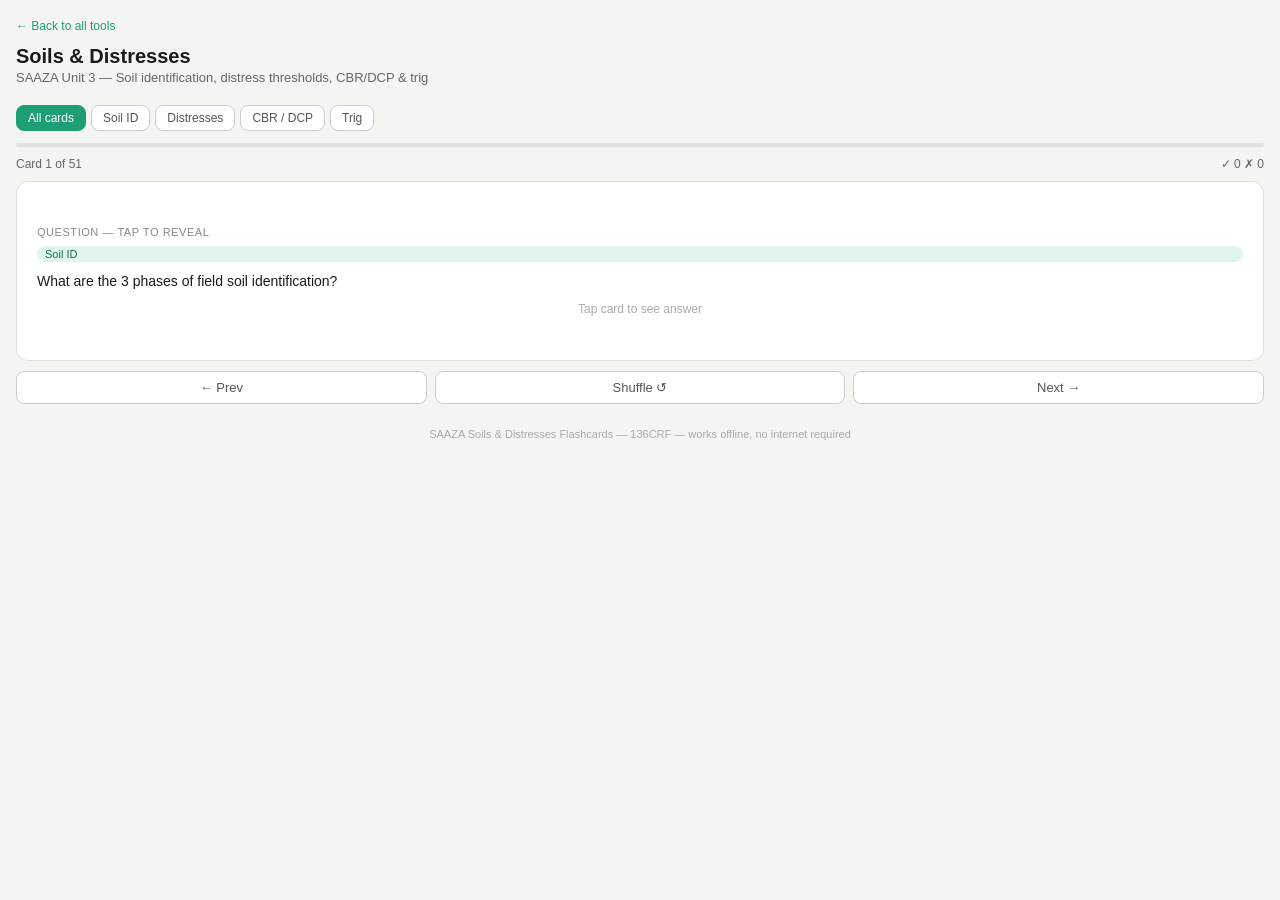
<file: SAAZA_Flashcards.html>
<!DOCTYPE html>
<html lang="en">
<head>
<meta charset="UTF-8"/>
<meta name="viewport" content="width=device-width, initial-scale=1.0"/>
<title>SAAZA Flashcards</title>
<style>
*{box-sizing:border-box;margin:0;padding:0}
body{font-family:-apple-system,BlinkMacSystemFont,"Segoe UI",Arial,sans-serif;background:#f4f4f0;color:#1a1a1a;padding:1rem;min-height:100vh}
h1{font-size:20px;font-weight:600;margin-bottom:2px}
.sub{font-size:13px;color:#666;margin-bottom:1.25rem}
.tnav{display:flex;flex-wrap:wrap;gap:5px;margin-bottom:12px}
.tb{padding:5px 11px;border:1px solid #ccc;border-radius:8px;background:#fff;cursor:pointer;font-size:12px;color:#555;transition:all .15s}
.tb.on{background:#1D9E75;color:#fff;border-color:#1D9E75;font-weight:500}
.prog{font-size:12px;color:#666;display:flex;justify-content:space-between;margin-bottom:10px}
.bar{height:4px;background:#e0e0e0;border-radius:2px;margin-bottom:10px;overflow:hidden}
.fill{height:100%;background:#1D9E75;border-radius:2px;transition:width .3s}
.card{border:1px solid #e0e0e0;border-radius:12px;padding:1.25rem;min-height:180px;display:flex;flex-direction:column;justify-content:center;cursor:pointer;background:#fff;margin-bottom:10px}
.card.ans{border-color:#1D9E75}
.clabel{font-size:11px;color:#888;margin-bottom:8px;text-transform:uppercase;letter-spacing:.05em}
.clabel.g{color:#1D9E75}
.tag{display:inline-block;font-size:11px;padding:2px 8px;border-radius:8px;margin-bottom:8px}
.ts{background:#E1F5EE;color:#0F6E56}
.td{background:#FAEEDA;color:#633806}
.tc{background:#E6F1FB;color:#0C447C}
.tf{background:#EEEDFE;color:#3C3489}
.tt{background:#FAECE7;color:#712B13}
.ctext{font-size:14px;color:#1a1a1a;line-height:1.6;white-space:pre-line}
.hint{font-size:12px;color:#aaa;margin-top:10px;text-align:center}
.brow{display:grid;grid-template-columns:1fr 1fr 1fr;gap:8px;margin-bottom:10px}
.fb{padding:8px;border:1px solid #ccc;border-radius:8px;background:#fff;cursor:pointer;font-size:13px;color:#555}
.fb.ok{background:#EAF3DE;color:#27500A;border-color:#639922}
.fb.no{background:#FCEBEB;color:#791F1F;border-color:#E24B4A}
.nav{display:flex;gap:8px;margin-bottom:1rem}
.done{background:#f7f7f5;border-radius:12px;padding:1rem;text-align:center;display:none;margin-top:1rem}
.footer{text-align:center;font-size:11px;color:#aaa;margin-top:1.5rem;padding-bottom:1rem}
</style>
</head>
<body>
<a href="index.html" style="display:inline-block;font-size:12px;color:#1D9E75;text-decoration:none;margin-bottom:12px;">← Back to all tools</a>
<h1>Soils &amp; Distresses</h1>
<p class="sub">SAAZA Unit 3 — Soil identification, distress thresholds, CBR/DCP &amp; trig</p>
<div class="tnav">
<button class="tb on" onclick="setT('all',this)">All cards</button>
<button class="tb" onclick="setT('soil',this)">Soil ID</button>
<button class="tb" onclick="setT('dist',this)">Distresses</button>
<button class="tb" onclick="setT('cbr',this)">CBR / DCP</button>
<button class="tb" onclick="setT('trig',this)">Trig</button>
</div>
<div class="bar"><div class="fill" id="fill" style="width:0%"></div></div>
<div class="prog"><span id="pr">Card 1</span><span id="sc">✓ 0  ✗ 0</span></div>
<div class="card" id="cf" onclick="flip()">
<div class="clabel">Question — tap to reveal</div>
<div class="tag" id="tg"></div>
<div class="ctext" id="cq"></div>
<div class="hint">Tap card to see answer</div>
</div>
<div class="card ans" id="cb" onclick="flip()" style="display:none">
<div class="clabel g">Answer — tap to go back</div>
<div class="ctext" id="ca"></div>
</div>
<div class="brow" id="br" style="display:none">
<button class="fb no" onclick="mark(0)">✗ Missed</button>
<button class="fb" onclick="mark(2)">→ Skip</button>
<button class="fb ok" onclick="mark(1)">✓ Got it</button>
</div>
<div class="nav">
<button class="fb" style="flex:1" onclick="go(-1)">← Prev</button>
<button class="fb" style="flex:1" onclick="shuf()">Shuffle ↺</button>
<button class="fb" style="flex:1" onclick="go(1)">Next →</button>
</div>
<div class="done" id="dn">
<div style="font-size:15px;font-weight:600;margin-bottom:6px">Deck complete!</div>
<div style="font-size:13px;color:#666" id="fs"></div>
<button class="fb" style="margin-top:10px" onclick="restart()">Restart ↺</button>
</div>
<div class="footer">SAAZA Soils &amp; Distresses Flashcards &mdash; 136CRF &mdash; works offline, no internet required</div>
<script>
var D=[
{t:'soil',q:'What are the 3 phases of field soil identification?',a:'1. Visual Examination\n2. Sedimentation Test\n3. Plasticity Tests'},
{t:'soil',q:'What does the first letter of a USCS soil symbol represent?',a:'Size Group — dominant soil type by weight:\nG = Gravel\nS = Sand\nM = Silt\nC = Clay\n(Pt and O are characteristics, not size groups)'},
{t:'soil',q:'What does the second letter of a USCS symbol represent?',a:'Characteristic:\nW = Well-graded (size ratio)\nP = Poorly-graded (size ratio)\nH = High compressibility (plasticity — requires lab)\nL = Low compressibility (plasticity — requires lab)\nPt = Organic Peat (organics only)\nO = Organic Silts and Clays (organics only)'},
{t:'soil',q:'Key question when starting USCS classification?',a:'"What do I have the most of by weight?" — determines your first letter'},
{t:'soil',q:'At what sieve does gravel become sand?',a:'No. 4 sieve — passing No.4 and retained on No.200 = sand'},
{t:'soil',q:'What are fines?',a:'Material passing the No. 200 sieve — no minimum size'},
{t:'soil',q:'When do you need a sedimentation test?',a:'When borderline between sand and fines — determines more S or more M/C'},
{t:'soil',q:'Sedimentation test settlement times?',a:'2 sec = coarse/fine sand\n30 sec = sand/fines\n10 min = coarse/fine silt\n1 hour = silt/clay'},
{t:'soil',q:'When do you need a plasticity test?',a:'When sample is majority fines — determines Silt (M) vs Clay (C) and H or L'},
{t:'soil',q:'What are the 5 plasticity tests?',a:'1. Dry Strength\n2. Roll/Thread\n3. Ribbon\n4. Wet Shake\n5. Cast'},
{t:'soil',q:'Best USCS soil types for a landing surface?',a:'GW (excellent) and GP (good to excellent)'},
{t:'soil',q:'Which USCS type is always unsuitable?',a:'Pt — organic peat. Not suitable for base or subbase'},
{t:'soil',q:'What layer does MMT assess?',a:'Base layer only — EAF required for precision evaluation'},
{t:'soil',q:'What does "poorly graded" mean?',a:'Mostly same-size particles — poor interlocking, less stable'},
{t:'dist',q:'What system rates airfield distresses?',a:'SPACI — Semi-prepared Airfield Condition Index'},
{t:'dist',q:'Pothole GREEN threshold?',a:'< 4" deep AND/OR < 15" diameter'},
{t:'dist',q:'Pothole RED threshold?',a:'> 6" deep AND > 15" diameter'},
{t:'dist',q:'Rut GREEN threshold?',a:'Exist but < 4" deep'},
{t:'dist',q:'Rut RED threshold?',a:'> 6" deep'},
{t:'dist',q:'Loose aggregate coverage GREEN?',a:'Covers < 1/10 of section'},
{t:'dist',q:'Loose aggregate coverage RED?',a:'Covers > 1/2 of section'},
{t:'dist',q:'Loose aggregate SIZE GREEN?',a:'Max 3/4", recommended 1/2"'},
{t:'dist',q:'Loose aggregate SIZE RED?',a:'Max > 1"'},
{t:'dist',q:'Dust GREEN threshold?',a:'Does not obstruct visibility'},
{t:'dist',q:'Dust RED threshold?',a:'Thick, obstructs visibility'},
{t:'dist',q:'Rolling Resistant Material GREEN?',a:'Exist but < 1" deep'},
{t:'dist',q:'Rolling Resistant Material RED?',a:'> 3" deep'},
{t:'dist',q:'Jet Blast Erosion GREEN?',a:'Exist but < 1" deep'},
{t:'dist',q:'Stabilized Layer Failure GREEN?',a:'Exist but < 1" deep'},
{t:'dist',q:'Stabilized Layer Failure RED?',a:'> 2" deep'},
{t:'cbr',q:'What does CBR stand for and measure?',a:'California Bearing Ratio — soil weight-bearing capacity based on shearing resistance'},
{t:'cbr',q:'What is one CBR cycle?',a:'One landing + one takeoff = one pass'},
{t:'cbr',q:'What tool measures CBR in the field?',a:'Dynamic Cone Penetrometer (DCP)'},
{t:'cbr',q:'How deep do you test with the DCP?',a:'36 inches'},
{t:'cbr',q:'What is a DCP denial and what do you do?',a:'10 blows, no movement → relocate 12" and repeat. 3 denials = CBR 80'},
{t:'cbr',q:'DCP handle > 5" from plumb — what do you do?',a:'Stop, relocate 6", repeat'},
{t:'cbr',q:'How many people operate the DCP?',a:'2 personnel'},
{t:'cbr',q:'Time estimate per DCP location?',a:'~7 minutes including movement'},
{t:'cbr',q:'How many test locations for a standard 3,000\' KC-130 runway?',a:'37 locations'},
{t:'cbr',q:'5 steps to complete a DCP data sheet?',a:'1. Record blows & depth\n2. Calc depth per blow set\n3. Divide by blows\n4. Look up CBR in Table 3 (ETL 09-6)\n5. ID layers, average CBR per layer'},
{t:'cbr',q:'How do you identify layer transitions in DCP data?',a:'Significant change in CBR values = new layer'},
{t:'cbr',q:'Which layer controls allowable passes?',a:'The weakest layer — always the controlling layer'},
{t:'cbr',q:'Priority DCP locations when time is limited?',a:'Touchdown, braking, turnaround, point of rotation, weak/wet/repaired areas'},
{t:'cbr',q:'Four soil layers surface to bottom?',a:'Surface → Base → Sub-base → Sub-grade'},
{t:'trig',q:'When do you use inverse trig?',a:'When you know two sides and need the angle θ\narcTan, arcSin, or arcCos'},
{t:'trig',q:'Formula to find obstruction height?',a:'Tan(θ) × Adj = Opp\nAdd observer height for true ground-to-top'},
{t:'trig',q:'How to find straight-line distance (Hyp)?',a:'Know Opp → Hyp = Opp ÷ Sin(θ)\nKnow Adj → Hyp = Adj ÷ Cos(θ)'},
{t:'trig',q:'When do you multiply vs divide?',a:'Multiply → solving for top row (Opp or Adj)\nDivide → solving for bottom row (Hyp)'},
{t:'trig',q:'Which function uses Opp and Adj?',a:'Tan = Opp ÷ Adj'},
{t:'trig',q:'Which function uses Opp and Hyp?',a:'Sin = Opp ÷ Hyp'},
{t:'trig',q:'Which function uses Adj and Hyp?',a:'Cos = Adj ÷ Hyp'}
];
var TG={soil:'ts',dist:'td',cbr:'tc',trig:'tt'};
var TL={soil:'Soil ID',dist:'Distresses',cbr:'CBR/DCP',trig:'Trig'};
var deck=[],idx=0,flipped=false,cor=0,wrg=0,topic='all';
function build(){deck=topic==='all'?D.slice():D.filter(function(c){return c.t===topic;});idx=0;cor=0;wrg=0;show();}
function setT(t,b){topic=t;document.querySelectorAll('.tb').forEach(function(x){x.classList.remove('on');});b.classList.add('on');build();}
function show(){
var done=idx>=deck.length;
document.getElementById('dn').style.display=done?'block':'none';
document.getElementById('cf').style.display=done?'none':'flex';
document.getElementById('cb').style.display='none';
document.getElementById('br').style.display='none';
flipped=false;
if(done){document.getElementById('fs').textContent='✓ '+cor+' correct   ✗ '+wrg+' missed   → '+(deck.length-cor-wrg)+' skipped';return;}
var c=deck[idx];
document.getElementById('cq').textContent=c.q;
document.getElementById('ca').textContent=c.a;
document.getElementById('tg').textContent=TL[c.t];
document.getElementById('tg').className='tag '+TG[c.t];
document.getElementById('pr').textContent='Card '+(idx+1)+' of '+deck.length;
document.getElementById('sc').textContent='✓ '+cor+'  ✗ '+wrg;
document.getElementById('fill').style.width=(deck.length>0?Math.round(cor/deck.length*100):0)+'%';
}
function flip(){flipped=!flipped;document.getElementById('cf').style.display=flipped?'none':'flex';document.getElementById('cb').style.display=flipped?'flex':'none';document.getElementById('br').style.display=flipped?'grid':'none';}
function mark(r){if(r===1)cor++;else if(r===0)wrg++;idx++;show();}
function go(d){var n=idx+d;if(n>=0&&n<deck.length){idx=n;flipped=false;show();}}
function shuf(){for(var i=deck.length-1;i>0;i--){var j=Math.floor(Math.random()*(i+1));var tmp=deck[i];deck[i]=deck[j];deck[j]=tmp;}idx=0;cor=0;wrg=0;show();}
function restart(){idx=0;cor=0;wrg=0;document.getElementById('dn').style.display='none';show();}
build();
</script>
</body>
</html>
</file>
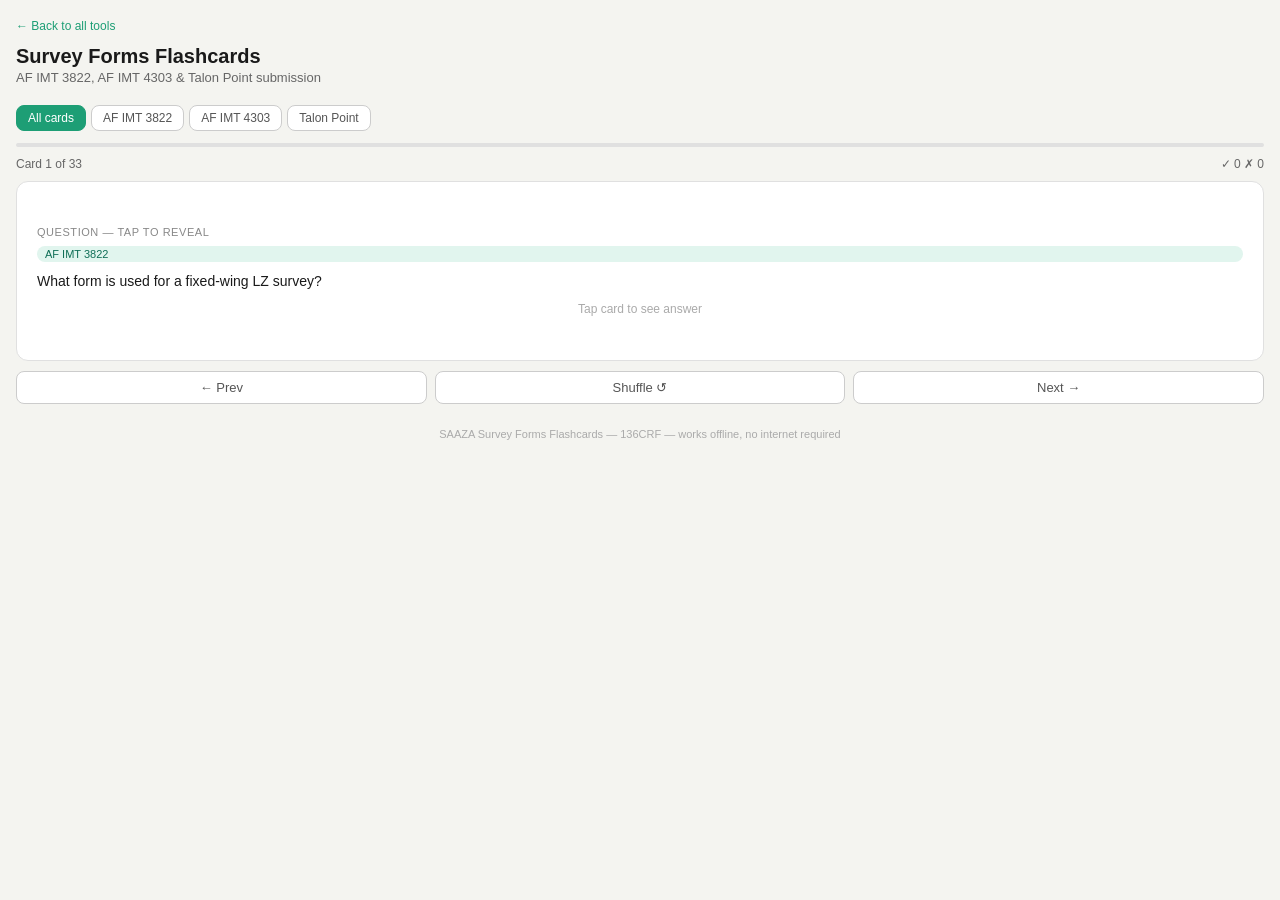
<file: SAAZA_Forms_Flashcards.html>
<!DOCTYPE html>
<html lang="en">
<head>
<meta charset="UTF-8"/>
<meta name="viewport" content="width=device-width, initial-scale=1.0"/>
<title>SAAZA Forms Flashcards</title>
<style>
*{box-sizing:border-box;margin:0;padding:0}
body{font-family:-apple-system,BlinkMacSystemFont,"Segoe UI",Arial,sans-serif;background:#f4f4f0;color:#1a1a1a;padding:1rem;min-height:100vh}
a.back{display:inline-block;font-size:12px;color:#1D9E75;text-decoration:none;margin-bottom:12px}
h1{font-size:20px;font-weight:600;margin-bottom:2px}
.sub{font-size:13px;color:#666;margin-bottom:1.25rem}
.tnav{display:flex;flex-wrap:wrap;gap:5px;margin-bottom:12px}
.tb{padding:5px 11px;border:1px solid #ccc;border-radius:8px;background:#fff;cursor:pointer;font-size:12px;color:#555}
.tb.on{background:#1D9E75;color:#fff;border-color:#1D9E75;font-weight:500}
.prog{font-size:12px;color:#666;display:flex;justify-content:space-between;margin-bottom:10px}
.bar{height:4px;background:#e0e0e0;border-radius:2px;margin-bottom:10px;overflow:hidden}
.fill{height:100%;background:#1D9E75;border-radius:2px;transition:width .3s}
.card{border:1px solid #e0e0e0;border-radius:12px;padding:1.25rem;min-height:180px;display:flex;flex-direction:column;justify-content:center;cursor:pointer;background:#fff;margin-bottom:10px}
.card.ans{border-color:#1D9E75}
.clabel{font-size:11px;color:#888;margin-bottom:8px;text-transform:uppercase;letter-spacing:.05em}
.clabel.g{color:#1D9E75}
.tag{display:inline-block;font-size:11px;padding:2px 8px;border-radius:8px;margin-bottom:8px}
.td{background:#E1F5EE;color:#0F6E56}
.tp{background:#EEEDFE;color:#3C3489}
.tg{background:#FAEEDA;color:#633806}
.ctext{font-size:14px;color:#1a1a1a;line-height:1.6;white-space:pre-line}
.hint{font-size:12px;color:#aaa;margin-top:10px;text-align:center}
.brow{display:grid;grid-template-columns:1fr 1fr 1fr;gap:8px;margin-bottom:10px}
.fb{padding:8px;border:1px solid #ccc;border-radius:8px;background:#fff;cursor:pointer;font-size:13px;color:#555}
.fb.ok{background:#EAF3DE;color:#27500A;border-color:#639922}
.fb.no{background:#FCEBEB;color:#791F1F;border-color:#E24B4A}
.nav{display:flex;gap:8px;margin-bottom:1rem}
.done{background:#f7f7f5;border-radius:12px;padding:1rem;text-align:center;display:none;margin-top:1rem}
.footer{text-align:center;font-size:11px;color:#aaa;margin-top:1.5rem;padding-bottom:1rem}
</style>
</head>
<body>
<a class="back" href="index.html">← Back to all tools</a>
<h1>Survey Forms Flashcards</h1>
<p class="sub">AF IMT 3822, AF IMT 4303 &amp; Talon Point submission</p>
<div class="tnav">
<button class="tb on" onclick="setT('all',this)">All cards</button>
<button class="tb" onclick="setT('3822',this)">AF IMT 3822</button>
<button class="tb" onclick="setT('4303',this)">AF IMT 4303</button>
<button class="tb" onclick="setT('tp',this)">Talon Point</button>
</div>
<div class="bar"><div class="fill" id="fill" style="width:0%"></div></div>
<div class="prog"><span id="pr">Card 1</span><span id="sc">✓ 0  ✗ 0</span></div>
<div class="card" id="cf" onclick="flip()">
<div class="clabel">Question — tap to reveal</div>
<div class="tag" id="tg"></div>
<div class="ctext" id="cq"></div>
<div class="hint">Tap card to see answer</div>
</div>
<div class="card ans" id="cb" onclick="flip()" style="display:none">
<div class="clabel g">Answer — tap to go back</div>
<div class="ctext" id="ca"></div>
</div>
<div class="brow" id="br" style="display:none">
<button class="fb no" onclick="mark(0)">✗ Missed</button>
<button class="fb" onclick="mark(2)">→ Skip</button>
<button class="fb ok" onclick="mark(1)">✓ Got it</button>
</div>
<div class="nav">
<button class="fb" style="flex:1" onclick="go(-1)">← Prev</button>
<button class="fb" style="flex:1" onclick="shuf()">Shuffle ↺</button>
<button class="fb" style="flex:1" onclick="go(1)">Next →</button>
</div>
<div class="done" id="dn">
<div style="font-size:15px;font-weight:600;margin-bottom:6px">Deck complete!</div>
<div style="font-size:13px;color:#666" id="fs"></div>
<button class="fb" style="margin-top:10px" onclick="restart()">Restart ↺</button>
</div>
<div class="footer">SAAZA Survey Forms Flashcards &mdash; 136CRF &mdash; works offline, no internet required</div>
<script>
var D=[
{t:'3822',q:'What form is used for a fixed-wing LZ survey?',a:'AF IMT 3822 — Landing Zone Survey Form'},
{t:'4303',q:'What form is used for a helicopter LZ survey?',a:'AF IMT 4303 — Helicopter Landing Zone Form'},
{t:'3822',q:'Unit of measure on AF IMT 3822?',a:'Feet — always actual ground data, not minimums'},
{t:'3822',q:'What goes in block 1A of AF IMT 3822?',a:'LZ Name — bird name or location'},
{t:'3822',q:'What goes in block 1B of AF IMT 3822?',a:'HQ AMC/A3DT will update after submission if approved — leave blank'},
{t:'3822',q:'What goes in blocks 2A/2B of AF IMT 3822?',a:'2A: Country where LZ is located\n2B: State, province, or territory'},
{t:'3822',q:'What goes in block 4A of AF IMT 3822?',a:'Date of physical survey, Team Leader name, grade, phone number, and unit'},
{t:'3822',q:'What goes in block 4B of AF IMT 3822?',a:'Date reviewed, reviewer name, grade, phone number, unit and location, with signature\n(User, Safety Officer, Squadron/ACE/MAGTF Commander)'},
{t:'3822',q:'What goes in block 4C of AF IMT 3822?',a:'Date approved/disapproved, name, grade, phone number, unit and location, with signature\n(Squadron/ACE/MAGTF Commander)'},
{t:'3822',q:'Who is the LZ Controlling Agency on AF IMT 3822?',a:'YOU — the unit conducting the survey, if surveying for operations you will support'},
{t:'3822',q:'What goes in blocks 9A/B of AF IMT 3822?',a:'WGS-84 coordinates for GPS derived (almost always)'},
{t:'3822',q:'What precision are lat/longs recorded to on AF IMT 3822?',a:'Nearest 1/1000th of a minute'},
{t:'3822',q:'What goes in blocks 9C-E of AF IMT 3822?',a:'Grid Zone, easting and northing obtained from map (different than MGRS)'},
{t:'3822',q:'What goes in block 10A of AF IMT 3822?',a:'Type of surface — use letter identifier'},
{t:'3822',q:'What goes in block 10B of AF IMT 3822?',a:'Thickness and CBR strength of each soil layer from the controlling point'},
{t:'3822',q:'What goes in block 11A of AF IMT 3822?',a:'Glideslope ratio used to determine obstacle clearance for BOTH arrival AND departure zones'},
{t:'3822',q:'What goes in block 11B of AF IMT 3822?',a:'Percentage of slope for longitudinal gradient — use "+" for upslope and "−" for downslope'},
{t:'3822',q:'What goes in blocks 12A-H of AF IMT 3822?',a:'Percent slope for each gradient section — use "+" for upslope and "−" for downslope'},
{t:'3822',q:'What goes in block 12I of AF IMT 3822?',a:'List any obstacle penetrations'},
{t:'3822',q:'What GPS coordinate system is used on AF IMT 3822?',a:'WGS-84 — used for virtually all GPS-derived coordinates'},
{t:'4303',q:'What goes in block 6 of AF IMT 4303?',a:'Approach and departure axis information — ratios and any restricted/obstructed quadrants'},
{t:'4303',q:'What goes in block 7 of AF IMT 4303?',a:'Coordinates — WGS-84, primary run-in heading, lat/long to nearest 1/1000th minute'},
{t:'4303',q:'What goes in block 8A/B of AF IMT 4303?',a:'LZ dimensions — length and width in feet'},
{t:'4303',q:'What goes in block 8C of AF IMT 4303?',a:'Elevation in feet MSL'},
{t:'4303',q:'What goes in block 8D of AF IMT 4303?',a:'Maximum T/M/S of requesting agency'},
{t:'4303',q:'What goes in block 8E of AF IMT 4303?',a:'Obstructions to approach and departure — note which quadrants are affected'},
{t:'4303',q:'What goes in block 8F of AF IMT 4303?',a:'LZ slope from approach angle'},
{t:'4303',q:'What goes in block 9 of AF IMT 4303?',a:'Describe items from block 8E and other concerns\nInclude obstruction radials, heights, surface conditions\nExample: "45\' palm trees from 310 radial to 035 radial"'},
{t:'4303',q:'How are obstructions described on AF IMT 4303?',a:'By radial and height\nExample: "45\' palm trees from 310 radial to 035 radial"'},
{t:'4303',q:'What must the HLZ diagram on AF IMT 4303 include?',a:'All obstructions with distances and heights, approach/departure axes, scale, north arrow, magnetic variation (MVAR), and LZ dimensions'},
{t:'tp',q:'What is Talon Point?',a:'The SAAZA database where completed surveys are submitted, reviewed, approved, and stored\nNIPR: https://talonpoint.net/\nSIPR: https://talonpoint.snlca.nro.smil.mil/TalonPoint/home'},
{t:'tp',q:'What are Zone Availability Reports (ZARs)?',a:'Reports in Talon Point showing status and availability of previously surveyed zones — best starting point during information gathering'},
{t:'tp',q:'What is the Talon Point routing sequence?',a:'1. Survey completed by MSAAZA/SAAZA Marine\n2. Routed for QC to EAF OIC/MAW Rep\n3. QC routes to MAG ASO/MAW DOS for Safety of Flight review\n4. ASO routes to MAG CO/MAW CG\n5. MAG CO/MAW CG approves or disapproves'},
];
var TG={'3822':'td','4303':'tp',tp:'tg'};
var TL={'3822':'AF IMT 3822','4303':'AF IMT 4303',tp:'Talon Point'};
var deck=[],idx=0,flipped=false,cor=0,wrg=0,topic='all';
function build(){deck=topic==='all'?D.slice():D.filter(function(c){return c.t===topic;});idx=0;cor=0;wrg=0;show();}
function setT(t,b){topic=t;document.querySelectorAll('.tb').forEach(function(x){x.classList.remove('on');});b.classList.add('on');build();}
function show(){
var done=idx>=deck.length;
document.getElementById('dn').style.display=done?'block':'none';
document.getElementById('cf').style.display=done?'none':'flex';
document.getElementById('cb').style.display='none';
document.getElementById('br').style.display='none';
flipped=false;
if(done){document.getElementById('fs').textContent='✓ '+cor+' correct   ✗ '+wrg+' missed   → '+(deck.length-cor-wrg)+' skipped';return;}
var c=deck[idx];
document.getElementById('cq').textContent=c.q;
document.getElementById('ca').textContent=c.a;
document.getElementById('tg').textContent=TL[c.t];
document.getElementById('tg').className='tag '+TG[c.t];
document.getElementById('pr').textContent='Card '+(idx+1)+' of '+deck.length;
document.getElementById('sc').textContent='✓ '+cor+'  ✗ '+wrg;
document.getElementById('fill').style.width=(deck.length>0?Math.round(cor/deck.length*100):0)+'%';
}
function flip(){flipped=!flipped;document.getElementById('cf').style.display=flipped?'none':'flex';document.getElementById('cb').style.display=flipped?'flex':'none';document.getElementById('br').style.display=flipped?'grid':'none';}
function mark(r){if(r===1)cor++;else if(r===0)wrg++;idx++;show();}
function go(d){var n=idx+d;if(n>=0&&n<deck.length){idx=n;flipped=false;show();}}
function shuf(){for(var i=deck.length-1;i>0;i--){var j=Math.floor(Math.random()*(i+1));var tmp=deck[i];deck[i]=deck[j];deck[j]=tmp;}idx=0;cor=0;wrg=0;show();}
function restart(){idx=0;cor=0;wrg=0;document.getElementById('dn').style.display='none';show();}
build();
</script>
</body>
</html>
</file>
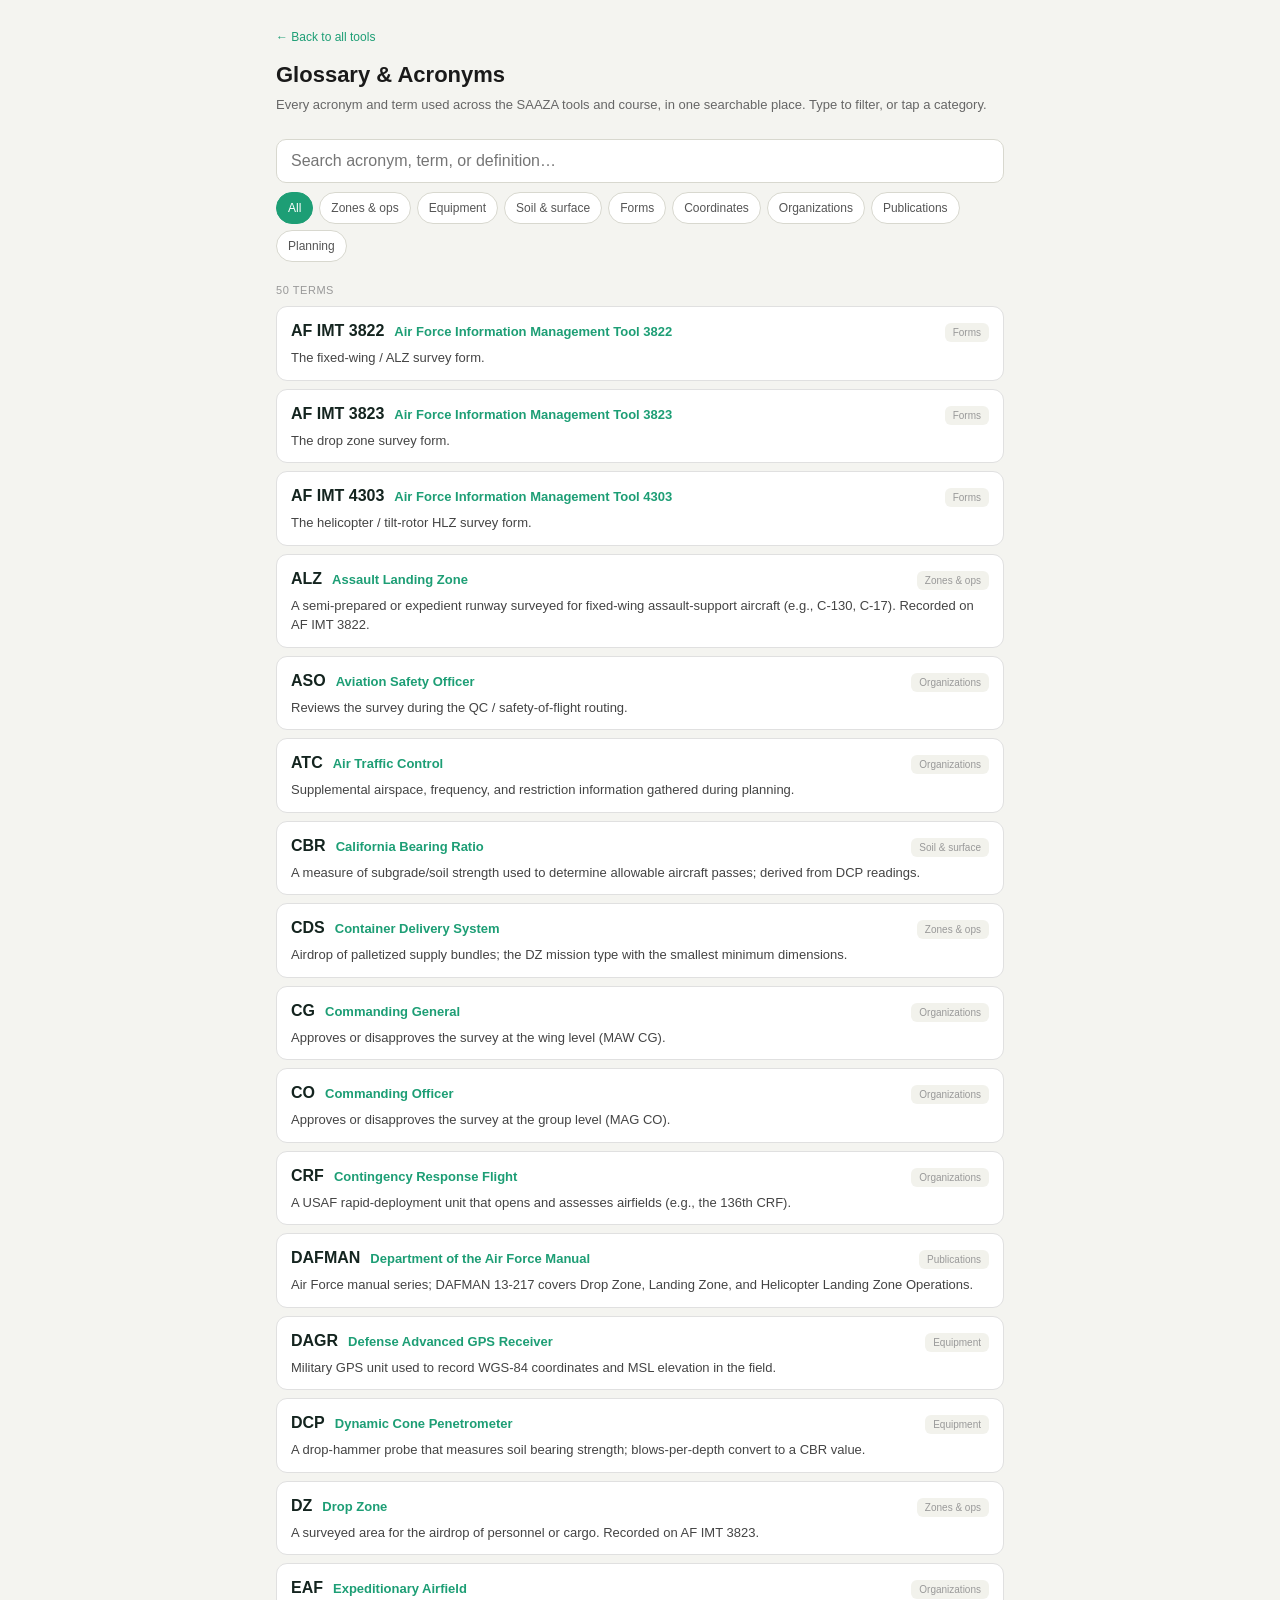
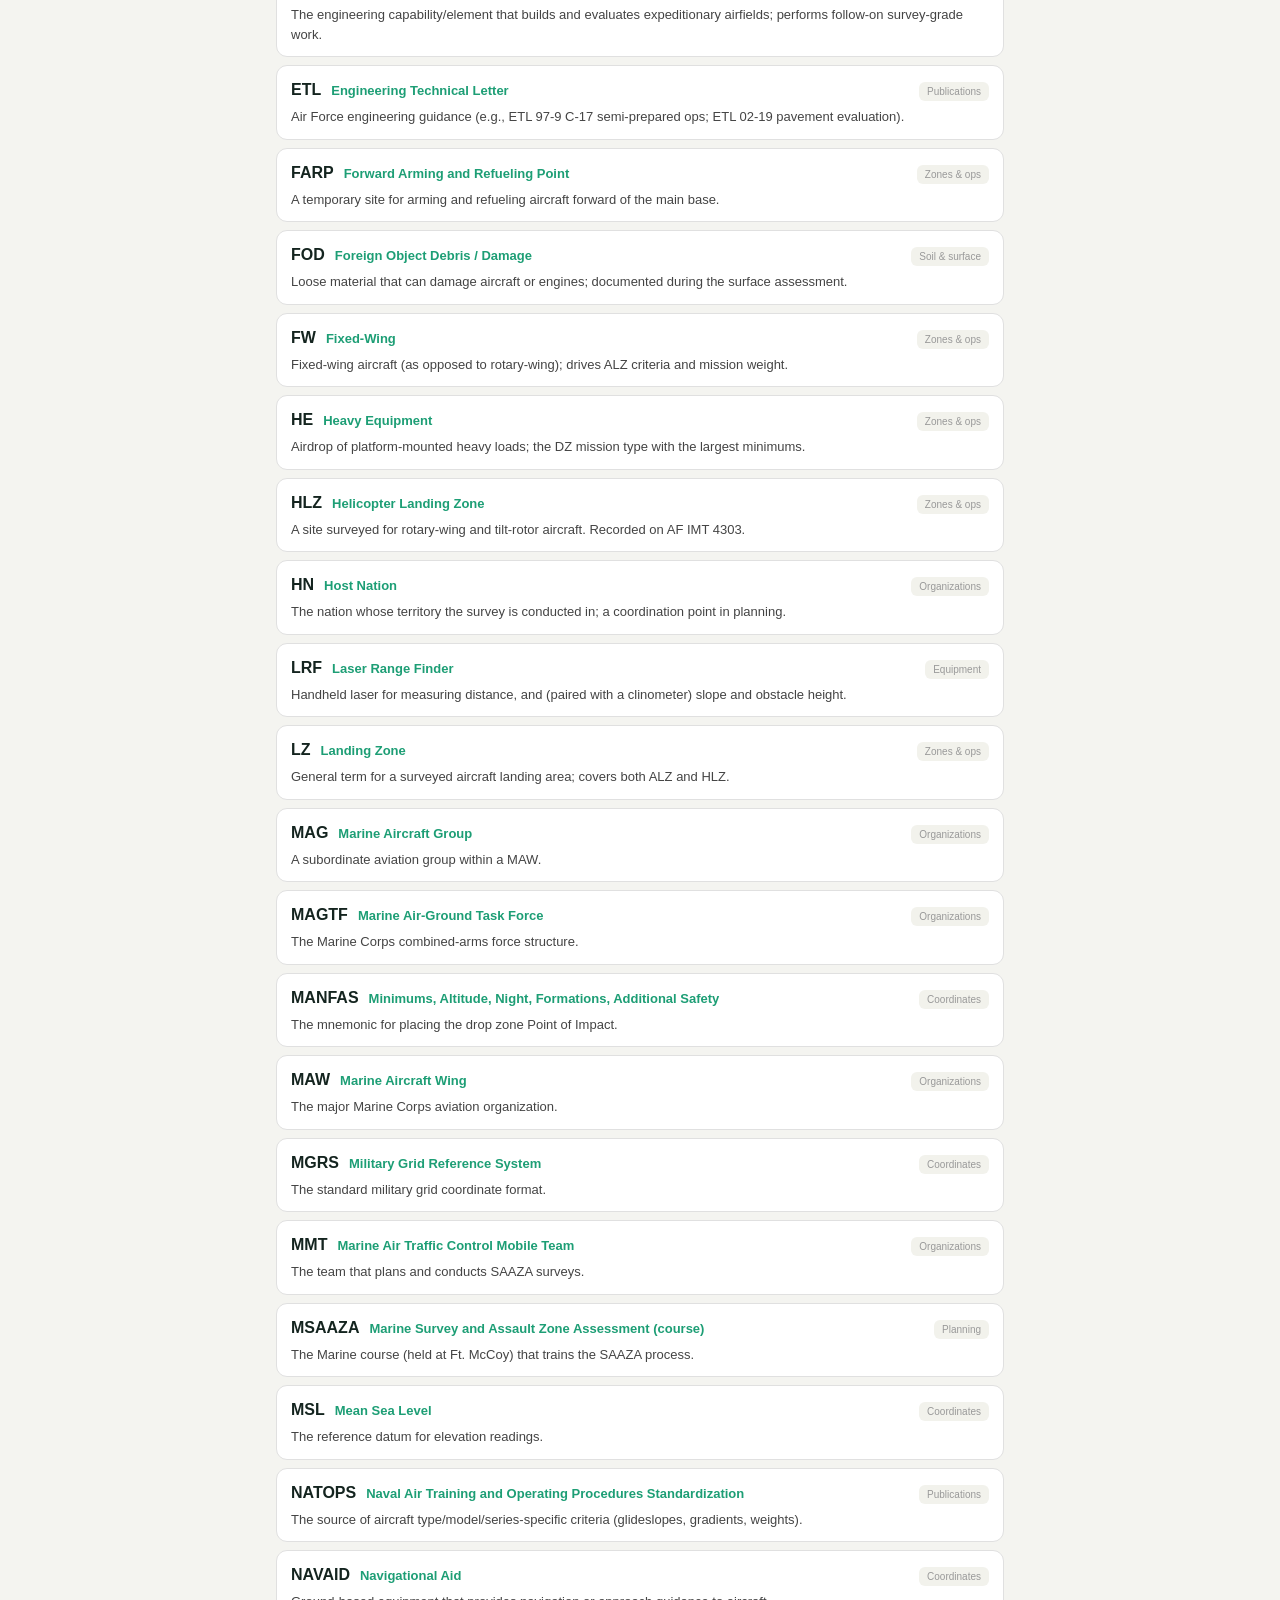
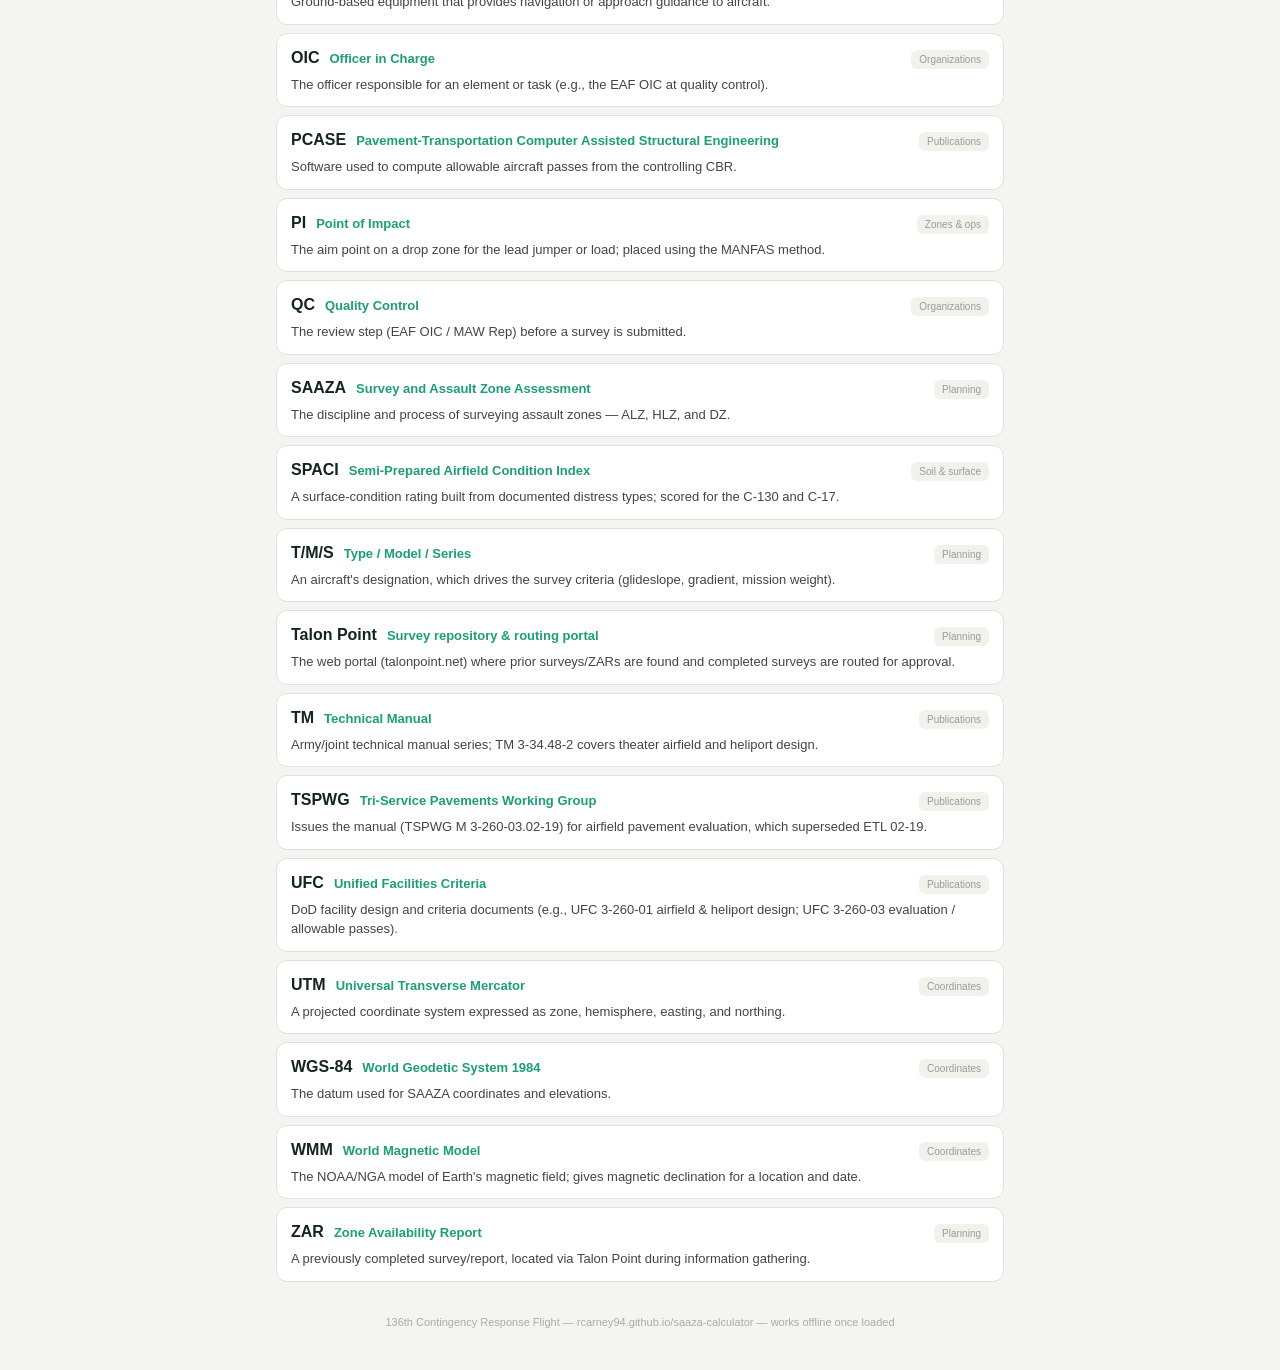
<file: SAAZA_Glossary.html>
<!DOCTYPE html>
<html lang="en">
<head>
<meta charset="UTF-8"/>
<meta name="viewport" content="width=device-width, initial-scale=1.0"/>
<title>SAAZA Glossary &amp; Acronyms</title>
<style>
*{box-sizing:border-box;margin:0;padding:0}
body{font-family:-apple-system,BlinkMacSystemFont,"Segoe UI",Arial,sans-serif;background:#f4f4f0;color:#1a1a1a;line-height:1.5;padding:1.5rem 1rem;max-width:760px;margin:0 auto}
a.back{display:inline-block;font-size:12px;color:#1D9E75;text-decoration:none;margin-bottom:12px}
h1{font-size:22px;font-weight:600;margin-bottom:4px}
.sub{font-size:13px;color:#666;margin-bottom:16px}
.searchbar{position:sticky;top:0;background:#f4f4f0;padding:8px 0 10px;z-index:5}
#q{width:100%;padding:12px 14px;font-size:16px;border:1px solid #d8d8cf;border-radius:10px;background:#fff;outline:none}
#q:focus{border-color:#1D9E75}
.chips{display:flex;flex-wrap:wrap;gap:6px;margin-top:9px}
.chip{font-size:12px;padding:6px 11px;border-radius:999px;border:1px solid #d8d8cf;background:#fff;color:#555;cursor:pointer;user-select:none}
.chip.on{background:#1D9E75;border-color:#1D9E75;color:#fff;font-weight:500}
.count{font-size:11px;color:#999;margin:10px 0 8px;text-transform:uppercase;letter-spacing:.05em}
.entry{background:#fff;border:1px solid #e0e0e0;border-radius:11px;padding:12px 14px;margin-bottom:8px}
.entry .g-top{display:flex;align-items:baseline;gap:10px;flex-wrap:wrap}
.g-acr{font-size:16px;font-weight:700;color:#14241f}
.g-term{font-size:13px;font-weight:600;color:#1D9E75}
.g-cat{margin-left:auto;font-size:10px;color:#999;background:#f2f2ec;border-radius:6px;padding:2px 8px;white-space:nowrap}
.g-def{font-size:13px;color:#444;margin-top:5px}
.empty{text-align:center;color:#999;font-size:13px;padding:30px 10px}
.footer{text-align:center;font-size:11px;color:#aaa;margin-top:2rem;padding-bottom:1rem}
</style>
</head>
<body>

<a class="back" href="index.html">&larr; Back to all tools</a>
<h1>Glossary &amp; Acronyms</h1>
<p class="sub">Every acronym and term used across the SAAZA tools and course, in one searchable place. Type to filter, or tap a category.</p>

<div class="searchbar">
  <input type="text" id="q" placeholder="Search acronym, term, or definition&hellip;" oninput="render()" autocomplete="off"/>
  <div class="chips" id="chips"></div>
</div>

<div class="count" id="count"></div>
<div id="list"></div>

<div class="footer">136th Contingency Response Flight &mdash; rcarney94.github.io/saaza-calculator &mdash; works offline once loaded</div>

<script>
var CATS=[
  ["all","All"],["zones","Zones & ops"],["equip","Equipment"],["soil","Soil & surface"],
  ["forms","Forms"],["coord","Coordinates"],["org","Organizations"],["pub","Publications"],["info","Planning"]
];
var TERMS=[
  ["ALZ","Assault Landing Zone","A semi-prepared or expedient runway surveyed for fixed-wing assault-support aircraft (e.g., C-130, C-17). Recorded on AF IMT 3822.","zones"],
  ["HLZ","Helicopter Landing Zone","A site surveyed for rotary-wing and tilt-rotor aircraft. Recorded on AF IMT 4303.","zones"],
  ["DZ","Drop Zone","A surveyed area for the airdrop of personnel or cargo. Recorded on AF IMT 3823.","zones"],
  ["LZ","Landing Zone","General term for a surveyed aircraft landing area; covers both ALZ and HLZ.","zones"],
  ["FARP","Forward Arming and Refueling Point","A temporary site for arming and refueling aircraft forward of the main base.","zones"],
  ["FW","Fixed-Wing","Fixed-wing aircraft (as opposed to rotary-wing); drives ALZ criteria and mission weight.","zones"],
  ["PI","Point of Impact","The aim point on a drop zone for the lead jumper or load; placed using the MANFAS method.","zones"],
  ["CDS","Container Delivery System","Airdrop of palletized supply bundles; the DZ mission type with the smallest minimum dimensions.","zones"],
  ["HE","Heavy Equipment","Airdrop of platform-mounted heavy loads; the DZ mission type with the largest minimums.","zones"],
  ["DCP","Dynamic Cone Penetrometer","A drop-hammer probe that measures soil bearing strength; blows-per-depth convert to a CBR value.","equip"],
  ["LRF","Laser Range Finder","Handheld laser for measuring distance, and (paired with a clinometer) slope and obstacle height.","equip"],
  ["DAGR","Defense Advanced GPS Receiver","Military GPS unit used to record WGS-84 coordinates and MSL elevation in the field.","equip"],
  ["CBR","California Bearing Ratio","A measure of subgrade/soil strength used to determine allowable aircraft passes; derived from DCP readings.","soil"],
  ["SPACI","Semi-Prepared Airfield Condition Index","A surface-condition rating built from documented distress types; scored for the C-130 and C-17.","soil"],
  ["FOD","Foreign Object Debris / Damage","Loose material that can damage aircraft or engines; documented during the surface assessment.","soil"],
  ["AF IMT 3822","Air Force Information Management Tool 3822","The fixed-wing / ALZ survey form.","forms"],
  ["AF IMT 4303","Air Force Information Management Tool 4303","The helicopter / tilt-rotor HLZ survey form.","forms"],
  ["AF IMT 3823","Air Force Information Management Tool 3823","The drop zone survey form.","forms"],
  ["MGRS","Military Grid Reference System","The standard military grid coordinate format.","coord"],
  ["UTM","Universal Transverse Mercator","A projected coordinate system expressed as zone, hemisphere, easting, and northing.","coord"],
  ["WGS-84","World Geodetic System 1984","The datum used for SAAZA coordinates and elevations.","coord"],
  ["MSL","Mean Sea Level","The reference datum for elevation readings.","coord"],
  ["WMM","World Magnetic Model","The NOAA/NGA model of Earth's magnetic field; gives magnetic declination for a location and date.","coord"],
  ["MANFAS","Minimums, Altitude, Night, Formations, Additional Safety","The mnemonic for placing the drop zone Point of Impact.","coord"],
  ["NAVAID","Navigational Aid","Ground-based equipment that provides navigation or approach guidance to aircraft.","coord"],
  ["MMT","Marine Air Traffic Control Mobile Team","The team that plans and conducts SAAZA surveys.","org"],
  ["MAGTF","Marine Air-Ground Task Force","The Marine Corps combined-arms force structure.","org"],
  ["MAW","Marine Aircraft Wing","The major Marine Corps aviation organization.","org"],
  ["MAG","Marine Aircraft Group","A subordinate aviation group within a MAW.","org"],
  ["EAF","Expeditionary Airfield","The engineering capability/element that builds and evaluates expeditionary airfields; performs follow-on survey-grade work.","org"],
  ["ASO","Aviation Safety Officer","Reviews the survey during the QC / safety-of-flight routing.","org"],
  ["OIC","Officer in Charge","The officer responsible for an element or task (e.g., the EAF OIC at quality control).","org"],
  ["CO","Commanding Officer","Approves or disapproves the survey at the group level (MAG CO).","org"],
  ["CG","Commanding General","Approves or disapproves the survey at the wing level (MAW CG).","org"],
  ["QC","Quality Control","The review step (EAF OIC / MAW Rep) before a survey is submitted.","org"],
  ["HN","Host Nation","The nation whose territory the survey is conducted in; a coordination point in planning.","org"],
  ["CRF","Contingency Response Flight","A USAF rapid-deployment unit that opens and assesses airfields (e.g., the 136th CRF).","org"],
  ["ATC","Air Traffic Control","Supplemental airspace, frequency, and restriction information gathered during planning.","org"],
  ["UFC","Unified Facilities Criteria","DoD facility design and criteria documents (e.g., UFC 3-260-01 airfield & heliport design; UFC 3-260-03 evaluation / allowable passes).","pub"],
  ["ETL","Engineering Technical Letter","Air Force engineering guidance (e.g., ETL 97-9 C-17 semi-prepared ops; ETL 02-19 pavement evaluation).","pub"],
  ["TSPWG","Tri-Service Pavements Working Group","Issues the manual (TSPWG M 3-260-03.02-19) for airfield pavement evaluation, which superseded ETL 02-19.","pub"],
  ["DAFMAN","Department of the Air Force Manual","Air Force manual series; DAFMAN 13-217 covers Drop Zone, Landing Zone, and Helicopter Landing Zone Operations.","pub"],
  ["TM","Technical Manual","Army/joint technical manual series; TM 3-34.48-2 covers theater airfield and heliport design.","pub"],
  ["NATOPS","Naval Air Training and Operating Procedures Standardization","The source of aircraft type/model/series-specific criteria (glideslopes, gradients, weights).","pub"],
  ["PCASE","Pavement-Transportation Computer Assisted Structural Engineering","Software used to compute allowable aircraft passes from the controlling CBR.","pub"],
  ["SAAZA","Survey and Assault Zone Assessment","The discipline and process of surveying assault zones \u2014 ALZ, HLZ, and DZ.","info"],
  ["MSAAZA","Marine Survey and Assault Zone Assessment (course)","The Marine course (held at Ft. McCoy) that trains the SAAZA process.","info"],
  ["ZAR","Zone Availability Report","A previously completed survey/report, located via Talon Point during information gathering.","info"],
  ["T/M/S","Type / Model / Series","An aircraft's designation, which drives the survey criteria (glideslope, gradient, mission weight).","info"],
  ["Talon Point","Survey repository & routing portal","The web portal (talonpoint.net) where prior surveys/ZARs are found and completed surveys are routed for approval.","info"]
];
TERMS.sort(function(a,b){ return a[0].toLowerCase()<b[0].toLowerCase()?-1:1; });

var active="all";
function catName(c){ for(var i=0;i<CATS.length;i++) if(CATS[i][0]===c) return CATS[i][1]; return c; }
function esc(s){ return s.replace(/&/g,"&amp;").replace(/</g,"&lt;").replace(/>/g,"&gt;"); }
function renderChips(){
  document.getElementById("chips").innerHTML=CATS.map(function(c){
    return '<span class="chip'+(active===c[0]?" on":"")+'" onclick="setCat(\''+c[0]+'\')">'+c[1]+'</span>';
  }).join("");
}
function setCat(c){ active=c; renderChips(); render(); }
function render(){
  var q=(document.getElementById("q").value||"").toLowerCase().trim();
  var rows=TERMS.filter(function(t){
    if(active!=="all" && t[3]!==active) return false;
    if(!q) return true;
    return (t[0]+" "+t[1]+" "+t[2]).toLowerCase().indexOf(q)>=0;
  });
  document.getElementById("count").textContent=rows.length+(rows.length===1?" term":" terms");
  if(!rows.length){ document.getElementById("list").innerHTML='<div class="empty">No matches. Try a different word or tap <b>All</b>.</div>'; return; }
  document.getElementById("list").innerHTML=rows.map(function(t){
    return '<div class="entry"><div class="g-top"><span class="g-acr">'+esc(t[0])+'</span><span class="g-term">'+esc(t[1])+'</span><span class="g-cat">'+esc(catName(t[3]))+'</span></div><div class="g-def">'+esc(t[2])+'</div></div>';
  }).join("");
}
renderChips(); render();
</script>
</body>
</html>
</file>
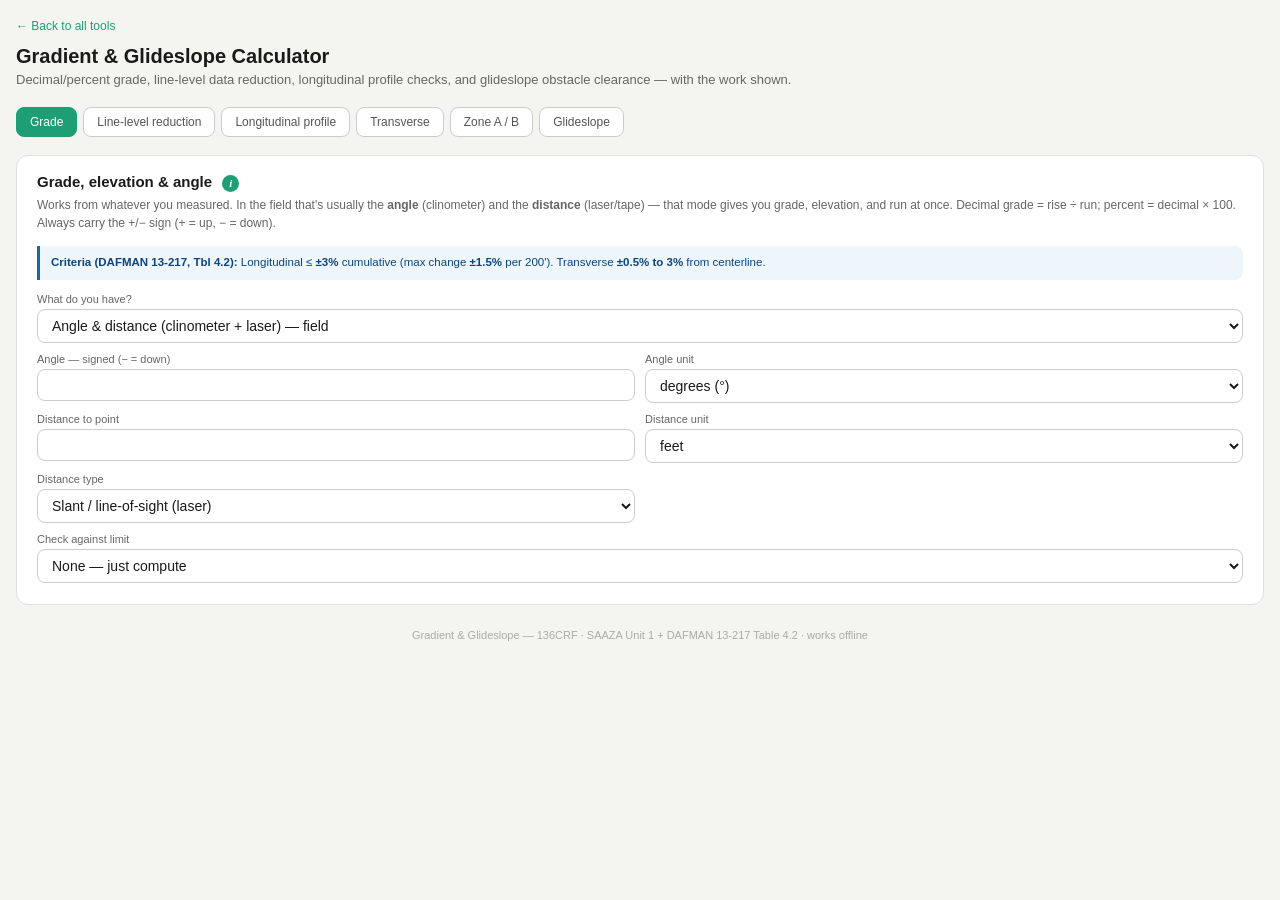
<file: SAAZA_Gradient_Calculator.html>
<!DOCTYPE html>
<html lang="en">
<head>
<meta charset="UTF-8"/>
<meta name="viewport" content="width=device-width, initial-scale=1.0"/>
<title>SAAZA Gradient & Glideslope Calculator</title>
<style>
  *, *::before, *::after { box-sizing: border-box; margin: 0; padding: 0; }
  body { font-family: -apple-system, BlinkMacSystemFont, "Segoe UI", Arial, sans-serif; background: #f4f4f0; color: #1a1a1a; min-height: 100vh; padding: 1rem; }
  a.back { display:inline-block; font-size:12px; color:#1D9E75; text-decoration:none; margin-bottom:12px; }
  h1 { font-size: 20px; font-weight: 600; color: #1a1a1a; margin-bottom: 2px; }
  .subtitle { font-size: 13px; color: #666; margin-bottom: 1.1rem; line-height:1.5; }
  .nav { display: flex; flex-wrap: wrap; gap: 6px; margin-bottom: 1.1rem; }
  .nav-btn { padding: 7px 13px; border: 1px solid #ccc; border-radius: 8px; background: #fff; cursor: pointer; font-size: 12px; color: #555; white-space: nowrap; transition: all 0.15s; }
  .nav-btn:hover { background: #f0f0f0; }
  .nav-btn.active { background: #1D9E75; color: #fff; border-color: #1D9E75; font-weight: 500; }
  .card { background: #fff; border: 1px solid #e0e0e0; border-radius: 12px; padding: 1.1rem 1.25rem; margin-bottom: 1rem; }
  .card-title { font-size: 15px; font-weight: 600; color: #1a1a1a; margin-bottom: 4px; }
  .card-desc { font-size: 12px; color: #666; margin-bottom: 14px; line-height: 1.5; }
  .card-desc .ex { color:#888; }
  .field-grid { display: grid; grid-template-columns: 1fr 1fr; gap: 10px; margin-bottom: 10px; }
  .field-grid-3 { display: grid; grid-template-columns: 1fr 1fr 1fr; gap: 10px; margin-bottom: 10px; }
  .field { display: flex; flex-direction: column; gap: 4px; }
  .field label { font-size: 11px; color: #666; }
  .field input, .field select { width: 100%; padding: 7px 10px; border: 1px solid #ccc; border-radius: 8px; font-size: 14px; color: #1a1a1a; background: #fff; outline: none; }
  .field input:focus, .field select:focus { border-color: #1D9E75; box-shadow: 0 0 0 2px rgba(29,158,117,0.15); }
  .calc-btn { background: #1D9E75; color: #fff; border: none; border-radius: 8px; padding: 9px 20px; font-size: 13px; font-weight: 600; cursor: pointer; transition: background 0.15s; }
  .calc-btn:hover { background: #0F6E56; }
  .mini-btn { background:#fff; color:#0F6E56; border:1px solid #bcdfd1; border-radius:8px; padding:7px 13px; font-size:12px; font-weight:600; cursor:pointer; }
  .mini-btn.danger { color:#a33; border-color:#e4bcbc; }
  .result { margin-top: 12px; background: #f7f7f5; border-radius: 8px; padding: 12px 14px; display: none; }
  .result-grid { display: grid; grid-template-columns: repeat(auto-fit, minmax(120px, 1fr)); gap: 8px; margin-bottom: 10px; }
  .metric { background: #fff; border-radius: 8px; padding: 10px 12px; border: 1px solid #e5e5e5; }
  .metric-label { font-size: 11px; color: #888; margin-bottom: 3px; }
  .metric-val { font-size: 21px; font-weight: 600; color: #0F6E56; line-height:1.1; }
  .metric-unit { font-size: 11px; color: #999; margin-left: 2px; }
  .steps { font-size: 12px; color: #555; line-height: 1.8; white-space: pre-line; border-top: 1px solid #e5e5e5; padding-top: 8px; margin-top: 4px; font-family: "Courier New", monospace; }
  .verdict { margin-top: 10px; padding: 9px 13px; border-radius: 8px; font-size: 13px; font-weight: 600; }
  .verdict.pass { background: #EAF3DE; color: #27500A; }
  .verdict.fail { background: #FCEBEB; color: #791F1F; }
  .verdict.info { background: #EEF6FB; color: #0C447C; }
  .crit { font-size:11.5px; color:#0C447C; background:#EEF6FB; border-left:3px solid #0C6CB8; padding:8px 11px; border-radius:0 8px 8px 0; line-height:1.55; margin-bottom:13px; }
  .section { display: none; }
  .section.active { display: block; }
  .src-tag { display:block; font-size:11px; color:#999; margin-top:10px; font-style:italic; }
  /* line-level table */
  table.ll { width:100%; border-collapse:collapse; font-size:12.5px; }
  table.ll th { text-align:left; font-size:10.5px; color:#888; font-weight:600; text-transform:uppercase; letter-spacing:.03em; padding:4px 5px; border-bottom:1px solid #e0e0e0; }
  table.ll td { padding:4px 5px; border-bottom:1px solid #f0f0f0; vertical-align:middle; }
  table.ll td.lbl { color:#555; white-space:nowrap; }
  table.ll input { width:100%; padding:6px 7px; border:1px solid #ccc; border-radius:7px; font-size:13px; outline:none; }
  table.ll input:focus { border-color:#1D9E75; box-shadow:0 0 0 2px rgba(29,158,117,0.15); }
  table.ll td.dec, table.ll td.pct { font-family:"Courier New",monospace; color:#0F6E56; white-space:nowrap; text-align:right; }
  table.ll tr.cum td { border-top:2px solid #1D9E75; border-bottom:none; font-weight:700; padding-top:7px; color:#1a1a1a; }
  table.ll tr.cum td.dec, table.ll tr.cum td.pct { color:#0F6E56; }
  .prof-row { display:grid; grid-template-columns: 1fr 96px 34px; gap:8px; align-items:center; margin-bottom:7px; }
  .prof-row .plabel { font-size:12px; color:#555; }
  .prof-row input { width:100%; padding:7px 9px; border:1px solid #ccc; border-radius:8px; font-size:14px; outline:none; }
  .prof-row input:focus { border-color:#1D9E75; box-shadow:0 0 0 2px rgba(29,158,117,0.15); }
  .prof-row .xbtn { background:#fff; border:1px solid #e4bcbc; color:#a33; border-radius:7px; padding:6px 0; font-size:13px; cursor:pointer; }
  .info-i { display:inline-flex; align-items:center; justify-content:center; width:17px; height:17px; border-radius:50%; background:#1D9E75; color:#fff; font-size:11px; font-style:italic; font-family:Georgia,"Times New Roman",serif; font-weight:700; cursor:pointer; vertical-align:middle; margin-left:6px; }
  .info-box { background:#EEF6FB; border-left:3px solid #0C6CB8; border-radius:0 8px 8px 0; padding:11px 13px; margin:0 0 13px 0; font-size:12px; line-height:1.55; color:#23415c; }
  .info-box b { color:#0C447C; }
  .info-box ol { margin:7px 0 7px 18px; padding:0; }
  .info-box li { margin-bottom:5px; }
  .info-box .tip { margin-top:9px; padding-top:8px; border-top:1px solid #cfe2f0; }
  .footer { text-align: center; font-size: 11px; color: #aaa; margin-top: 1.5rem; padding-bottom: 1rem; }
  @media (max-width: 480px) {
    .field-grid, .field-grid-3 { grid-template-columns: 1fr; }
    .result-grid { grid-template-columns: 1fr 1fr; }
  }
</style>
</head>
<body>
<a class="back" href="index.html">&larr; Back to all tools</a>
<h1>Gradient &amp; Glideslope Calculator</h1>
<p class="subtitle">Decimal/percent grade, line-level data reduction, longitudinal profile checks, and glideslope obstacle clearance &mdash; with the work shown.</p>

<div class="nav">
  <button class="nav-btn active" onclick="show('grade',this)">Grade</button>
  <button class="nav-btn" onclick="show('line',this)">Line-level reduction</button>
  <button class="nav-btn" onclick="show('profile',this)">Longitudinal profile</button>
  <button class="nav-btn" onclick="show('trans',this)">Transverse</button>
  <button class="nav-btn" onclick="show('zone',this)">Zone A / B</button>
  <button class="nav-btn" onclick="show('glide',this)">Glideslope</button>
</div>

<!-- ===================== GRADE ===================== -->
<div class="section active" id="sec-grade">
  <div class="card">
    <div class="card-title">Grade, elevation &amp; angle <span class="info-i" onclick="toggleInfo('grade-info')" title="How to measure a slope in the field">i</span></div>
    <div class="info-box" id="grade-info" style="display:none">
      <b>Measuring a slope in the field</b>
      <ol>
        <li><b>Sight a target at your eye height.</b> The clinometer reads angle from level (0&deg;); a target at your instrument height makes the reading the true ground-to-ground slope.</li>
        <li><b>Laser = slant, tape/wheel = horizontal.</b> Your rangefinder gives line-of-sight (slant) distance &mdash; keep the toggle on <b>slant</b>. Switch to horizontal only if you measured the distance flat along the ground.</li>
        <li><b>Sign it.</b> Target above your sight line = <b>+</b>, below = <b>&minus;</b>.</li>
      </ol>
      The <b>angle alone sets the grade</b>; the <b>distance</b> turns it into the actual rise (elevation change) and run. Picking the wrong distance type changes your rise &mdash; the grade stays the same, but the elevation won&rsquo;t.
    </div>
    <div class="card-desc">Works from whatever you measured. In the field that&#39;s usually the <b>angle</b> (clinometer) and the <b>distance</b> (laser/tape) &mdash; that mode gives you grade, elevation, and run at once. Decimal grade = rise &divide; run; percent = decimal &times; 100. Always carry the +/&minus; sign (+ = up, &minus; = down).</div>
    <div class="crit"><b>Criteria (DAFMAN 13-217, Tbl 4.2):</b> Longitudinal &le; <b>&plusmn;3%</b> cumulative (max change <b>&plusmn;1.5%</b> per 200&#39;). Transverse <b>&plusmn;0.5% to 3%</b> from centerline.</div>
    <div class="field" style="margin-bottom:10px"><label>What do you have?</label>
      <select id="g-solve" onchange="solveChange()">
        <option value="ad">Angle &amp; distance (clinometer + laser) &mdash; field</option>
        <option value="grade">Rise &amp; run (line level / tape)</option>
        <option value="rise">Grade &amp; run &rarr; elevation</option>
        <option value="run">Elevation &amp; grade &rarr; run</option>
      </select>
    </div>
    <div class="field-grid">
      <div class="field" id="wrap-ang" style="display:none"><label>Angle &mdash; signed (&minus; = down)</label><input type="text" id="g-ang" inputmode="text" oninput="calcGrade()"></div>
      <div class="field" id="wrap-angu" style="display:none"><label>Angle unit</label>
        <select id="g-ang-u" onchange="calcGrade()"><option value="deg">degrees (&deg;)</option><option value="pct">percent (%)</option></select>
      </div>
      <div class="field" id="wrap-dist" style="display:none"><label>Distance to point</label><input type="text" id="g-dist" inputmode="decimal" oninput="calcGrade()"></div>
      <div class="field" id="wrap-distu" style="display:none"><label>Distance unit</label>
        <select id="g-dist-u" onchange="calcGrade()"><option value="ft">feet</option><option value="m">meters</option><option value="yd">yards</option><option value="in">inches</option></select>
      </div>
      <div class="field" id="wrap-distt" style="display:none"><label>Distance type</label>
        <select id="g-distt" onchange="calcGrade()"><option value="slant">Slant / line-of-sight (laser)</option><option value="horiz">Horizontal (taped / wheel)</option></select>
      </div>
      <div class="field" id="wrap-rise"><label>Elevation change / rise &mdash; signed</label><input type="text" id="g-rise" inputmode="text" oninput="calcGrade()"></div>
      <div class="field" id="wrap-riseu"><label>Elevation unit</label>
        <select id="g-rise-u" onchange="calcGrade()"><option value="ft">feet</option><option value="in">inches</option><option value="yd">yards</option><option value="m">meters</option></select>
      </div>
      <div class="field" id="wrap-grade" style="display:none"><label>Grade / angle &mdash; signed</label><input type="text" id="g-grade" inputmode="text" oninput="calcGrade()"></div>
      <div class="field" id="wrap-gradeu" style="display:none"><label>Grade unit</label>
        <select id="g-grade-u" onchange="calcGrade()"><option value="pct">percent (%)</option><option value="deg">degrees (&deg;)</option></select>
      </div>
      <div class="field" id="wrap-run"><label>Run (horizontal)</label><input type="text" id="g-run" inputmode="text" oninput="calcGrade()"></div>
      <div class="field" id="wrap-runu"><label>Run unit</label>
        <select id="g-run-u" onchange="calcGrade()"><option value="ft">feet</option><option value="in">inches</option><option value="yd">yards</option><option value="m">meters</option></select>
      </div>
    </div>
    <div class="field" style="margin-bottom:4px"><label>Check against limit</label>
      <select id="g-limit" onchange="calcGrade()">
        <option value="none">None &mdash; just compute</option>
        <option value="long">Longitudinal (&plusmn;3% max)</option>
        <option value="trans">Transverse (&plusmn;0.5% to 3%)</option>
      </select>
    </div>
    <div class="result" id="g-result"></div>
  </div>
</div>

<!-- ===================== LINE-LEVEL ===================== -->
<div class="section" id="sec-line">
  <div class="card">
    <div class="card-title">Line-level reduction &mdash; 200&#39; section <span class="info-i" onclick="toggleInfo('line-info')" title="How to run a line-level segment">i</span></div>
    <div class="info-box" id="line-info" style="display:none">
      <b>Running a line-level segment</b>
      <ol>
        <li><b>Stretch the 20-ft line</b> down the centerline (the way you&rsquo;re profiling), anchored at the ground at your near point.</li>
        <li><b>Level it</b> &mdash; adjust the far end until the line level&rsquo;s bubble is centered. The line is now horizontal at your near-point height.</li>
        <li><b>Measure the gap to the ground</b> at the far end, in <b>inches</b> &mdash; that&rsquo;s the rise for that 20 ft (the tab divides by 240&Prime;).</li>
        <li><b>Sign it.</b> Ground falls away = <b>&minus;</b>, climbs toward the far end = <b>+</b>.</li>
      </ol>
      Ten segments = one 200&prime; section; the tab averages them into the section grade. Take that grade to the <b>Longitudinal profile</b> tab for the whole runway. Keep the line taut and the bubble truly centered &mdash; a sloppy level throws off every inch.
    </div>
    <div class="card-desc">Enter the rise (in <b>inches</b>, signed) read for each 20&#39; line-level segment. Each 20&#39; line = 240&quot; run, so decimal grade = rise&quot; &divide; 240. The cumulative is the section grade = total rise &divide; total run. <span class="ex">(leave a row blank if not measured)</span></div>
    <div class="crit"><b>Longitudinal limit:</b> section / cumulative grade &le; <b>&plusmn;3%</b>.</div>
    <table class="ll">
      <thead><tr><th>Distance (ft)</th><th>Rise (in)</th><th>Decimal</th><th>Percent</th></tr></thead>
      <tbody id="ll-rows"></tbody>
    </table>
    <div class="result" id="ll-result" style="display:block;background:transparent;padding:6px 0 0 0"></div>
  </div>
</div>

<!-- ===================== PROFILE ===================== -->
<div class="section" id="sec-profile">
  <div class="card">
    <div class="card-title">Longitudinal profile &mdash; whole runway <span class="info-i" onclick="toggleInfo('prof-info')" title="How to read each section in the field">i</span></div>
    <div class="info-box" id="prof-info" style="display:none">
      <b>Reading each section in the field</b>
      <ol>
        <li><b>Sight at your own eye height.</b> Standing beside your buddy on level ground, find the spot on him the clinometer reads <b>0%</b> &mdash; that&rsquo;s your instrument height. Mark it or have him hold a target there.</li>
        <li><b>Shoot that same mark at 200&prime;.</b> It keeps the sight line parallel to the ground slope, so you read the <b>true grade</b>. Sighting his feet or head tilts the line and skews it (worse the closer he is).</li>
        <li><b>Either scale works.</b> Read the % scale &rarr; type it in &ldquo;% grade.&rdquo; Read the degrees scale &rarr; flip the toggle to degrees. Same number, same section.</li>
        <li><b>Carry the sign.</b> Buddy uphill = <b>+</b>, downhill = <b>&minus;</b>. The &plusmn;1.5%/200&prime; change check depends on it.</li>
        <li><b>Same mark every section</b> as you leapfrog down the runway.</li>
      </ol>
      The clinometer gives the grade directly &mdash; you don&rsquo;t feed the laser <b>distance</b> into this tab; the 200&prime; just defines the section length.
      <div class="tip"><b>Need a section&rsquo;s drop in feet instead?</b> Use the <b>Grade</b> tab&rsquo;s &ldquo;angle + distance (slant)&rdquo; mode &mdash; that&rsquo;s where the laser distance runs the sin/cos.</div>
    </div>
    <div class="card-desc">Enter each consecutive 200&#39; section&#39;s reading in order (signed) &mdash; grade % or the <b>clinometer angle</b> (toggle below). Checks both limits at once: overall cumulative &le; &plusmn;3%, and the change between any two adjacent sections &le; &plusmn;1.5%. <span class="ex">(a 3000&#39; runway = 15 sections)</span></div>
    <div class="crit"><b>Both longitudinal limits:</b> cumulative &le; <b>&plusmn;3%</b> &nbsp;&bull;&nbsp; section-to-section change &le; <b>&plusmn;1.5%</b> per 200&#39;.</div>
    <div class="field" style="margin-bottom:10px"><label>Readings in</label>
      <select id="p-unit" onchange="profUnit()"><option value="pct">percent (% grade)</option><option value="deg">degrees (clinometer angle)</option></select>
    </div>
    <div id="prof-rows"></div>
    <div style="display:flex;gap:8px;margin:6px 0 2px 0">
      <button class="mini-btn" onclick="addSection()">+ Add section</button>
      <button class="mini-btn danger" onclick="clearProfile()">Clear</button>
    </div>
    <div class="result" id="prof-result"></div>
  </div>
</div>

<!-- ===================== TRANSVERSE ===================== -->
<div class="section" id="sec-trans">
  <div class="card">
    <div class="card-title">Transverse gradient &mdash; cross-slope <span class="info-i" onclick="toggleInfo('trans-info')" title="How to measure transverse gradient">i</span></div>
    <div class="info-box" id="trans-info" style="display:none">
      <b>Measuring transverse gradient</b>
      <ol>
        <li><b>Measure from the centerline straight out to the edge</b>, perpendicular to the runway &mdash; that&rsquo;s the &ldquo;from centerline&rdquo; the criterion means. Do <b>each side</b>.</li>
        <li><b>Read the cross-slope with the clinometer</b> (eye-height target), or break the half-width into <b>15&prime; segments</b> and read each &mdash; this tab averages them. One reading = one row.</li>
        <li><b>Sign it.</b> Sloping down off the crown = <b>&minus;</b>, up = <b>+</b>. The window is checked on magnitude.</li>
      </ol>
      Needs <b>&plusmn;0.5% to 3%</b>: at least 0.5% so water drains, no more than 3% so it stays trafficable. <b>Crown caveat:</b> if the runway peaks at the centerline, measure each side on its own &mdash; reading straight across the full width nets to ~0 and hides the real slope. (Course method: 4 &times; 15&prime; readings &rarr; a 60&prime; average per station, 7 stations down the runway.)
    </div>
    <div class="card-desc">Enter the cross-slope from the centerline out to one edge &mdash; one reading, or several 15&prime; segments to be averaged. Checks the drainage / trafficability window. <span class="ex">(do each side; clinometer % or degrees)</span></div>
    <div class="crit"><b>Transverse limit (DAFMAN 13-217, Tbl 4.2):</b> <b>&plusmn;0.5% to 3%</b> from centerline.</div>
    <div class="field" style="margin-bottom:10px"><label>Readings in</label>
      <select id="t-unit" onchange="transUnit()"><option value="pct">percent (% grade)</option><option value="deg">degrees (clinometer angle)</option></select>
    </div>
    <div id="trans-rows"></div>
    <div style="display:flex;gap:8px;margin:6px 0 2px 0">
      <button class="mini-btn" onclick="addTrans()">+ Add 15&prime; segment</button>
      <button class="mini-btn danger" onclick="clearTrans()">Clear</button>
    </div>
    <div class="result" id="trans-result"></div>
  </div>
</div>

<!-- ===================== ZONE A/B ===================== -->
<div class="section" id="sec-zone">
  <div class="card">
    <div class="card-title">Zone A / B &mdash; transverse drop check <span class="info-i" onclick="toggleInfo('zone-info')" title="How to measure the zones in the field">i</span></div>
    <div class="info-box" id="zone-info" style="display:none">
      <b>Measuring the zones in the field</b>
      <ol>
        <li><b>Work from the edge of usable runway, straight out</b> (perpendicular to centerline). Zone A is the first 35&prime;; Zone B the next 25&prime; (60&prime; out total).</li>
        <li><b>Read each zone&rsquo;s transverse slope</b> with the clinometer (same eye-height target, sighting across the zone), or measure the drop directly.</li>
        <li><b>Sign it.</b> Sloping <b>down and away</b> from the runway = <b>&minus;</b> (normal, for drainage); rising above the runway edge = <b>+</b> (the tab flags it &mdash; that&rsquo;s an obstruction).</li>
      </ol>
      The limit is a vertical <b>drop</b> (Zone A 2&prime;9&Prime;, Zone B 6&prime;3&Prime;), not just a slope &mdash; the tab converts your grade to the real drop and checks it. <b>Zone B&rsquo;s drop is cumulative</b> from the runway edge. Zones wrap the whole runway, so check <b>both sides</b> and at several stations. (Zone A guards the outboard nacelle; Zone B reaches the wingtip.)
    </div>
    <div class="card-desc">Converts the transverse <b>grade</b> you measured across each zone into the actual <b>elevation drop</b> from the edge of usable runway, and checks it against the maximum allowable drop. Enter each grade signed (&minus; = sloping down away from the runway, which is normal). <span class="ex">(Zone B&#39;s drop is cumulative from the runway edge)</span></div>
    <div class="crit" id="z-crit"></div>
    <div class="field-grid">
      <div class="field"><label>Aircraft / criteria</label>
        <select id="z-ac" onchange="zoneAc()">
          <option value="c130">C-130 ALZ &mdash; 35&#39;/2&#39;9&quot;, 25&#39;/6&#39;3&quot;</option>
          <option value="custom">Custom widths &amp; drops&hellip;</option>
        </select>
      </div>
      <div class="field"><label>Clinometer reading in</label>
        <select id="z-unit" onchange="calcZone()"><option value="pct">percent (%)</option><option value="deg">degrees (&deg;)</option></select>
      </div>
    </div>
    <div id="z-custom" style="display:none">
      <div class="field-grid">
        <div class="field"><label>Zone A width (ft)</label><input type="text" id="z-wa" inputmode="decimal" value="35" oninput="calcZone()"></div>
        <div class="field"><label>Zone A max drop (ft)</label><input type="text" id="z-ma" inputmode="decimal" value="2.75" oninput="calcZone()"></div>
        <div class="field"><label>Zone B width (ft)</label><input type="text" id="z-wb" inputmode="decimal" value="25" oninput="calcZone()"></div>
        <div class="field"><label>Zone B max drop (ft)</label><input type="text" id="z-mb" inputmode="decimal" value="6.25" oninput="calcZone()"></div>
      </div>
    </div>
    <div class="field-grid">
      <div class="field"><label>Zone A transverse reading &mdash; signed</label><input type="text" id="z-a" inputmode="text" oninput="calcZone()"></div>
      <div class="field"><label>Zone B transverse reading &mdash; signed</label><input type="text" id="z-b" inputmode="text" oninput="calcZone()"></div>
    </div>
    <div class="result" id="z-result"></div>
  </div>
</div>

<!-- ===================== GLIDESLOPE ===================== -->
<div class="section" id="sec-glide">
  <div class="card">
    <div class="card-title">Glideslope &mdash; obstacle clearance <span class="info-i" onclick="toggleInfo('glide-info')" title="How to work obstacles in the field">i</span></div>
    <div class="info-box" id="glide-info" style="display:none">
      <b>Working obstacles in the field</b>
      <ol>
        <li><b>The surface starts at the end of the overrun</b> (or end of usable), across the full width out to the outer corners of the B zones. Measure obstacles relative to that origin, not to where you stand.</li>
        <li><b>Get two numbers per obstacle:</b> its <b>horizontal distance</b> from the origin (run) and its <b>height above the origin&rsquo;s elevation</b> (rise). A laser + clinometer shot gives these &mdash; let the <b>LZ Trig</b> tool turn the angle + slant range into height and horizontal distance, then bring them here.</li>
        <li><b>Bigger ratio = shallower = safer.</b> C-130 needs 35:1, C-17 needs 20:1; an obstacle clears if its ratio is &ge; that (it sits below the surface).</li>
      </ol>
      Shoot <b>every</b> obstacle in the approach/departure path and find the <b>controlling</b> one &mdash; the <b>smallest ratio</b> (steepest line to clear). That&rsquo;s what restricts the approach.
    </div>
    <div class="card-desc">Glideslope ratio = run &divide; rise, written X:1. Enter the distance to the obstacle and its height above the surface origin (end of overrun / usable). The approach&ndash;departure surface rises 1 ft for every X ft of run. <span class="ex">(e.g. 6000&#39; to a 2000&#39; antenna = 3:1)</span></div>
    <div class="crit"><b>Required glideslope (Imaginary Surfaces):</b> <b>C-130 = 35:1</b> &nbsp;&bull;&nbsp; <b>C-17 = 20:1</b>. An obstacle clears if its ratio is &ge; the required ratio (i.e. it sits below the surface).</div>
    <div class="field-grid">
      <div class="field"><label>Distance to obstacle (run)</label><input type="text" id="gs-run" inputmode="decimal" oninput="calcGlide()"></div>
      <div class="field"><label>Obstacle height (rise)</label><input type="text" id="gs-rise" inputmode="decimal" oninput="calcGlide()"></div>
      <div class="field"><label>Units</label>
        <select id="gs-u" onchange="calcGlide()"><option value="ft">feet</option><option value="m">meters</option></select>
      </div>
      <div class="field"><label>Aircraft / required ratio</label>
        <select id="gs-ac" onchange="acChange()">
          <option value="35">C-130 &mdash; 35:1</option>
          <option value="20">C-17 &mdash; 20:1</option>
          <option value="custom">Custom&hellip;</option>
        </select>
      </div>
    </div>
    <div class="field" id="gs-custom-wrap" style="display:none;margin-bottom:4px"><label>Custom required ratio (X : 1)</label><input type="text" id="gs-custom" inputmode="decimal" oninput="calcGlide()"></div>
    <div class="result" id="gs-result"></div>
  </div>
</div>

<div class="footer">Gradient &amp; Glideslope &mdash; 136CRF &middot; SAAZA Unit 1 + DAFMAN 13-217 Table 4.2 &middot; works offline</div>

<script>
/* ---------- helpers ---------- */
function toFeet(v,u){ return u==="ft"?v : u==="in"?v/12 : u==="yd"?v*3 : u==="m"?v*3.280839895 : v; }
function num(id){ var raw=(document.getElementById(id).value||"").trim().replace(/,/g,""); if(raw===""||raw==="+"||raw==="-") return NaN; var x=parseFloat(raw); return isNaN(x)?NaN:x; }
function fmtPct(x){ if(!isFinite(x)) return "\u2014"; if(Math.abs(x)<1e-9) return "0%"; var v=Math.abs(x).toFixed(3).replace(/\.?0+$/,""); return (x<0?"\u2212":"+")+v+"%"; }
function fmtDec(x){ if(!isFinite(x)) return "\u2014"; if(Math.abs(x)<1e-12) return "0"; var v=Math.abs(x).toFixed(5).replace(/0+$/,"").replace(/\.$/,""); return (x<0?"\u2212":"+")+v; }
function fmtDeg(d){ if(!isFinite(d)) return "\u2014"; if(Math.abs(d)<1e-9) return "0\u00b0"; var v=Math.abs(d).toFixed(2).replace(/\.?0+$/,""); return (d<0?"\u2212":"+")+v+"\u00b0"; }
function ratioStr(run,rise){ if(rise===0||!isFinite(run/rise)) return "level (no rise)"; var r=Math.abs(run/rise); return (r>=10?r.toFixed(1):r.toFixed(2)).replace(/\.?0+$/,"")+":1"; }
function toFtIn(feet){ if(!isFinite(feet)) return "\u2014"; var neg=feet<0, f=Math.abs(feet); var w=Math.floor(f), inch=Math.round((f-w)*12); if(inch>=12){w++;inch-=12;} return (neg?"\u2212":"")+w+"\u2032 "+inch+'\u2033'; }

function show(id,btn){
  var sec=document.getElementById("sec-"+id); if(!sec) return;
  document.querySelectorAll(".section").forEach(function(s){s.classList.remove("active");});
  sec.classList.add("active");
  document.querySelectorAll(".nav-btn").forEach(function(b){b.classList.remove("active");});
  if(btn){ btn.classList.add("active"); }
  else { document.querySelectorAll(".nav-btn").forEach(function(b){ var oc=b.getAttribute("onclick")||""; if(oc.indexOf("'"+id+"'")>-1) b.classList.add("active"); }); }
}
window.addEventListener("load",function(){ var m=(location.hash||"").match(/tab=([a-z]+)/); if(m && document.getElementById("sec-"+m[1])) show(m[1],null); });
function toggleInfo(id){ var e=document.getElementById(id); e.style.display=(e.style.display==="none"||!e.style.display)?"block":"none"; }

/* ---------- GRADE ---------- */
function solveChange(){
  var s=document.getElementById("g-solve").value;
  function sh(id,on){ document.getElementById(id).style.display=on?"flex":"none"; }
  sh("wrap-rise", s==="grade"||s==="run");
  sh("wrap-riseu", s==="grade"||s==="run");
  sh("wrap-grade", s==="rise"||s==="run");
  sh("wrap-gradeu", s==="rise"||s==="run");
  sh("wrap-run", s==="grade"||s==="rise");
  sh("wrap-runu", s==="grade"||s==="rise");
  sh("wrap-ang", s==="ad");
  sh("wrap-angu", s==="ad");
  sh("wrap-dist", s==="ad");
  sh("wrap-distu", s==="ad");
  sh("wrap-distt", s==="ad");
  calcGrade();
}
function calcGrade(){
  var box=document.getElementById("g-result");
  var solve=document.getElementById("g-solve").value;
  var ru=document.getElementById("g-rise-u").value, nu=document.getElementById("g-run-u").value;
  var riseF, runF, dec, pct, solvedRun=false, gDeg=false, gRaw=null, distF=null, slant=false, isAD=false;
  if(solve==="grade"){
    var rise=num("g-rise"), run=num("g-run");
    if(isNaN(rise)||isNaN(run)){ box.style.display="none"; return; }
    if(run===0){ box.style.display="block"; box.innerHTML='<div class="verdict fail">Run can\u2019t be zero \u2014 grade is undefined.</div>'; return; }
    riseF=toFeet(rise,ru); runF=toFeet(run,nu); dec=riseF/runF; pct=dec*100;
  } else if(solve==="rise"){
    var g=num("g-grade"), run=num("g-run");
    if(isNaN(g)||isNaN(run)){ box.style.display="none"; return; }
    gRaw=g; gDeg=document.getElementById("g-grade-u").value==="deg";
    if(gDeg) g=100*Math.tan(gRaw*Math.PI/180);
    runF=toFeet(run,nu); dec=g/100; pct=g; riseF=dec*runF;
  } else if(solve==="ad"){
    isAD=true;
    var ang=num("g-ang"), dist=num("g-dist");
    if(isNaN(ang)||isNaN(dist)){ box.style.display="none"; return; }
    gDeg=document.getElementById("g-ang-u").value==="deg"; gRaw=ang;
    var theta = gDeg ? ang*Math.PI/180 : Math.atan(ang/100);
    dec=Math.tan(theta); pct=dec*100;
    distF=toFeet(dist, document.getElementById("g-dist-u").value);
    slant=document.getElementById("g-distt").value==="slant";
    if(slant){ riseF=distF*Math.sin(theta); runF=distF*Math.cos(theta); }
    else { runF=distF; riseF=distF*Math.tan(theta); }
    solvedRun=true;
  } else {
    var rise=num("g-rise"), g=num("g-grade");
    if(isNaN(rise)||isNaN(g)){ box.style.display="none"; return; }
    gRaw=g; gDeg=document.getElementById("g-grade-u").value==="deg";
    if(gDeg) g=100*Math.tan(gRaw*Math.PI/180);
    if(g===0){ box.style.display="block"; box.innerHTML='<div class="verdict fail">Grade can\u2019t be zero \u2014 run is undefined (level surface never reaches the rise).</div>'; return; }
    riseF=toFeet(rise,ru); dec=g/100; pct=g; runF=Math.abs(riseF/dec); solvedRun=true;
  }
  var deg=Math.atan(dec)*180/Math.PI;
  var h='<div class="result-grid">'+
    '<div class="metric"><div class="metric-label">Decimal grade</div><div class="metric-val">'+fmtDec(dec)+'</div></div>'+
    '<div class="metric"><div class="metric-label">Percent grade</div><div class="metric-val">'+fmtPct(pct)+'</div></div>'+
    '<div class="metric"><div class="metric-label">Angle</div><div class="metric-val">'+fmtDeg(deg)+'</div></div>'+
    '<div class="metric"><div class="metric-label">Elevation change</div><div class="metric-val" style="font-size:18px">'+toFtIn(riseF)+'</div></div>';
  if(solvedRun) h+='<div class="metric"><div class="metric-label">Run (horizontal)</div><div class="metric-val" style="font-size:18px">'+runF.toFixed(1).replace(/\.?0+$/,"")+'<span class="metric-unit">ft</span></div></div>';
  h+='<div class="metric"><div class="metric-label">Glideslope ratio</div><div class="metric-val" style="font-size:18px">'+ratioStr(runF,riseF)+'</div></div>'+
    '</div>';
  var st='';
  if(isAD){
    var dstr=distF.toFixed(2).replace(/\.?0+$/,"");
    st+='angle \u03b8 = '+(gDeg?(gRaw+'\u00b0'):(gRaw+'% \u2192 '+fmtDeg(deg)))+'   distance = '+dstr+' ft ('+(slant?'slant':'horizontal')+')\n';
    if(slant){
      st+='rise = D \u00d7 sin\u03b8 = '+dstr+' \u00d7 sin('+Math.abs(deg).toFixed(2).replace(/\.?0+$/,"")+'\u00b0) = '+toFtIn(riseF)+'\n';
      st+='run  = D \u00d7 cos\u03b8 = '+dstr+' \u00d7 cos('+Math.abs(deg).toFixed(2).replace(/\.?0+$/,"")+'\u00b0) = '+runF.toFixed(2).replace(/\.?0+$/,"")+' ft\n';
    } else {
      st+='run  = D (horizontal) = '+runF.toFixed(2).replace(/\.?0+$/,"")+' ft\n';
      st+='rise = run \u00d7 tan\u03b8 = '+toFtIn(riseF)+'\n';
    }
    st+='grade = rise \u00f7 run = tan\u03b8 = '+fmtDec(dec)+' = '+fmtPct(pct);
  } else {
    if(gDeg) st+=gRaw+'\u00b0 \u2192 '+fmtPct(pct)+'  (100 \u00d7 tan)\n';
    st+='elevation change (rise) = '+(riseF<0?"\u2212":"+")+Math.abs(riseF).toFixed(3).replace(/\.?0+$/,"")+' ft = '+toFtIn(riseF)+'\n'+
       'run = '+runF.toFixed(2).replace(/\.?0+$/,"")+' ft\n'+
       'grade = rise \u00f7 run = '+fmtDec(dec)+' = '+fmtPct(pct)+'\n'+
       'angle = atan(grade) = '+fmtDeg(deg);
  }
  h+='<div class="steps">'+st+'</div>';
  var lim=document.getElementById("g-limit").value, a=Math.abs(pct);
  if(lim==="long"){
    if(a<=3) h+='<div class="verdict pass">\u2713 Within longitudinal limit ('+fmtPct(pct)+' \u2264 \u00b13%). The change between adjacent 200\u2032 sections must also be \u2264 \u00b11.5% \u2014 use the Longitudinal profile tab.</div>';
    else h+='<div class="verdict fail">\u2717 Exceeds longitudinal limit ('+fmtPct(pct)+' &gt; \u00b13%).</div>';
  } else if(lim==="trans"){
    if(a<0.5) h+='<div class="verdict fail">\u2717 Too flat for transverse drainage ('+fmtPct(pct)+' &lt; \u00b10.5%). Needs at least \u00b10.5%.</div>';
    else if(a<=3) h+='<div class="verdict pass">\u2713 Within transverse range ('+fmtPct(pct)+' is between \u00b10.5% and \u00b13%).</div>';
    else h+='<div class="verdict fail">\u2717 Too steep for transverse ('+fmtPct(pct)+' &gt; \u00b13%).</div>';
  }
  h+='<span class="src-tag">SAAZA Unit 1 (grade slides 64\u201372, trig 89\u201396); limits DAFMAN 13-217 Table 4.2.</span>';
  box.style.display="block"; box.innerHTML=h;
}

/* ---------- LINE-LEVEL ---------- */
var LL_SEGS=["1\u201320","21\u201340","41\u201360","61\u201380","81\u2013100","101\u2013120","121\u2013140","141\u2013160","161\u2013180","181\u2013200"];
function buildLL(){
  var h="";
  LL_SEGS.forEach(function(lab,i){
    h+='<tr><td class="lbl">'+lab+'</td>'+
       '<td><input type="text" id="ll-'+i+'" inputmode="text" oninput="calcLL()"></td>'+
       '<td class="dec" id="ll-d-'+i+'">\u2014</td>'+
       '<td class="pct" id="ll-p-'+i+'">\u2014</td></tr>';
  });
  h+='<tr class="cum"><td class="lbl">Cumulative</td><td id="ll-sum">\u2014</td><td class="dec" id="ll-cd">\u2014</td><td class="pct" id="ll-cp">\u2014</td></tr>';
  document.getElementById("ll-rows").innerHTML=h;
}
function calcLL(){
  var sumIn=0, count=0;
  LL_SEGS.forEach(function(_,i){
    var v=num("ll-"+i);
    if(isNaN(v)){ document.getElementById("ll-d-"+i).textContent="\u2014"; document.getElementById("ll-p-"+i).textContent="\u2014"; return; }
    var dec=v/240;
    document.getElementById("ll-d-"+i).textContent=fmtDec(dec);
    document.getElementById("ll-p-"+i).textContent=fmtPct(dec*100);
    sumIn+=v; count++;
  });
  var res=document.getElementById("ll-result");
  if(count===0){
    document.getElementById("ll-sum").textContent="\u2014";
    document.getElementById("ll-cd").textContent="\u2014";
    document.getElementById("ll-cp").textContent="\u2014";
    res.innerHTML=""; return;
  }
  var runIn=count*240, dec=sumIn/runIn, pct=dec*100;
  document.getElementById("ll-sum").textContent=(sumIn>=0?"+":"\u2212")+Math.abs(sumIn).toString().replace(/\.?0+$/,"")+'"';
  document.getElementById("ll-cd").textContent=fmtDec(dec);
  document.getElementById("ll-cp").textContent=fmtPct(pct);
  var ft=count*20, a=Math.abs(pct);
  var v= a<=3
    ? '<div class="verdict pass">\u2713 Section grade '+fmtPct(pct)+' over '+ft+'\u2032 \u2014 within longitudinal \u00b13%.</div>'
    : '<div class="verdict fail">\u2717 Section grade '+fmtPct(pct)+' over '+ft+'\u2032 \u2014 exceeds longitudinal \u00b13%.</div>';
  v+='<div class="steps">total rise = '+(sumIn>=0?"+":"\u2212")+Math.abs(sumIn)+'"   total run = '+count+' \u00d7 240" = '+runIn+'"\n'+
     'cumulative = '+sumIn+' \u00f7 '+runIn+' = '+fmtDec(dec)+' = '+fmtPct(pct)+'</div>';
  v+='<span class="src-tag">SAAZA Unit 1 (slides 67\u201370); limit DAFMAN 13-217 Table 4.2.</span>';
  res.innerHTML=v;
}

/* ---------- PROFILE ---------- */
var profCount=0;
function addSection(){
  profCount++;
  var n=document.querySelectorAll("#prof-rows .prof-row").length+1;
  var ph=document.getElementById("p-unit").value==="deg"?"angle \u00b0":"% grade";
  var div=document.createElement("div");
  div.className="prof-row";
  var lo=(n-1)*200, hi=n*200;
  div.innerHTML='<div class="plabel">Section '+n+' <span style="color:#aaa">('+lo+'\u2013'+hi+' ft)</span></div>'+
    '<input type="text" inputmode="text" class="pg" placeholder="'+ph+'" oninput="calcProfile()">'+
    '<button class="xbtn" onclick="this.parentNode.remove();relabelProfile();calcProfile()">\u00d7</button>';
  document.getElementById("prof-rows").appendChild(div);
  calcProfile();
}
function profUnit(){
  var deg=document.getElementById("p-unit").value==="deg";
  document.querySelectorAll("#prof-rows .pg").forEach(function(inp){ inp.placeholder=deg?"angle \u00b0":"% grade"; });
  calcProfile();
}
function relabelProfile(){
  document.querySelectorAll("#prof-rows .prof-row").forEach(function(row,idx){
    var n=idx+1, lo=(n-1)*200, hi=n*200;
    row.querySelector(".plabel").innerHTML='Section '+n+' <span style="color:#aaa">('+lo+'\u2013'+hi+' ft)</span>';
  });
}
function clearProfile(){ document.getElementById("prof-rows").innerHTML=""; calcProfile(); }
function calcProfile(){
  var pdeg=document.getElementById("p-unit").value==="deg";
  var inputs=document.querySelectorAll("#prof-rows .pg");
  var grades=[], any=false;
  inputs.forEach(function(inp){
    var raw=(inp.value||"").trim().replace(/,/g,"");
    if(raw===""||raw==="+"||raw==="-"){ grades.push(null); return; }
    var x=parseFloat(raw);
    if(isNaN(x)){ grades.push(null); return; }
    if(pdeg) x=100*Math.tan(x*Math.PI/180);
    grades.push(x); any=true;
  });
  var box=document.getElementById("prof-result");
  if(!any){ box.style.display="none"; return; }
  var filled=grades.filter(function(g){return g!==null;});
  var avg=filled.reduce(function(a,b){return a+b;},0)/filled.length;
  // section-to-section changes (consecutive filled, in sequence)
  var worst=0, worstPair="", viol=[];
  var seq=[]; grades.forEach(function(g,i){ if(g!==null) seq.push({g:g,n:i+1}); });
  for(var i=1;i<seq.length;i++){
    var ch=Math.abs(seq[i].g-seq[i-1].g);
    if(ch>worst){ worst=ch; worstPair="S"+seq[i-1].n+"\u2192S"+seq[i].n; }
    if(ch>1.5) viol.push("S"+seq[i-1].n+"\u2192S"+seq[i].n+" ("+ch.toFixed(2).replace(/\.?0+$/,"")+"%)");
  }
  var cumOK=Math.abs(avg)<=3, chOK=worst<=1.5;
  var h='<div class="result-grid">'+
    '<div class="metric"><div class="metric-label">Cumulative grade</div><div class="metric-val">'+fmtPct(avg)+'</div></div>'+
    '<div class="metric"><div class="metric-label">Sections used</div><div class="metric-val">'+filled.length+'<span class="metric-unit">&times;200\u2032 = '+(filled.length*200)+'\u2032</span></div></div>'+
    '<div class="metric"><div class="metric-label">Largest change</div><div class="metric-val" style="font-size:18px">'+(seq.length>1?(worst.toFixed(2).replace(/\.?0+$/,"")+"%"):"\u2014")+'</div></div>'+
    '</div>';
  h+='<div class="verdict '+(cumOK?"pass":"fail")+'">'+(cumOK?"\u2713":"\u2717")+' Cumulative '+fmtPct(avg)+' '+(cumOK?"\u2264":">")+' \u00b13%.</div>';
  if(seq.length>1){
    if(chOK) h+='<div class="verdict pass" style="margin-top:6px">\u2713 Largest section-to-section change '+worst.toFixed(2).replace(/\.?0+$/,"")+'% \u2264 \u00b11.5% ('+worstPair+').</div>';
    else h+='<div class="verdict fail" style="margin-top:6px">\u2717 Change exceeds \u00b11.5% per 200\u2032 at: '+viol.join(", ")+'.</div>';
  }
  if(pdeg){
    var conv=[]; grades.forEach(function(g,i){ if(g!==null) conv.push("S"+(i+1)+" "+fmtPct(g)); });
    if(conv.length) h+='<div class="steps">angle \u2192 grade (100\u00d7tan\u03b8):  '+conv.join("   ")+'</div>';
  }
  h+='<span class="src-tag">Cumulative = length-weighted average of section grades. Limits DAFMAN 13-217 Table 4.2.</span>';
  box.style.display="block"; box.innerHTML=h;
}

/* ---------- GLIDESLOPE ---------- */
function acChange(){ document.getElementById("gs-custom-wrap").style.display = document.getElementById("gs-ac").value==="custom"?"flex":"none"; calcGlide(); }
function calcGlide(){
  var box=document.getElementById("gs-result");
  var run=num("gs-run"), rise=num("gs-rise"), u=document.getElementById("gs-u").value;
  var sel=document.getElementById("gs-ac").value;
  var R = sel==="custom" ? num("gs-custom") : parseFloat(sel);
  if(isNaN(run)||isNaN(rise)){ box.style.display="none"; return; }
  if(rise<=0){ box.style.display="block"; box.innerHTML='<div class="verdict info">Enter a positive obstacle height to check clearance.</div>'; return; }
  if(run<0) run=Math.abs(run);
  var ratio=run/rise;
  var acName = sel==="35"?"C-130 (35:1)" : sel==="20"?"C-17 (20:1)" : (isNaN(R)?"custom":R.toString().replace(/\.?0+$/,"")+":1");
  var h='<div class="result-grid">'+
    '<div class="metric"><div class="metric-label">Obstacle ratio</div><div class="metric-val" style="font-size:19px">'+ratioStr(run,rise)+'</div></div>'+
    '<div class="metric"><div class="metric-label">Required</div><div class="metric-val" style="font-size:19px">'+(isNaN(R)?"\u2014":R.toString().replace(/\.?0+$/,"")+":1")+'</div></div>';
  if(!isNaN(R)&&R>0){
    var maxH=run/R;
    h+='<div class="metric"><div class="metric-label">Max height @ '+run.toString().replace(/\.?0+$/,"")+' '+u+'</div><div class="metric-val" style="font-size:18px">'+maxH.toFixed(1).replace(/\.?0+$/,"")+'<span class="metric-unit">'+u+'</span></div></div>';
  }
  h+='</div>';
  if(!isNaN(R)&&R>0){
    var clears = ratio>=R;
    h+='<div class="steps">obstacle ratio = run \u00f7 rise = '+run.toString().replace(/\.?0+$/,"")+' \u00f7 '+rise.toString().replace(/\.?0+$/,"")+' = '+ratio.toFixed(2).replace(/\.?0+$/,"")+':1\n'+
       'surface allows 1 '+u+' rise per '+R.toString().replace(/\.?0+$/,"")+' '+u+' run \u2192 max height here = '+run.toString().replace(/\.?0+$/,"")+' \u00f7 '+R.toString().replace(/\.?0+$/,"")+' = '+ (run/R).toFixed(1).replace(/\.?0+$/,"") +' '+u+'</div>';
    if(clears) h+='<div class="verdict pass">\u2713 Clears '+acName+' \u2014 obstacle ratio '+ratio.toFixed(2).replace(/\.?0+$/,"")+':1 is shallower than the required '+R.toString().replace(/\.?0+$/,"")+':1 (it sits below the surface).</div>';
    else h+='<div class="verdict fail">\u2717 Penetrates '+acName+' by '+(rise-run/R).toFixed(1).replace(/\.?0+$/,"")+' '+u+' \u2014 obstacle ratio '+ratio.toFixed(2).replace(/\.?0+$/,"")+':1 is steeper than the required '+R.toString().replace(/\.?0+$/,"")+':1.</div>';
  } else {
    h+='<div class="verdict info">Enter a valid required ratio to check clearance.</div>';
  }
  h+='<span class="src-tag">SAAZA Unit 1 (slides 71\u201372); required slopes per Imaginary Surfaces / DAFMAN 13-217 Table 4.2.</span>';
  box.style.display="block"; box.innerHTML=h;
}

/* ---------- TRANSVERSE ---------- */
function addTrans(){
  var n=document.querySelectorAll("#trans-rows .prof-row").length+1;
  var ph=document.getElementById("t-unit").value==="deg"?"angle \u00b0":"% grade";
  var div=document.createElement("div");
  div.className="prof-row";
  var lo=(n-1)*15, hi=n*15;
  div.innerHTML='<div class="plabel">Segment '+n+' <span style="color:#aaa">('+lo+'\u2013'+hi+'\u2032 from CL)</span></div>'+
    '<input type="text" inputmode="text" class="tg" placeholder="'+ph+'" oninput="calcTrans()">'+
    '<button class="xbtn" onclick="this.parentNode.remove();relabelTrans();calcTrans()">\u00d7</button>';
  document.getElementById("trans-rows").appendChild(div);
  calcTrans();
}
function relabelTrans(){
  document.querySelectorAll("#trans-rows .prof-row").forEach(function(row,idx){
    var n=idx+1, lo=(n-1)*15, hi=n*15;
    row.querySelector(".plabel").innerHTML='Segment '+n+' <span style="color:#aaa">('+lo+'\u2013'+hi+'\u2032 from CL)</span>';
  });
}
function transUnit(){
  var deg=document.getElementById("t-unit").value==="deg";
  document.querySelectorAll("#trans-rows .tg").forEach(function(inp){ inp.placeholder=deg?"angle \u00b0":"% grade"; });
  calcTrans();
}
function clearTrans(){ document.getElementById("trans-rows").innerHTML=""; calcTrans(); }
function calcTrans(){
  var tdeg=document.getElementById("t-unit").value==="deg";
  var inputs=document.querySelectorAll("#trans-rows .tg");
  var grades=[], any=false;
  inputs.forEach(function(inp){
    var raw=(inp.value||"").trim().replace(/,/g,"");
    if(raw===""||raw==="+"||raw==="-"){ grades.push(null); return; }
    var x=parseFloat(raw); if(isNaN(x)){ grades.push(null); return; }
    if(tdeg) x=100*Math.tan(x*Math.PI/180);
    grades.push(x); any=true;
  });
  var box=document.getElementById("trans-result");
  if(!any){ box.style.display="none"; return; }
  var filled=grades.filter(function(g){return g!==null;});
  var avg=filled.reduce(function(s,b){return s+b;},0)/filled.length, a=Math.abs(avg);
  var h='<div class="result-grid">'+
    '<div class="metric"><div class="metric-label">Transverse grade</div><div class="metric-val">'+fmtPct(avg)+'</div></div>'+
    '<div class="metric"><div class="metric-label">Segments avg\u2019d</div><div class="metric-val">'+filled.length+'<span class="metric-unit">\u00d715\u2032 = '+(filled.length*15)+'\u2032</span></div></div>'+
    '</div>';
  if(a<0.5) h+='<div class="verdict fail">\u2717 Too flat ('+fmtPct(avg)+') \u2014 needs at least \u00b10.5% to drain.</div>';
  else if(a<=3) h+='<div class="verdict pass">\u2713 Within transverse window ('+fmtPct(avg)+' is between \u00b10.5% and \u00b13%).</div>';
  else h+='<div class="verdict fail">\u2717 Too steep ('+fmtPct(avg)+') \u2014 exceeds \u00b13%.</div>';
  if(tdeg){
    var conv=[]; grades.forEach(function(g,i){ if(g!==null) conv.push("S"+(i+1)+" "+fmtPct(g)); });
    if(conv.length) h+='<div class="steps">angle \u2192 grade (100\u00d7tan\u03b8):  '+conv.join("   ")+'</div>';
  }
  h+='<span class="src-tag">Transverse grade = average of the 15\u2032 segment slopes (centerline to edge). Limit DAFMAN 13-217 Table 4.2.</span>';
  box.style.display="block"; box.innerHTML=h;
}

/* ---------- ZONE A/B ---------- */
function zoneParams(){
  if(document.getElementById("z-ac").value==="custom"){
    return {wa:num("z-wa"),ma:num("z-ma"),wb:num("z-wb"),mb:num("z-mb"),custom:true};
  }
  return {wa:35,ma:2.75,wb:25,mb:6.25,custom:false};
}
function zoneAc(){
  var custom=document.getElementById("z-ac").value==="custom";
  document.getElementById("z-custom").style.display=custom?"block":"none";
  var c=document.getElementById("z-crit");
  if(custom) c.innerHTML='<b>Custom criteria:</b> enter each zone\u2019s width and max allowable drop below. Drops are measured from the edge of usable runway; Zone B is cumulative.';
  else c.innerHTML='<b>C-130 ALZ (DAFMAN 13-217 Tbl 4.2):</b> Zone A &mdash; <b>35\u2032</b> wide, max drop <b>2\u20329\u2033</b> (2.75 ft). Zone B &mdash; <b>+25\u2032</b> (60\u2032 total from runway edge), max drop <b>6\u20323\u2033</b> (6.25 ft). Measured from edge of usable runway. C-17 / other airframes differ \u2014 use Custom.';
  calcZone();
}
function zVerdict(label,drop,max){
  var a=Math.abs(drop);
  if(drop>1e-9) return '<div class="verdict fail">\u2717 '+label+' rises '+toFtIn(drop)+' above the runway edge \u2014 that\u2019s an obstruction direction; verify (zones should slope down/away).</div>';
  if(a<=max) return '<div class="verdict pass">\u2713 '+label+' drop '+toFtIn(drop)+' is within the '+toFtIn(max)+' max ('+max.toFixed(2).replace(/\.?0+$/,"")+' ft).</div>';
  return '<div class="verdict fail">\u2717 '+label+' drop '+toFtIn(drop)+' exceeds the '+toFtIn(max)+' max by '+toFtIn(a-max)+'.</div>';
}
function calcZone(){
  var box=document.getElementById("z-result");
  var zDeg=document.getElementById("z-unit").value==="deg";
  var gaRaw=num("z-a"), gbRaw=num("z-b");
  if(isNaN(gaRaw)&&isNaN(gbRaw)){ box.style.display="none"; return; }
  var ga=isNaN(gaRaw)?NaN:(zDeg?100*Math.tan(gaRaw*Math.PI/180):gaRaw);
  var gb=isNaN(gbRaw)?NaN:(zDeg?100*Math.tan(gbRaw*Math.PI/180):gbRaw);
  var p=zoneParams();
  if(isNaN(p.wa)||isNaN(p.ma)||isNaN(p.wb)||isNaN(p.mb)){ box.style.display="block"; box.innerHTML='<div class="verdict info">Enter the custom widths and max drops above.</div>'; return; }
  var dropA = isNaN(ga)?null:(ga/100)*p.wa;
  var dropBi = isNaN(gb)?null:(gb/100)*p.wb;
  var cumB = (dropA!==null && dropBi!==null) ? dropA+dropBi : null;
  var h='<div class="result-grid">';
  if(dropA!==null) h+='<div class="metric"><div class="metric-label">Zone A drop @ '+p.wa+'\u2032</div><div class="metric-val" style="font-size:18px">'+toFtIn(dropA)+'</div></div>';
  if(cumB!==null) h+='<div class="metric"><div class="metric-label">Zone B drop @ '+(p.wa+p.wb)+'\u2032 (cum.)</div><div class="metric-val" style="font-size:18px">'+toFtIn(cumB)+'</div></div>';
  else if(dropBi!==null) h+='<div class="metric"><div class="metric-label">Zone B increment</div><div class="metric-val" style="font-size:18px">'+toFtIn(dropBi)+'</div></div>';
  h+='</div>';
  if(dropA!==null) h+=zVerdict("Zone A",dropA,p.ma);
  if(cumB!==null) h+='<div style="height:6px"></div>'+zVerdict("Zone B (cumulative)",cumB,p.mb);
  else if(dropBi!==null) h+='<div class="verdict info" style="margin-top:6px">Enter the Zone A grade too \u2014 the Zone B limit is the <b>cumulative</b> drop from the runway edge, so it needs both.</div>';
  var st='';
  if(dropA!==null) st+='Zone A: '+(zDeg?gaRaw+'\u00b0 \u2192 ':'')+fmtPct(ga)+' \u00d7 '+p.wa+'\u2032 = '+toFtIn(dropA)+'\n';
  if(dropBi!==null) st+='Zone B segment: '+(zDeg?gbRaw+'\u00b0 \u2192 ':'')+fmtPct(gb)+' \u00d7 '+p.wb+'\u2032 = '+toFtIn(dropBi)+'\n';
  if(cumB!==null) st+='Zone B cumulative = Zone A + segment = '+toFtIn(cumB);
  if(st) h+='<div class="steps">'+st+'</div>';
  h+='<span class="src-tag">Zone criteria DAFMAN 13-217 Table 4.2 (C-130 ALZ, slide 43). Drops measured from edge of usable runway.</span>';
  box.style.display="block"; box.innerHTML=h;
}

/* ---------- init ---------- */
buildLL();
addSection(); addSection();
addTrans(); addTrans();
solveChange();
zoneAc();
</script>
</body>
</html>
</file>
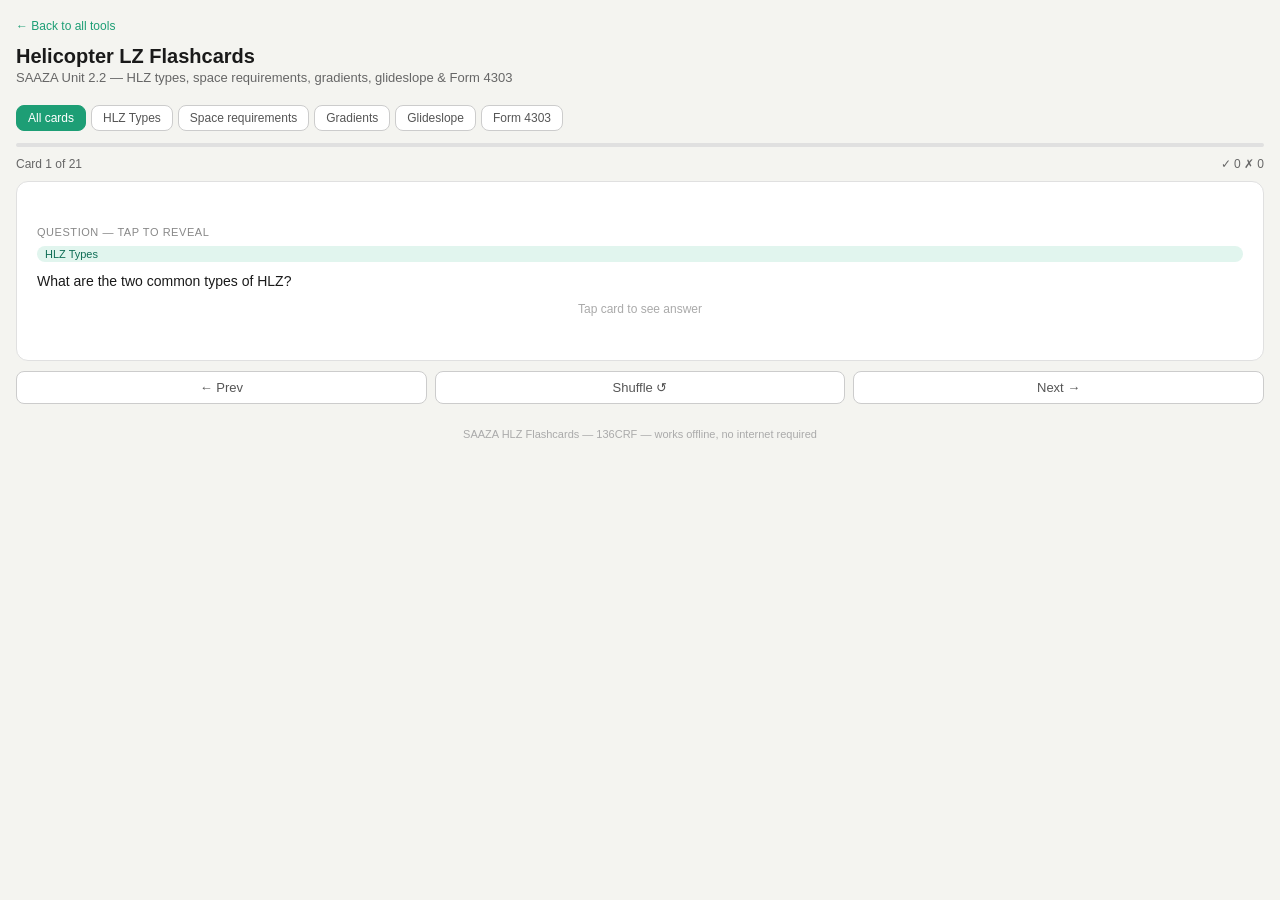
<file: SAAZA_HLZ_Flashcards.html>
<!DOCTYPE html>
<html lang="en">
<head>
<meta charset="UTF-8"/>
<meta name="viewport" content="width=device-width, initial-scale=1.0"/>
<title>SAAZA HLZ Flashcards</title>
<style>
*{box-sizing:border-box;margin:0;padding:0}
body{font-family:-apple-system,BlinkMacSystemFont,"Segoe UI",Arial,sans-serif;background:#f4f4f0;color:#1a1a1a;padding:1rem;min-height:100vh}
a.back{display:inline-block;font-size:12px;color:#1D9E75;text-decoration:none;margin-bottom:12px}
h1{font-size:20px;font-weight:600;margin-bottom:2px}
.sub{font-size:13px;color:#666;margin-bottom:1.25rem}
.tnav{display:flex;flex-wrap:wrap;gap:5px;margin-bottom:12px}
.tb{padding:5px 11px;border:1px solid #ccc;border-radius:8px;background:#fff;cursor:pointer;font-size:12px;color:#555}
.tb.on{background:#1D9E75;color:#fff;border-color:#1D9E75;font-weight:500}
.prog{font-size:12px;color:#666;display:flex;justify-content:space-between;margin-bottom:10px}
.bar{height:4px;background:#e0e0e0;border-radius:2px;margin-bottom:10px;overflow:hidden}
.fill{height:100%;background:#1D9E75;border-radius:2px;transition:width .3s}
.card{border:1px solid #e0e0e0;border-radius:12px;padding:1.25rem;min-height:180px;display:flex;flex-direction:column;justify-content:center;cursor:pointer;background:#fff;margin-bottom:10px}
.card.ans{border-color:#1D9E75}
.clabel{font-size:11px;color:#888;margin-bottom:8px;text-transform:uppercase;letter-spacing:.05em}
.clabel.g{color:#1D9E75}
.tag{display:inline-block;font-size:11px;padding:2px 8px;border-radius:8px;margin-bottom:8px}
.td{background:#E1F5EE;color:#0F6E56}
.tp{background:#EEEDFE;color:#3C3489}
.tg{background:#FAEEDA;color:#633806}
.tm{background:#E6F1FB;color:#0C447C}
.ctext{font-size:14px;color:#1a1a1a;line-height:1.6;white-space:pre-line}
.hint{font-size:12px;color:#aaa;margin-top:10px;text-align:center}
.brow{display:grid;grid-template-columns:1fr 1fr 1fr;gap:8px;margin-bottom:10px}
.fb{padding:8px;border:1px solid #ccc;border-radius:8px;background:#fff;cursor:pointer;font-size:13px;color:#555}
.fb.ok{background:#EAF3DE;color:#27500A;border-color:#639922}
.fb.no{background:#FCEBEB;color:#791F1F;border-color:#E24B4A}
.nav{display:flex;gap:8px;margin-bottom:1rem}
.done{background:#f7f7f5;border-radius:12px;padding:1rem;text-align:center;display:none;margin-top:1rem}
.footer{text-align:center;font-size:11px;color:#aaa;margin-top:1.5rem;padding-bottom:1rem}
</style>
</head>
<body>
<a class="back" href="index.html">← Back to all tools</a>
<h1>Helicopter LZ Flashcards</h1>
<p class="sub">SAAZA Unit 2.2 — HLZ types, space requirements, gradients, glideslope & Form 4303</p>
<div class="tnav">
<button class="tb on" onclick="setT('all',this)">All cards</button>
<button class="tb" onclick="setT('types',this)">HLZ Types</button>
<button class="tb" onclick="setT('space',this)">Space requirements</button>
<button class="tb" onclick="setT('grad',this)">Gradients</button>
<button class="tb" onclick="setT('glide',this)">Glideslope</button>
<button class="tb" onclick="setT('form',this)">Form 4303</button>
</div>
<div class="bar"><div class="fill" id="fill" style="width:0%"></div></div>
<div class="prog"><span id="pr">Card 1</span><span id="sc">✓ 0  ✗ 0</span></div>
<div class="card" id="cf" onclick="flip()">
<div class="clabel">Question — tap to reveal</div>
<div class="tag" id="tg"></div>
<div class="ctext" id="cq"></div>
<div class="hint">Tap card to see answer</div>
</div>
<div class="card ans" id="cb" onclick="flip()" style="display:none">
<div class="clabel g">Answer — tap to go back</div>
<div class="ctext" id="ca"></div>
</div>
<div class="brow" id="br" style="display:none">
<button class="fb no" onclick="mark(0)">✗ Missed</button>
<button class="fb" onclick="mark(2)">→ Skip</button>
<button class="fb ok" onclick="mark(1)">✓ Got it</button>
</div>
<div class="nav">
<button class="fb" style="flex:1" onclick="go(-1)">← Prev</button>
<button class="fb" style="flex:1" onclick="shuf()">Shuffle ↺</button>
<button class="fb" style="flex:1" onclick="go(1)">Next →</button>
</div>
<div class="done" id="dn">
<div style="font-size:15px;font-weight:600;margin-bottom:6px">Deck complete!</div>
<div style="font-size:13px;color:#666" id="fs"></div>
<button class="fb" style="margin-top:10px" onclick="restart()">Restart ↺</button>
</div>
<div class="footer">SAAZA HLZ Flashcards — 136CRF — works offline, no internet required</div>
<script>
var D=[
{t:'types',q:'What are the two common types of HLZ?',a:'Hasty — located in forward battle areas, requires no construction\nPre-planned — construction limited to what is required for safety/efficiency in adverse weather'},
{t:'types',q:'What is the survey principle for HLZ size?',a:'Always survey for the MAXIMUM size and/or number of helicopters the area will support'},
{t:'types',q:'What obstacles are of concern in an HLZ survey?',a:'ALL obstacles within the immediate HLZ area'},
{t:'types',q:'What should the HLZ survey recommend regarding axes?',a:'Give recommended approach AND departure axis\nList any quadrants that may restrict approach/departure'},
{t:'space',q:'How is blade clearance spacing determined between multiple helicopters?',a:'Two-rotor blade lengths spacing required for blade clearance between aircraft\nSingle-rotor blade length clearance between each additional helicopter'},
{t:'space',q:'Single LZ size for AH-1Z, AH-1W, or UH-1Y?',a:'Rotor length: 48\'\nSingle LZ: 100\'×100\' day AND night'},
{t:'space',q:'Single LZ size for CH-53?',a:'Rotor length: 79\'\nSingle LZ: 100\'×120\' day AND night\nSection: 250\'×270\''},
{t:'space',q:'Single LZ size for MV-22?',a:'Rotor length: 85\'\nSingle LZ: 100\'×120\' day\nSection: 250\'×270\' day / 310\'×330\' night\nRVL: 200\'×200\' day / 600\'×600\' night'},
{t:'grad',q:'How is longitudinal gradient direction determined for an HLZ?',a:'From the end of the HLZ where the NOSE of the aircraft will point when landing, to the end where the TAIL will point'},
{t:'grad',q:'How is transverse gradient direction determined for an HLZ?',a:'From the pilot\'s right to left'},
{t:'grad',q:'What is the maximum safe landing slope for a helicopter?',a:'7 degrees — avoid slopes exceeding 7°\nAlways avoid landing aircraft downslope on sideslopes'},
{t:'glide',q:'What is the minimum glideslope for ALL helicopters?',a:'10:1 ratio (5.70°)\nThe landing point should be a distance 10 times as far from the highest obstacle'},
{t:'glide',q:'How do you calculate a glideslope ratio from an obstacle?',a:'Run ÷ Rise = ratio\nExample: 300\' run ÷ 30\' obstacle = 10:1 ratio'},
{t:'glide',q:'What does a 7.14:1 glideslope mean?',a:'For every 7.14 feet of horizontal distance there is 1 foot of rise\nIf obstacle is 35\' tall, landing point must be at least 250\' away (35 × 7.14)'},
{t:'form',q:'What form is used for an HLZ survey?',a:'AF IMT 4303 — Helicopter Landing Zone Form'},
{t:'form',q:'What goes in Block 6 of AF IMT 4303?',a:'Approach and Departure information — axes, ratios, and any restricted quadrants'},
{t:'form',q:'What goes in Block 7 of AF IMT 4303?',a:'Coordinates — WGS-84 for GPS derived (almost always)\nLat/long to nearest 1/1000th minute'},
{t:'form',q:'What goes in Block 8 of AF IMT 4303?',a:'8A/B: LZ Dimensions\n8C: Elevation in feet MSL\n8D: Maximum T/M/S of requesting agency\n8E: Obstructions to approach and departure\n8F: LZ slope from approach angle'},
{t:'form',q:'What goes in Block 9 of AF IMT 4303?',a:'Describe items from Block 8E and other concerns — obstruction radials, heights, surface conditions'},
{t:'form',q:'What must the HLZ diagram show?',a:'All obstructions with distances and heights, approach/departure axes, scale, north arrow, and magnetic variation'},
{t:'form',q:'How are obstructions described on the 4303?',a:'By radial and height\nExample: "45\' palm trees from 310 radial to 035 radial"'},
];
var TG={types:'td',space:'tp',grad:'tg',glide:'tm',form:'td'};
var TL={types:'HLZ Types',space:'Space Requirements',grad:'Gradients',glide:'Glideslope',form:'Form 4303'};
var deck=[],idx=0,flipped=false,cor=0,wrg=0,topic='all';
function build(){deck=topic==='all'?D.slice():D.filter(function(c){return c.t===topic;});idx=0;cor=0;wrg=0;show();}
function setT(t,b){topic=t;document.querySelectorAll('.tb').forEach(function(x){x.classList.remove('on');});b.classList.add('on');build();}
function show(){
var done=idx>=deck.length;
document.getElementById('dn').style.display=done?'block':'none';
document.getElementById('cf').style.display=done?'none':'flex';
document.getElementById('cb').style.display='none';
document.getElementById('br').style.display='none';
flipped=false;
if(done){document.getElementById('fs').textContent='✓ '+cor+' correct   ✗ '+wrg+' missed   → '+(deck.length-cor-wrg)+' skipped';return;}
var c=deck[idx];
document.getElementById('cq').textContent=c.q;
document.getElementById('ca').textContent=c.a;
document.getElementById('tg').textContent=TL[c.t];
document.getElementById('tg').className='tag '+TG[c.t];
document.getElementById('pr').textContent='Card '+(idx+1)+' of '+deck.length;
document.getElementById('sc').textContent='✓ '+cor+'  ✗ '+wrg;
document.getElementById('fill').style.width=(deck.length>0?Math.round(cor/deck.length*100):0)+'%';
}
function flip(){flipped=!flipped;document.getElementById('cf').style.display=flipped?'none':'flex';document.getElementById('cb').style.display=flipped?'flex':'none';document.getElementById('br').style.display=flipped?'grid':'none';}
function mark(r){if(r===1)cor++;else if(r===0)wrg++;idx++;show();}
function go(d){var n=idx+d;if(n>=0&&n<deck.length){idx=n;flipped=false;show();}}
function shuf(){for(var i=deck.length-1;i>0;i--){var j=Math.floor(Math.random()*(i+1));var tmp=deck[i];deck[i]=deck[j];deck[j]=tmp;}idx=0;cor=0;wrg=0;show();}
function restart(){idx=0;cor=0;wrg=0;document.getElementById('dn').style.display='none';show();}
build();
</script>
</body>
</html>
</file>
